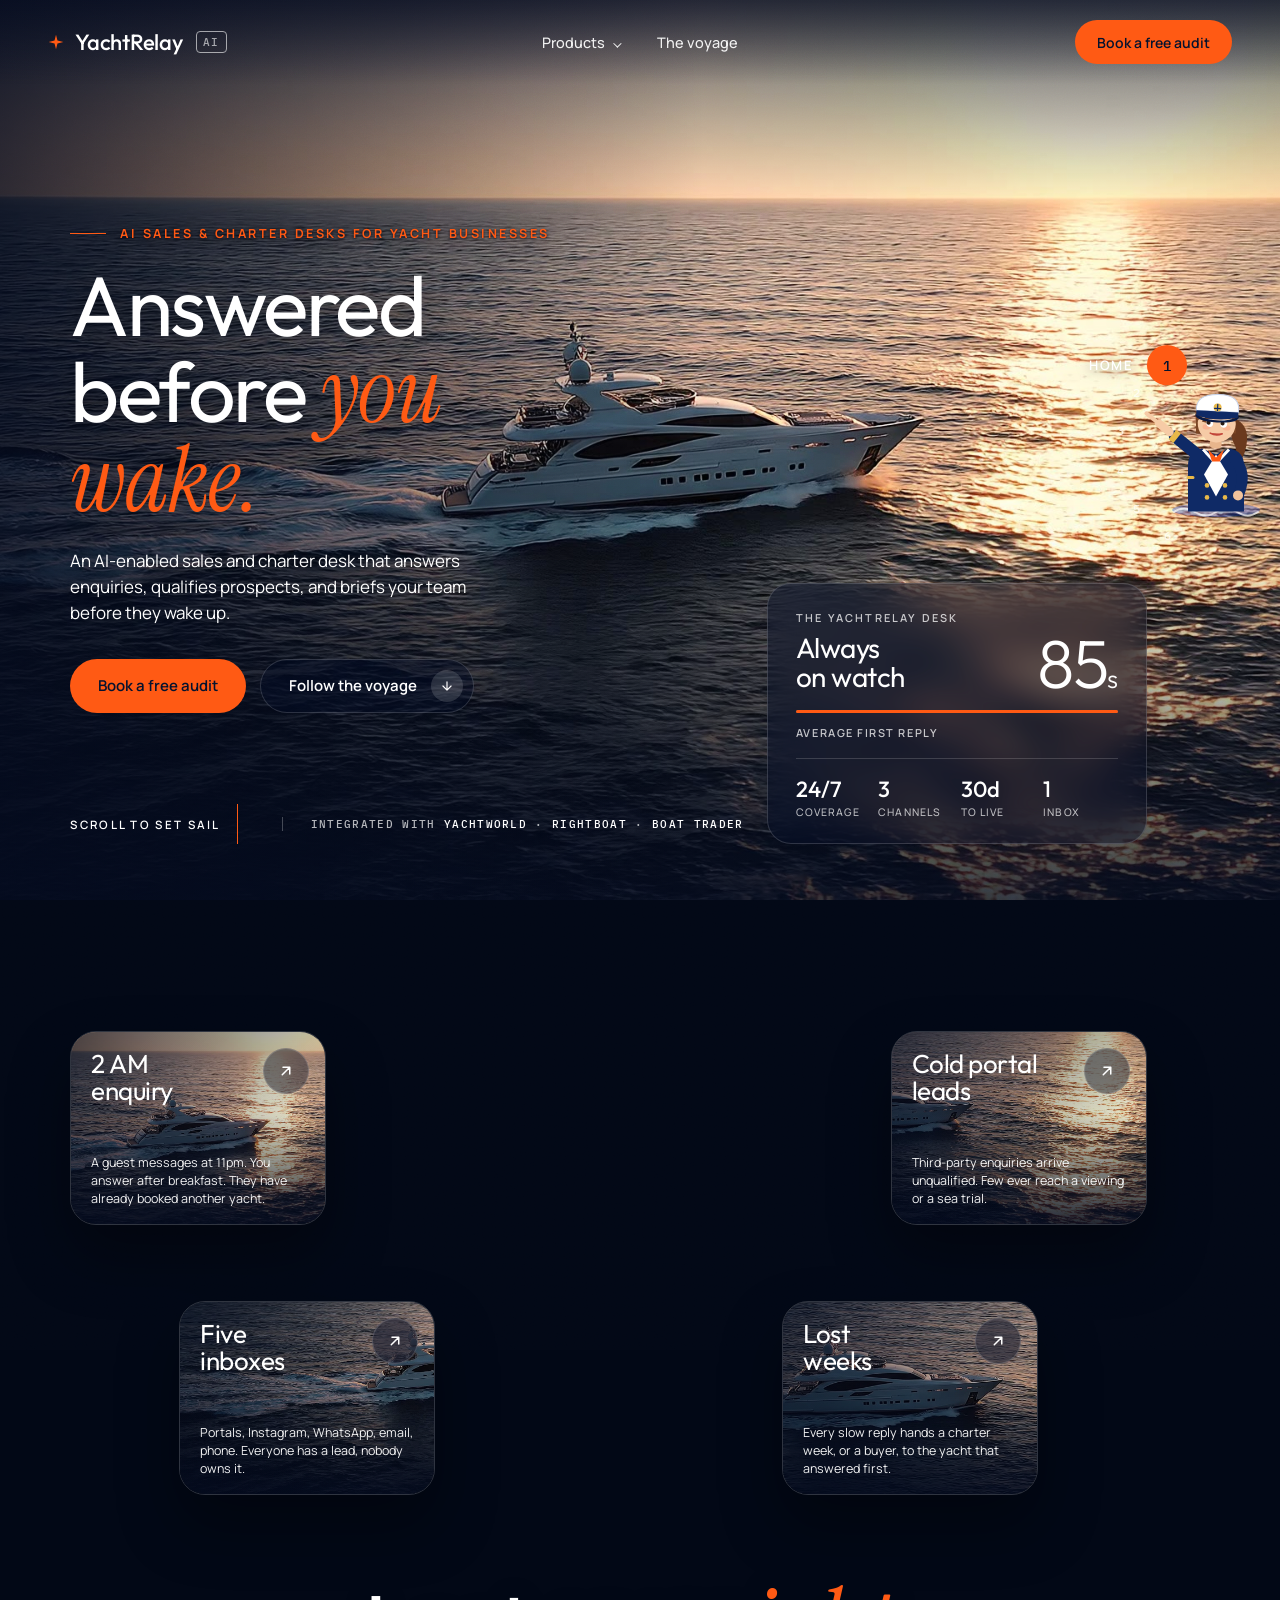
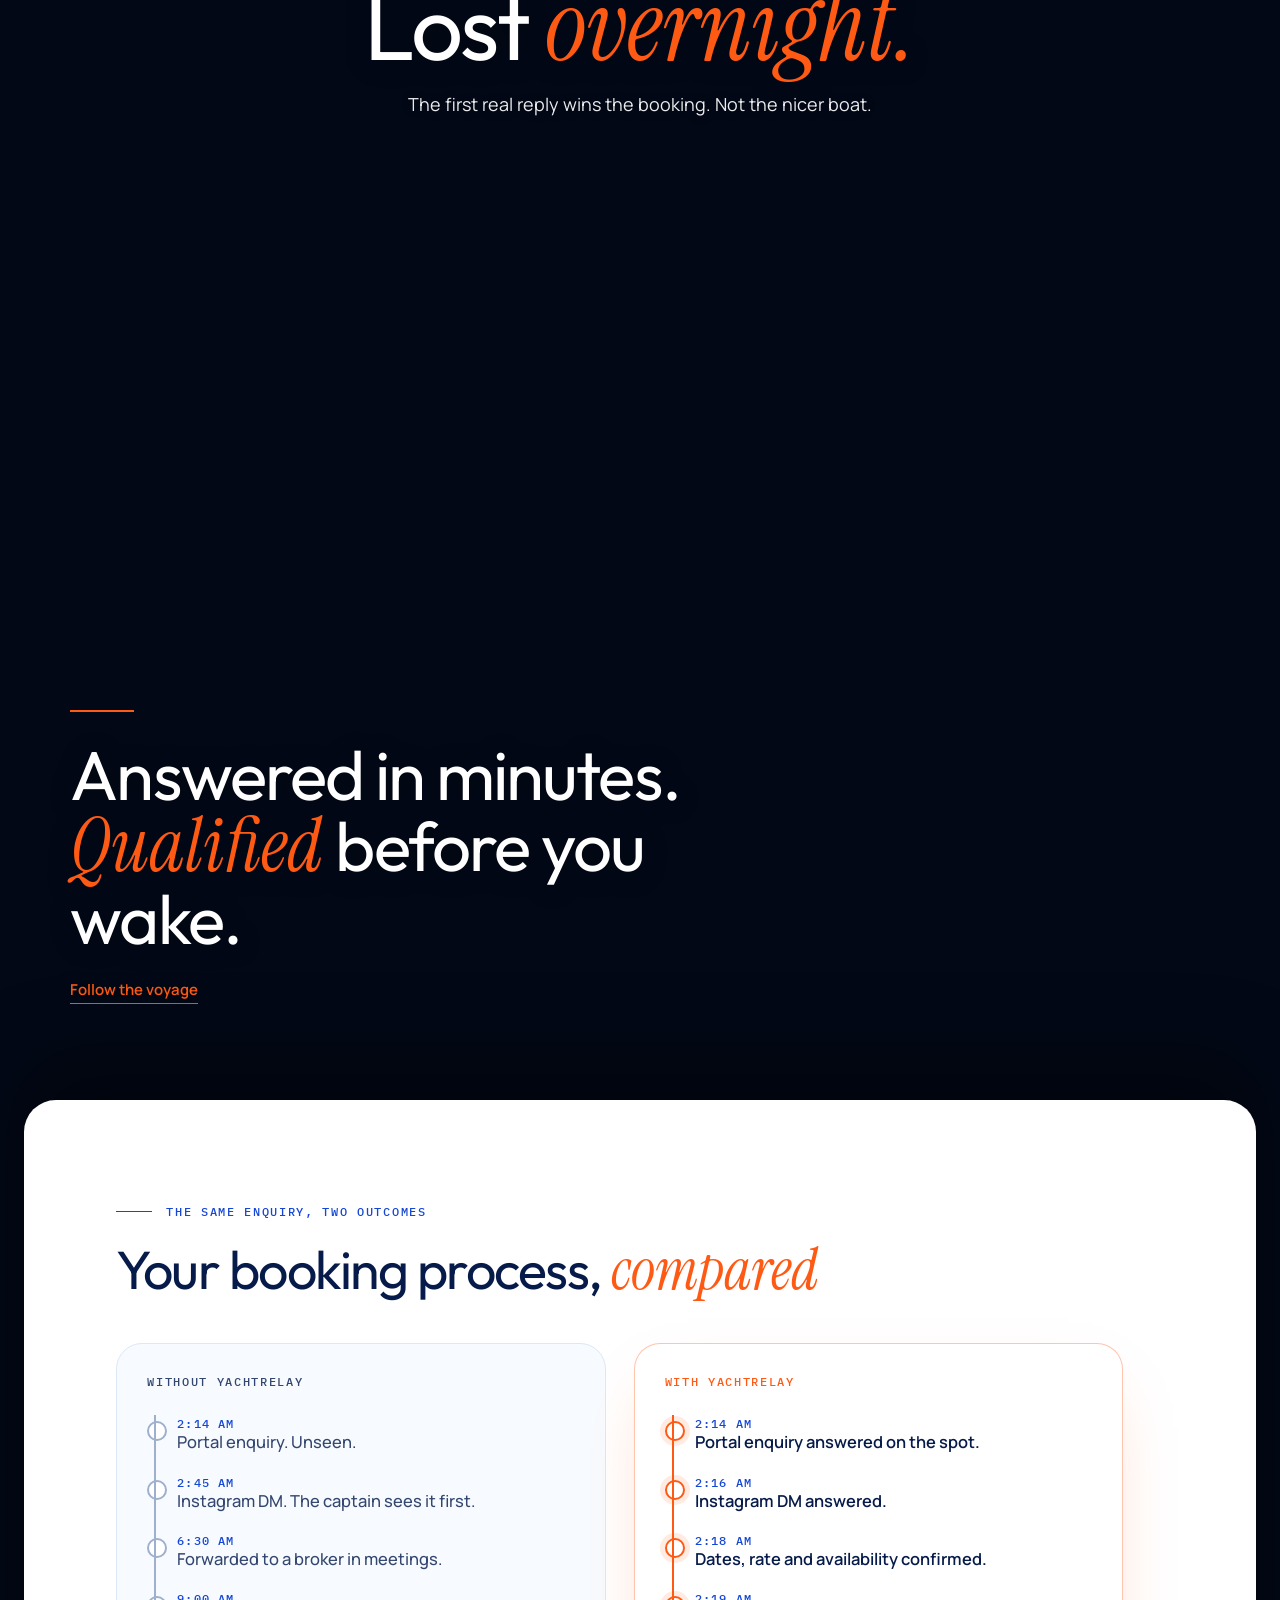
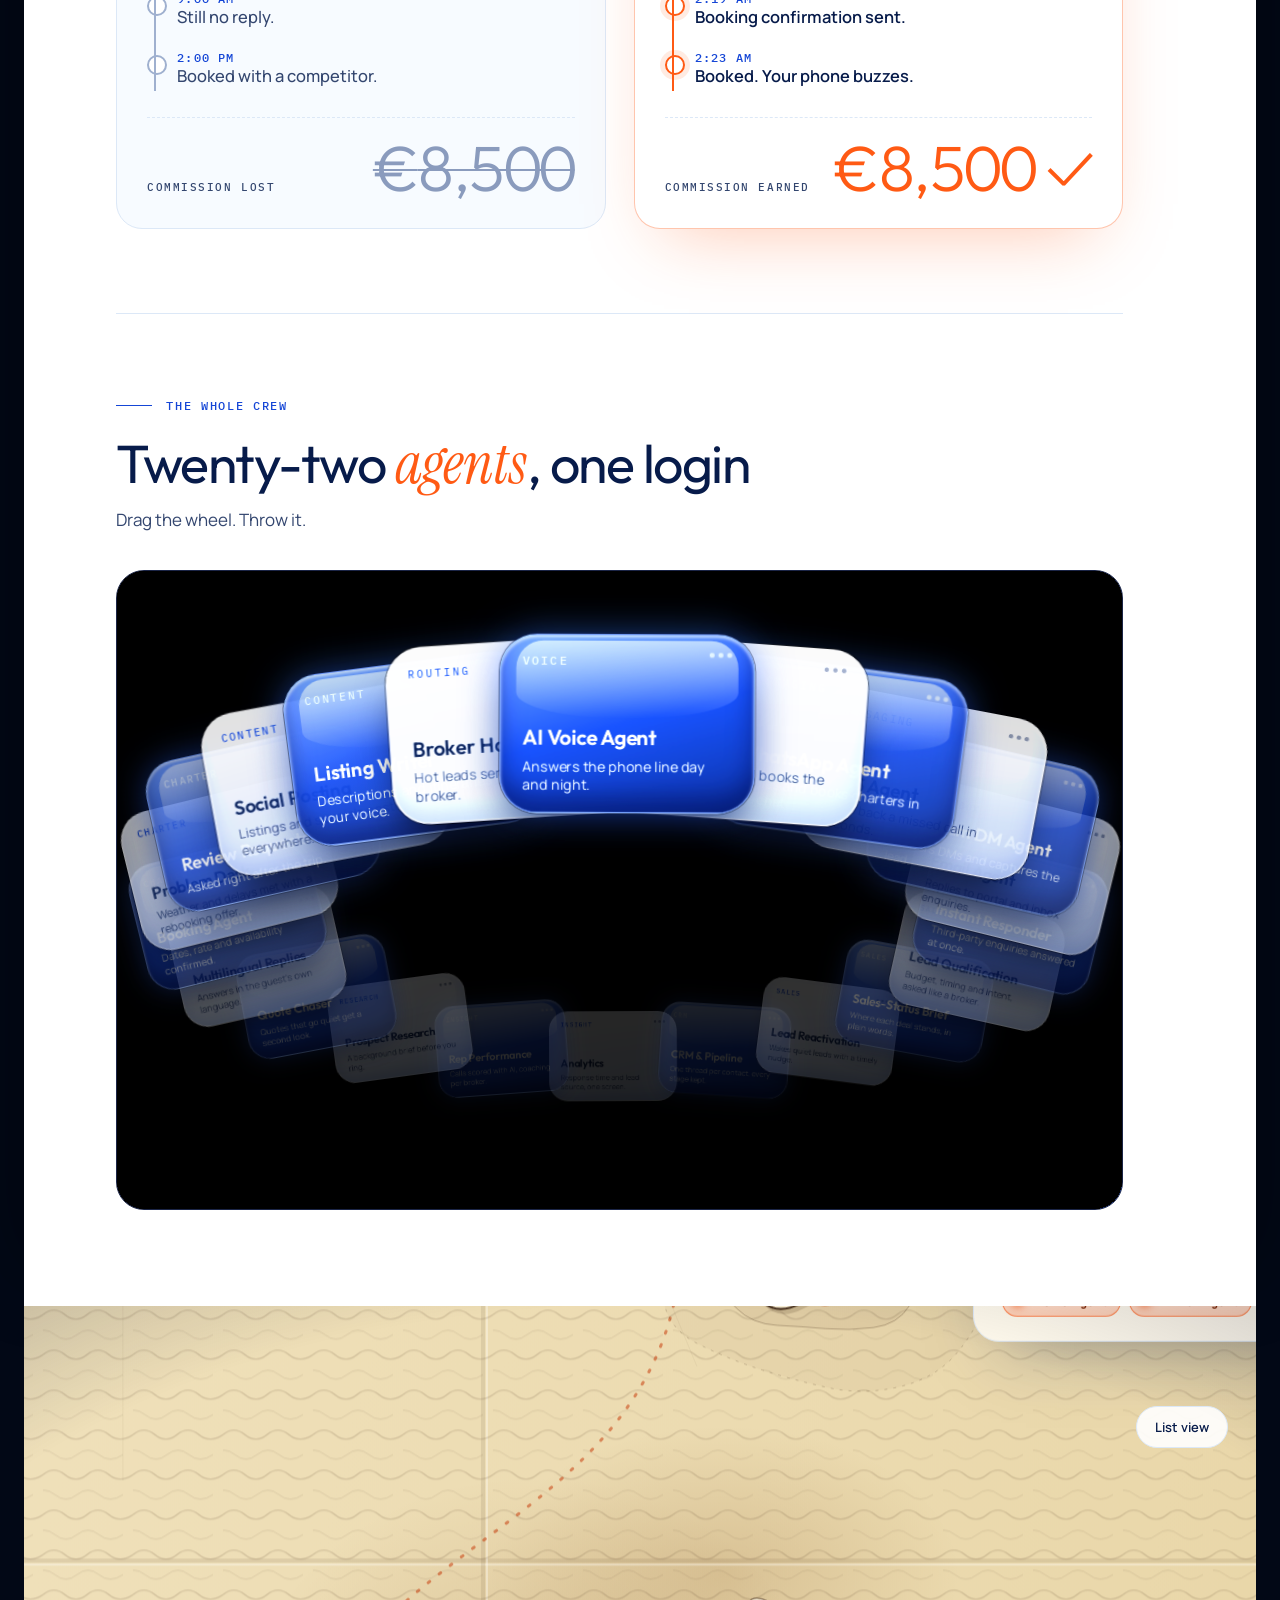
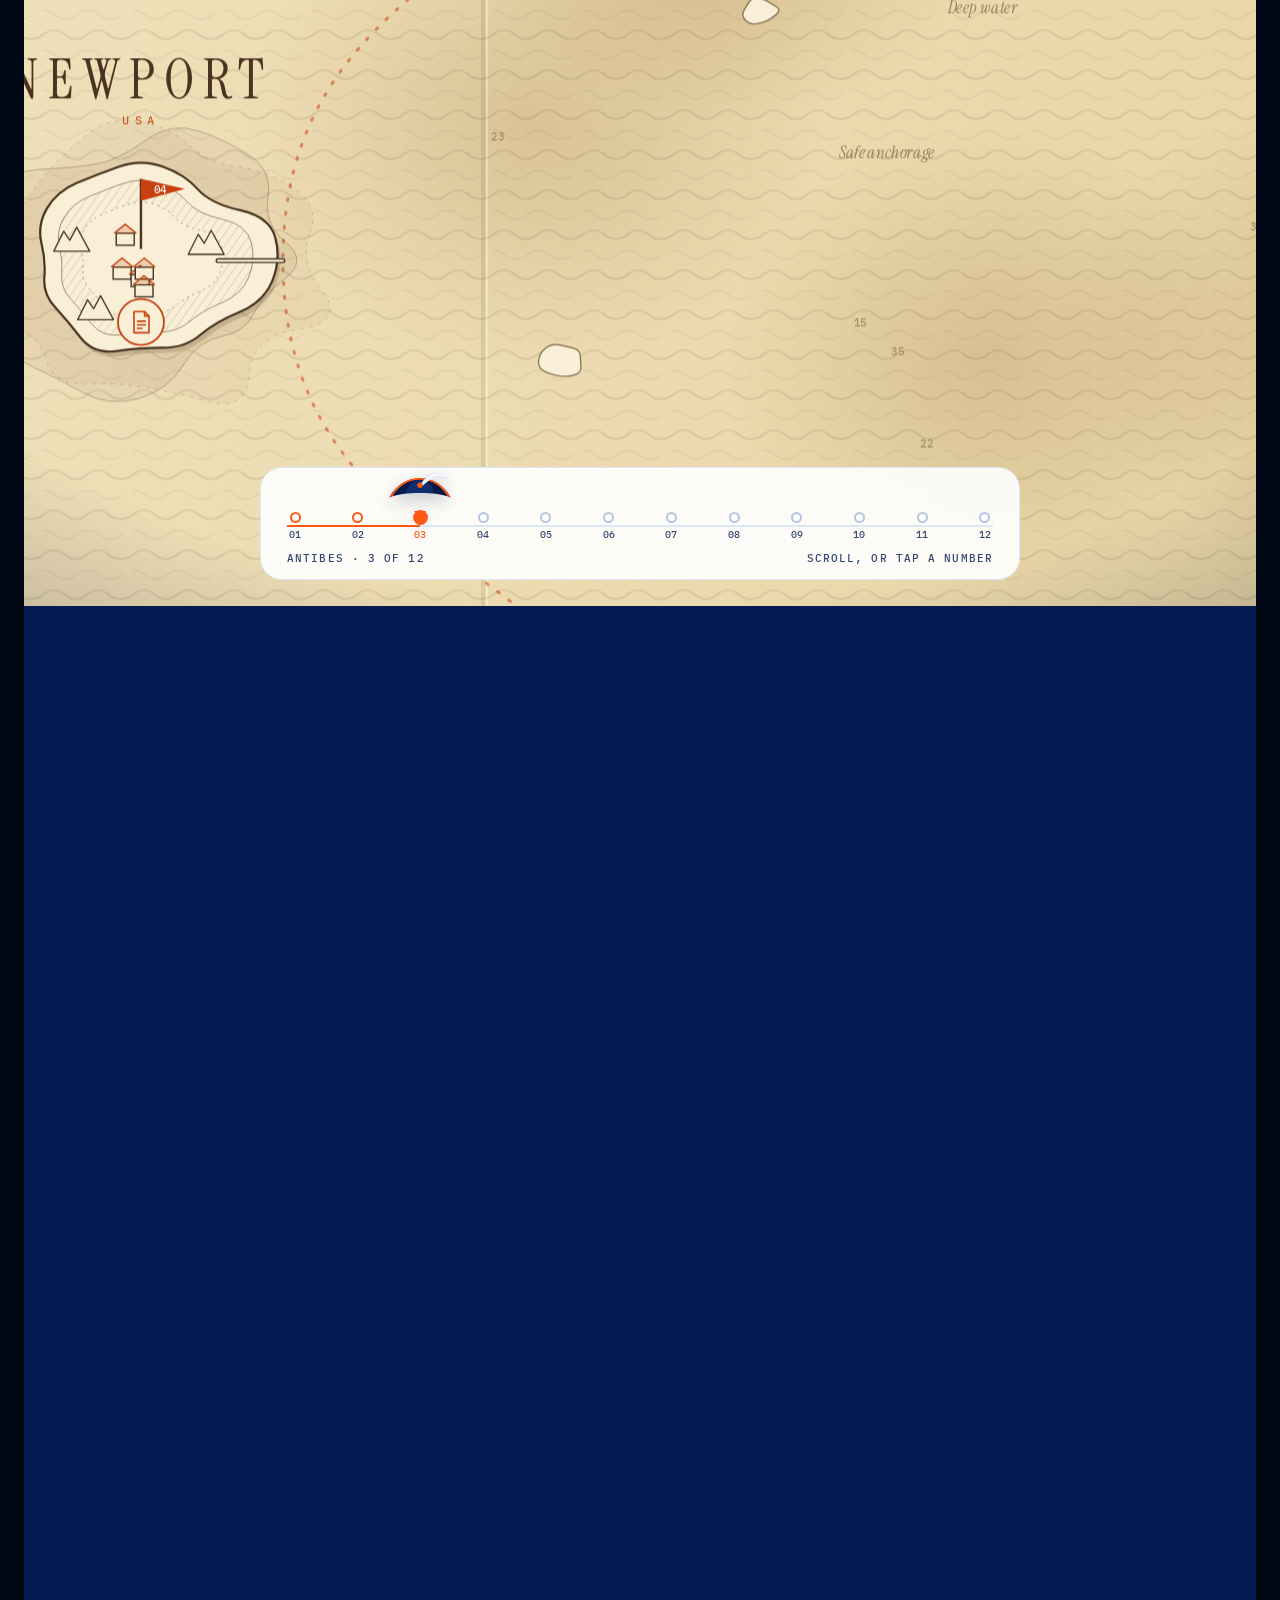
<file: index.html>
<!DOCTYPE html>
<html lang="en">
<head>
<meta charset="UTF-8">
<meta name="viewport" content="width=device-width, initial-scale=1">
<title>YachtRelay AI — AI Sales &amp; Charter Desks For Yacht Businesses</title>
<meta name="description" content="An AI-enabled sales and charter desk that answers enquiries, qualifies prospects, and briefs your team before they wake up. Built for yacht brokers, charter operators and management houses.">
<meta name="robots" content="index, follow">
<link rel="canonical" href="https://yachtrelayai.com/">
<meta property="og:type" content="website">
<meta property="og:title" content="YachtRelay AI — AI Sales &amp; Charter Desks For Yacht Businesses">
<meta property="og:description" content="An AI-enabled sales and charter desk that answers enquiries, qualifies prospects, and briefs your team before they wake up.">
<meta property="og:image" content="https://yachtrelayai.com/assets/voyage/yacht-poster.jpg">
<meta name="twitter:card" content="summary_large_image">
<link rel="icon" type="image/svg+xml" href="assets/img/favicon.svg">
<script type="application/ld+json">{"@context":"https://schema.org","@type":"Organization","name":"YachtRelay AI","url":"https://yachtrelayai.com/","email":"sovon@aimamoth.com","telephone":"+1-917-540-6222","sameAs":["https://www.linkedin.com/in/sovonshaik/"],"description":"AI sales and charter desks for yacht charter companies, brokerages and management houses."}</script>
<link rel="preconnect" href="https://fonts.googleapis.com">
<link rel="preconnect" href="https://fonts.gstatic.com" crossorigin>
<link href="https://fonts.googleapis.com/css2?family=Outfit:wght@300;400;500;600&family=Instrument+Serif:ital@0;1&family=Manrope:wght@400;500;600;700&family=IBM+Plex+Mono:wght@400;500&display=swap" rel="stylesheet">
<style>
:root{
  --accent:#FF5A14; --ink:#04122E; --white:#fff;
  --blue:#1546D6; --sheet-ink:#071B4A; --soft:#33466F; --hair:#DCE8F7; --paper:#F7FBFF;
  --display:'Outfit','Helvetica Neue',Arial,sans-serif;
  --serif:'Instrument Serif','Iowan Old Style',Georgia,serif;
  --sans:'Manrope','Helvetica Neue',Arial,sans-serif;
  --mono:'IBM Plex Mono',ui-monospace,Menlo,monospace;
  --mL:clamp(20px,5.5vw,80px); --mR:clamp(20px,10.4vw,150px);
  --glass:rgba(4,14,38,.42);
  --ease:cubic-bezier(.2,.7,.2,1);
}
*{box-sizing:border-box;margin:0;padding:0}
html{scroll-behavior:smooth;scroll-snap-type:y proximity;-webkit-text-size-adjust:100%}
body{background:#020816;color:var(--white);font-family:var(--sans);font-size:16px;line-height:1.55;overflow-x:hidden}
a{color:inherit;text-decoration:none}
img,video{display:block;max-width:100%}
button,input,select,textarea{font:inherit;color:inherit}
:focus-visible{outline:2px solid var(--accent);outline-offset:3px}
em{font-family:var(--serif);font-style:italic;font-weight:400;color:var(--accent);font-size:1.08em;letter-spacing:0}
.glass{background:var(--glass);-webkit-backdrop-filter:blur(18px) saturate(120%);backdrop-filter:blur(18px) saturate(120%);border:1px solid rgba(255,255,255,.16)}

/* ---------- the boat: fixed video + scrim + grain ---------- */
.bg{position:fixed;inset:0;z-index:0;background:#020816}
.bg video{position:absolute;inset:0;width:100%;height:100%;object-fit:cover;object-position:50% 50%}
.scrim{position:absolute;inset:0;pointer-events:none;background:
  linear-gradient(90deg,rgba(3,10,30,.78) 0,rgba(3,10,30,.35) 32%,transparent 55%),
  linear-gradient(0deg,rgba(3,10,30,.8) 0,transparent 38%),
  linear-gradient(180deg,rgba(3,10,30,.7) 0,transparent 22%)}
.grain{position:fixed;inset:-50%;z-index:1;pointer-events:none;opacity:.07;mix-blend-mode:overlay;background-image:url("data:image/svg+xml;utf8,<svg xmlns='http://www.w3.org/2000/svg' width='160' height='160'><filter id='n'><feTurbulence type='fractalNoise' baseFrequency='.9' numOctaves='2' stitchTiles='stitch'/></filter><rect width='100%' height='100%' filter='url(%23n)'/></svg>")}
.prog{position:fixed;left:0;top:0;height:2px;width:100%;z-index:40;background:var(--accent);transform:scaleX(0);transform-origin:left;pointer-events:none}
#water{position:fixed;inset:0;width:100%;height:100%;z-index:25;pointer-events:none}

/* ---------- header: a wordmark, three words, one button ---------- */
header{position:fixed;top:0;left:0;right:0;height:84px;padding:0 48px;z-index:30;display:flex;align-items:center;justify-content:space-between}
header::before{content:"";position:absolute;inset:0;z-index:-1;pointer-events:none;background:linear-gradient(rgba(3,10,30,.55),rgba(3,10,30,0));transition:opacity .35s}
header::after{content:"";position:absolute;left:0;right:0;bottom:0;height:1px;background:var(--hair);opacity:0;transition:opacity .35s}
.mark{display:flex;align-items:center;gap:11px;font:500 22px/1 var(--display);letter-spacing:-.01em}
.mark svg{width:16px;height:16px;color:var(--accent)}
.mark small{font:500 11px var(--mono);letter-spacing:.14em;opacity:.6;margin-left:2px;padding:3px 6px;border:1px solid currentColor;border-radius:4px}
.nav{position:absolute;left:50%;transform:translateX(-50%);display:flex;gap:38px;align-items:center}
.nav>a,.nav>.dd>button{position:relative;font:500 14.5px var(--sans);background:none;border:0;cursor:pointer;padding:8px 0;color:inherit;opacity:.92;transition:color .25s}
.nav>a::after,.nav>.dd>button::before{content:"";position:absolute;left:0;right:0;bottom:2px;height:1px;background:var(--accent);transform:scaleX(0);transform-origin:left;transition:transform .35s var(--ease)}
.nav>a:hover::after,.dd:hover>button::before,.dd:focus-within>button::before{transform:scaleX(1)}
.dd{position:relative}
.dd>button::after{content:"";display:inline-block;width:5px;height:5px;border-right:1.5px solid currentColor;border-bottom:1.5px solid currentColor;transform:rotate(45deg) translateY(-2px);margin-left:8px}
.menu{position:absolute;top:calc(100% + 12px);left:50%;transform:translate(-50%,8px);width:310px;border-radius:18px;padding:8px;background:#fff;color:var(--sheet-ink);box-shadow:0 30px 70px -20px rgba(7,27,74,.35);border:1px solid var(--hair);opacity:0;visibility:hidden;transition:.25s var(--ease)}
.dd:hover .menu,.dd:focus-within .menu{opacity:1;visibility:visible;transform:translate(-50%,0)}
.menu a{display:block;padding:13px 15px;border-radius:12px;transition:background .2s}
.menu a:hover{background:var(--paper)}
.menu b{display:block;font:600 14px var(--sans)}
.menu span{display:block;font-size:13px;color:var(--soft);margin-top:2px;line-height:1.4}
.cta{display:inline-flex;align-items:center;height:44px;padding:0 22px;border-radius:999px;background:var(--accent);color:var(--ink);font:600 14px var(--sans);transition:transform .25s var(--ease),box-shadow .25s}
.cta:hover{transform:translateY(-2px);box-shadow:0 14px 30px -12px rgba(255,90,20,.8)}
body.light header{color:var(--sheet-ink)}
body.light header::before{background:linear-gradient(#fff 55%,rgba(255,255,255,0))}
body.light header::after{opacity:1}

/* ---------- the helm: a tricorn that points at the section you are in ---------- */
.dial{position:fixed;right:20px;top:calc(50% - 130px);width:262px;height:260px;z-index:30;list-style:none;transition:opacity .4s}
body.in-voyage .dial{opacity:0;pointer-events:none}
.dial #vortex{position:absolute;left:0;top:0;width:262px;height:260px;pointer-events:none}
.dial .hub{position:absolute;left:218px;top:130px;width:84px;height:84px;margin:-42px 0 0 -42px;border-radius:50%;display:grid;place-items:center;transition:background .3s,border-color .3s}
.dial .hub svg{width:56px;height:32px;overflow:visible}
.dial .ring{position:absolute;left:218px;top:130px;width:200px;height:200px;margin:-100px 0 0 -100px;border-radius:50%;border:1px dashed rgba(255,255,255,.2);pointer-events:none}
.dial .needle{position:absolute;left:218px;top:130px;width:0;height:0;transition:transform .9s cubic-bezier(.3,1.35,.4,1)}
.dial .needle i{position:absolute;left:-92px;top:-1px;width:46px;height:2px;background:linear-gradient(270deg,var(--accent),rgba(255,90,20,0))}
.dial .needle i::before{content:"";position:absolute;left:-7px;top:-5px;border:6px solid transparent;border-right:10px solid var(--accent);border-left:0}
.dial li{position:absolute;left:218px;top:130px;width:0;height:0;transform:rotate(var(--p)) translateX(-98px) rotate(calc(var(--p) * -1))}
.dial li a{position:absolute;left:0;top:0;transform:translate(-50%,-50%);display:flex;align-items:center;justify-content:center;width:34px;height:34px;border-radius:50%;font:500 12px var(--mono);color:rgba(255,255,255,.66);transition:color .3s,background .3s,transform .5s var(--ease)}
.dial li a:hover{color:#fff}
.dial li a.on{color:var(--ink);background:var(--accent);transform:translate(-50%,-50%) scale(1.18)}
.dial li a span{position:absolute;right:calc(100% + 12px);top:50%;transform:translate(8px,-50%);font:600 11px var(--sans);letter-spacing:.14em;text-transform:uppercase;color:#fff;white-space:nowrap;opacity:0;transition:.4s var(--ease);text-shadow:0 1px 10px rgba(0,0,0,.5)}
.dial li a.on span{opacity:1;transform:translate(0,-50%)}
body.light .dial #vortex{position:absolute;left:0;top:0;width:262px;height:260px;pointer-events:none}
.dial .hub{background:rgba(255,255,255,.96);border-color:var(--hair);-webkit-backdrop-filter:none;backdrop-filter:none;box-shadow:0 10px 30px rgba(7,27,74,.12)}
body.light .dial .ring{border-color:rgba(7,27,74,.14)}
body.light .dial li a{color:rgba(7,27,74,.5)}
body.light .dial li a.on{color:#fff}
body.light .dial li a span{color:var(--sheet-ink);text-shadow:none}

/* ---------- screens over the video ---------- */
.screen{position:relative;z-index:10;height:100vh;min-height:760px;scroll-snap-align:start}
.abs{position:absolute}
.eyebrow{display:flex;align-items:center;gap:14px;color:var(--accent);text-shadow:0 0 18px rgba(3,10,30,.95),0 1px 3px rgba(3,10,30,.9);font:700 12.5px var(--sans);letter-spacing:.2em;text-transform:uppercase;margin-bottom:22px}
.eyebrow::before{content:"";width:36px;height:1px;background:currentColor;flex-shrink:0}
h1,h2{font-family:var(--display);font-weight:400;text-shadow:0 2px 24px rgba(0,0,0,.35)}
h1{font-size:clamp(50px,min(6.6vw,10vh),92px);line-height:.98;letter-spacing:-.03em}
h2{font-size:clamp(42px,5vw,74px);line-height:1;letter-spacing:-.028em}
.lede{font-size:17px;opacity:.92;max-width:430px;margin-top:22px;text-shadow:0 1px 14px rgba(0,0,0,.4)}
.btns{display:flex;flex-wrap:wrap;gap:14px;margin-top:32px}
.pill{display:inline-flex;align-items:center;gap:14px;height:54px;padding:0 28px;border-radius:999px;font:600 15px var(--sans);transition:transform .25s var(--ease),filter .25s}
.pill:hover{transform:translateY(-2px)}
.pill.solid{background:var(--accent);color:var(--ink)}
.pill.solid:hover{filter:brightness(1.08)}
.pill.ghost{padding:0 10px 0 28px}
.pill .c{width:32px;height:32px;border-radius:50%;background:rgba(255,255,255,.14);display:grid;place-items:center}
.pill .c svg{width:14px;height:14px}
.integr{margin:0 0 0 28px;padding-left:28px;border-left:1px solid rgba(255,255,255,.25);font:500 11px var(--mono);letter-spacing:.12em;text-transform:uppercase;color:rgba(255,255,255,.7)}
.integr b{color:#fff;font-weight:500}

/* 01 hero */
.hero-copy{left:var(--mL);top:clamp(150px,25vh,230px);width:min(560px,80vw)}
.card-stat{right:var(--mR);bottom:56px;width:380px;border-radius:24px;padding:26px 28px 24px}
.card-stat .lab{font:600 11px var(--sans);letter-spacing:.2em;text-transform:uppercase;opacity:.75}
.card-stat .row{display:flex;justify-content:space-between;align-items:flex-start;margin:8px 0 16px}
.card-stat .nm{font:400 28px/1.05 var(--display);letter-spacing:-.02em}
.card-stat .big{font:300 68px/.9 var(--display);letter-spacing:-.04em}
.card-stat .big small{font-size:26px;letter-spacing:0}
.track{height:3px;border-radius:3px;background:rgba(255,255,255,.18);overflow:hidden}
.track i{display:block;height:100%;width:100%;background:var(--accent);transform-origin:left;animation:fill 2.4s .9s var(--ease) both}
@keyframes fill{from{transform:scaleX(0)}}
.card-stat .sub{font:600 11px var(--sans);letter-spacing:.14em;text-transform:uppercase;opacity:.75;margin:12px 0 18px}
.stats{display:grid;grid-template-columns:repeat(4,1fr);gap:8px;border-top:1px solid rgba(255,255,255,.16);padding-top:16px}
.stats b{display:block;font:500 22px var(--display)}
.stats span{display:block;font:500 10.5px var(--sans);letter-spacing:.1em;text-transform:uppercase;opacity:.7;margin-top:2px}
.cue{left:var(--mL);bottom:56px;display:flex;align-items:center;gap:16px;font:600 11.5px var(--sans);letter-spacing:.2em;text-transform:uppercase}
.cue i{display:block;width:1px;height:40px;background:rgba(255,255,255,.25);position:relative;overflow:hidden}
.cue i::after{content:"";position:absolute;left:0;top:0;width:1px;height:100%;background:var(--accent);animation:drip 2.2s var(--ease) infinite}
@keyframes drip{0%{transform:translateY(-100%)}60%{transform:translateY(0)}100%{transform:translateY(100%)}}

/* 02 cost */
.fcard{width:clamp(220px,20vw,290px);aspect-ratio:29/22;border-radius:26px;overflow:hidden;border:1px solid rgba(255,255,255,.18);box-shadow:0 30px 60px rgba(0,0,0,.35);display:block}
.fcard img{position:absolute;inset:0;width:100%;height:100%;object-fit:cover;transition:transform .6s var(--ease)}
.fcard:hover img{transform:scale(1.06)}
.fcard::before{content:"";position:absolute;inset:0;z-index:1;background:linear-gradient(135deg,rgba(3,10,30,.72),rgba(3,10,30,.1) 70%),linear-gradient(0deg,rgba(3,10,30,.85),transparent 58%)}
.fcard .t{position:absolute;z-index:2;left:20px;top:18px;font:400 26px/1.05 var(--display);letter-spacing:-.02em}
.fcard .cap{position:absolute;z-index:2;left:20px;right:20px;bottom:16px;font-size:12.5px;line-height:1.42;opacity:.94}
.fcard .ar{position:absolute;z-index:2;right:16px;top:16px;width:46px;height:46px;border-radius:50%;display:grid;place-items:center}
.fcard .ar svg{width:18px;height:18px}
.c1{left:var(--mL);top:14.5%}.c2{left:calc(var(--mL) + 8.5vw);top:44.5%}
.c3{right:var(--mR);top:14.5%}.c4{right:calc(var(--mR) + 8.5vw);top:44.5%}
.mid{left:0;right:0;margin:0 auto;bottom:9%;width:min(900px,86vw);text-align:center}
.mid h2{font-size:clamp(60px,7.2vw,104px);line-height:.95}
.mid p{margin:18px auto 0;max-width:520px;font-size:18px;opacity:.92;text-shadow:0 1px 14px rgba(0,0,0,.4)}

/* 03 the reply */
.s3l{left:var(--mL);bottom:96px;width:min(780px,58vw)}
.s3l h2{font-size:clamp(46px,5.4vw,80px)}
.line{display:block;width:64px;height:2px;background:var(--accent);margin-bottom:28px;transform-origin:left}
.alink{display:inline-block;margin-top:26px;color:var(--accent);font:600 15px var(--sans);text-shadow:0 1px 14px rgba(3,10,30,.9);border-bottom:1px solid currentColor;padding-bottom:3px}
.alink:hover{filter:brightness(1.15)}

/* ---------- light sheets ---------- */
.sheet{position:relative;z-index:10;margin:0 24px;background:#fff;color:var(--sheet-ink);box-shadow:0 -40px 80px rgba(0,0,0,.4)}
.sheet.a{border-radius:32px 32px 0 0;padding:104px clamp(24px,10.4vw,150px) 96px clamp(24px,7.2vw,104px);scroll-snap-align:start}
.sheet.b{padding:96px clamp(24px,10.4vw,150px) 40px clamp(24px,7.2vw,104px);box-shadow:none}
.sheet h2{text-shadow:none;font-size:clamp(36px,4.2vw,60px)}
.sheet .eyebrow{text-shadow:none;color:var(--blue);font:500 12px var(--mono);letter-spacing:.14em}
.sheet .eyebrow::before{background:var(--blue)}
.blk{padding:84px 0;border-top:1px solid var(--hair)}
.blk.first{border-top:0;padding-top:0}.blk.last{padding-bottom:0}
.sheet .sub{margin-top:14px;font-size:17px;color:var(--soft);max-width:520px}
[data-r]{opacity:0;transform:translateY(46px);transition:opacity .9s var(--ease),transform 1s var(--ease);transition-delay:var(--d,0s)}
[data-r].in{opacity:1;transform:none}

/* compare */
.cmp{display:grid;grid-template-columns:1fr 1fr;gap:28px;margin-top:44px}
.lane{position:relative;border-radius:26px;padding:30px 30px 28px;border:1px solid var(--hair);background:var(--paper);overflow:hidden}
.lane.win{background:#fff;border-color:rgba(255,90,20,.35);box-shadow:0 30px 70px -30px rgba(255,90,20,.35)}
.lane h3{font:500 12px var(--mono);letter-spacing:.14em;text-transform:uppercase;color:var(--soft);margin-bottom:18px}
.lane.win h3{color:var(--accent)}
.stops{position:relative;padding-left:30px}
.stops::before{content:"";position:absolute;left:7px;top:8px;bottom:8px;width:2px;background:var(--hair)}
.stops::after{content:"";position:absolute;left:7px;top:8px;bottom:8px;width:2px;background:var(--accent);transform-origin:top;transform:scaleY(0);transition:transform 2.2s var(--ease) .3s}
.lane:not(.win) .stops::after{background:#9fb0cf;transition-duration:3.4s}
.lane.in .stops::after{transform:scaleY(1)}
.stop{position:relative;padding:9px 0 13px;opacity:0;transform:translateX(-14px);transition:opacity .6s var(--ease),transform .7s var(--ease);transition-delay:calc(.25s + var(--k) * .28s)}
.lane.in .stop{opacity:1;transform:none}
.stop::before{content:"";position:absolute;left:-30px;top:14px;width:16px;height:16px;border-radius:50%;background:#fff;border:2px solid #9fb0cf}
.lane.win .stop::before{border-color:var(--accent);box-shadow:0 0 0 5px rgba(255,90,20,.12)}
.stop time{display:block;font:500 12px var(--mono);letter-spacing:.1em;color:var(--blue)}
.stop p{font-size:16.5px;font-weight:600;line-height:1.3}
.lane:not(.win) .stop p{color:var(--soft);font-weight:500}
.tot{margin-top:18px;padding-top:18px;border-top:1px dashed var(--hair);display:flex;align-items:baseline;justify-content:space-between;gap:12px}
.tot small{font:500 11px var(--mono);letter-spacing:.14em;text-transform:uppercase;color:var(--soft)}
.tot b{font:300 clamp(46px,5vw,72px)/1 var(--display);letter-spacing:-.04em;font-variant-numeric:tabular-nums}
.lane:not(.win) .tot b{color:#8a9bbd;text-decoration:line-through;text-decoration-thickness:2px}
.lane.win .tot b{color:var(--accent)}

/* agent wheel */
.roll{position:relative;isolation:isolate;margin-top:36px;height:clamp(460px,58vw,640px);border-radius:28px;overflow:hidden;background:linear-gradient(135deg,#05070C,#0A1230 60%,#123A9E);border:1px solid #1b2547;cursor:grab;touch-action:pan-y;user-select:none;-webkit-user-select:none}
.roll .mesh{position:absolute;inset:0;width:100%;height:100%;z-index:-1;display:block}
.roll.drag{cursor:grabbing}
.rc{position:absolute;left:50%;top:50%;width:clamp(150px,19vw,232px);aspect-ratio:1.42;padding:16px 20px;border-radius:34px;overflow:hidden;background:linear-gradient(165deg,#FFFFFF 0,#E7EEFB 55%,#C9D8F2 100%);border:1px solid rgba(255,255,255,.75);box-shadow:inset 0 2px 3px rgba(255,255,255,.95),inset 0 -12px 20px rgba(110,140,205,.38),0 26px 44px -16px rgba(0,0,0,.9),0 0 0 1px rgba(0,0,0,.55);color:var(--sheet-ink);display:flex;flex-direction:column;justify-content:space-between;will-change:transform,opacity,filter}
.rc::before{content:"";position:absolute;left:6%;right:6%;top:3%;height:44%;border-radius:30px 30px 60% 60%/30px 30px 40% 40%;background:linear-gradient(180deg,rgba(255,255,255,.75),rgba(255,255,255,0));pointer-events:none}
.rc::after{content:"";position:absolute;right:18px;top:15px;width:24px;height:6px;background:radial-gradient(circle,currentColor 2px,transparent 2.6px) 0 0/8px 6px;opacity:.45}
.rc small{position:relative;font:500 10.5px var(--mono);letter-spacing:.12em;text-transform:uppercase;color:var(--blue)}
.rc div{position:relative}
.rc b{display:block;font:600 clamp(15px,1.5vw,19px)/1.15 var(--display);letter-spacing:-.01em}
.rc span{display:block;margin-top:6px;font-size:clamp(11.5px,1vw,13px);line-height:1.35;color:var(--soft)}
.rc:nth-child(even){background:linear-gradient(165deg,#6C9BFF 0,#1546D6 50%,#0A2A8A 100%);border-color:rgba(160,195,255,.55);color:#fff;box-shadow:inset 0 2px 3px rgba(255,255,255,.55),inset 0 -14px 22px rgba(0,10,70,.55),0 0 34px rgba(40,100,255,.5),0 26px 44px -16px rgba(0,0,0,.9),0 0 0 1px rgba(0,0,0,.55)}
.rc:nth-child(even)::before{background:linear-gradient(180deg,rgba(255,255,255,.5),rgba(255,255,255,0))}
.rc:nth-child(even) small{color:#CFE0FF}.rc:nth-child(even) span{color:#DCE8FF}

/* ---------- THE VOYAGE (sea chart) ---------- */
.voyage{position:relative;z-index:10;margin:0 24px;background:#041B52}
#voyage .runway{position:relative}
#voyage .stage{position:sticky;top:0;height:100vh;overflow:hidden;background:radial-gradient(120% 90% at 50% 30%,#1357D8 0,#0A3290 42%,#041B52 100%)}
#voyage .vgrid{position:absolute;inset:0;pointer-events:none;opacity:.5;background-image:url("data:image/svg+xml,%3Csvg xmlns='http://www.w3.org/2000/svg' width='180' height='60'%3E%3Cpath d='M0 20q15-12 30 0t30 0 30 0 30 0 30 0 30 0' fill='none' stroke='white' stroke-opacity='.16' stroke-width='1.3'/%3E%3Cpath d='M-15 50q15-12 30 0t30 0 30 0 30 0 30 0 30 0 30 0' fill='none' stroke='white' stroke-opacity='.09' stroke-width='1'/%3E%3C/svg%3E");background-size:180px 60px;animation:vsea 38s linear infinite}
#voyage .clouds{position:absolute;inset:-10%;pointer-events:none;opacity:.10}
#voyage .clouds i{position:absolute;display:block;width:420px;height:120px;border-radius:50%;background:radial-gradient(closest-side,rgba(255,255,255,.95),rgba(255,255,255,0));filter:blur(6px)}
#voyage .vignette{position:absolute;inset:0;pointer-events:none;background:radial-gradient(130% 100% at 50% 50%,transparent 50%,rgba(0,6,30,.55) 100%)}
#voyage .world{position:absolute;left:0;top:0;transform-origin:0 0;will-change:transform}
#voyage .world svg{display:block;overflow:visible}
#voyage .pc{position:absolute;width:440px;padding:26px 28px 24px;border-radius:26px;background:rgba(255,251,240,.95);-webkit-backdrop-filter:blur(14px);backdrop-filter:blur(14px);border:1px solid var(--hair);color:var(--sheet-ink);box-shadow:0 30px 70px -28px rgba(7,27,74,.35);opacity:var(--v,0);transform:translateY(calc((1 - var(--v,0)) * 30px)) scale(calc(.96 + .04 * var(--v,0)));pointer-events:none}
#voyage .pc.on{pointer-events:auto}
#voyage .pc .k{display:flex;align-items:center;gap:10px;font:500 11px var(--mono);letter-spacing:.12em;text-transform:uppercase;color:var(--blue);margin-bottom:10px;padding-right:56px}
#voyage .pc .k::before{content:"";width:22px;height:1px;background:var(--blue);flex-shrink:0}
#voyage .pc h3{font:italic 400 clamp(32px,2.6vw,40px)/1.04 var(--serif);color:var(--accent);max-width:15ch}
#voyage .pc p{font-size:15.5px;color:var(--soft);margin-top:12px}
#voyage .pc ul{list-style:none;margin-top:14px;display:grid;gap:8px}
#voyage .pc li{display:flex;gap:10px;font-size:14.5px;font-weight:600}
#voyage .pc li::before{content:"";flex-shrink:0;width:7px;height:7px;margin-top:8px;border-radius:50%;background:var(--accent)}
#voyage .pc .glow{display:flex;flex-wrap:wrap;gap:8px;margin-top:16px}
#voyage .pc .glow span{position:relative;font:700 11.5px var(--sans);letter-spacing:.02em;padding:7px 13px 7px 26px;border-radius:999px;color:#7A2200;background:linear-gradient(180deg,#FFE9DC,#FFD2B8);border:1px solid rgba(255,90,20,.7);animation:vglow 2.6s ease-in-out infinite}
#voyage .pc .glow span::before{content:"";position:absolute;left:11px;top:50%;width:7px;height:7px;margin-top:-3.5px;border-radius:50%;background:var(--accent);box-shadow:0 0 8px 2px rgba(255,90,20,.9)}
#voyage .pc .glow span:nth-child(2){animation-delay:.5s}#voyage .pc .glow span:nth-child(3){animation-delay:1s}#voyage .pc .glow span:nth-child(4){animation-delay:1.5s}
#voyage .manifest .glow{display:flex;flex-wrap:wrap;gap:8px;margin-top:12px}#voyage .manifest .glow span{font:700 11.5px var(--sans);padding:6px 12px;border-radius:999px;color:#7A2200;background:#FFE9DC;border:1px solid rgba(255,90,20,.6)}
#voyage .dock .glow span{position:relative;font:700 11px var(--sans);padding:6px 12px 6px 24px;border-radius:999px;color:#7A2200;background:linear-gradient(180deg,#FFE9DC,#FFD2B8);border:1px solid rgba(255,90,20,.7);animation:vglow 2.6s ease-in-out infinite}
#voyage .dock .glow span::before{content:"";position:absolute;left:10px;top:50%;width:6px;height:6px;margin-top:-3px;border-radius:50%;background:var(--accent);box-shadow:0 0 8px 2px rgba(255,90,20,.9)}
#voyage .dock .glow{display:flex;flex-wrap:wrap;gap:7px;margin-top:12px}
#voyage .dock .glow:empty{display:none}
#voyage .dock .go[hidden]{display:none}
#voyage .dock .go{display:inline-block;margin-top:12px;font:700 14px var(--sans);color:var(--accent);border-bottom:2px solid var(--accent);padding-bottom:2px}
#voyage .pc .tags{display:flex;flex-wrap:wrap;gap:7px;margin-top:14px}
#voyage .pc .tags span{font:600 11px var(--sans);padding:6px 11px;border-radius:999px;border:1px solid var(--hair);background:#fff;color:var(--soft)}
#voyage .pc .go{display:inline-block;margin-top:16px;font:700 14px var(--sans);color:var(--accent);border-bottom:2px solid var(--accent);padding-bottom:3px}
#voyage .pc.intro h3{font-size:clamp(46px,4vw,62px);max-width:none}
#voyage .pc.final .cta2{display:inline-flex;margin-top:20px;height:52px;align-items:center;padding:0 26px;border-radius:999px;background:var(--accent);color:var(--ink);font:600 15px var(--sans);transition:transform .25s var(--ease),box-shadow .25s}
#voyage .pc.final .cta2:hover{transform:translateY(-2px);box-shadow:0 16px 34px -12px rgba(255,90,20,.7)}
#voyage .medal{position:absolute;right:22px;top:22px;width:48px;height:48px;border-radius:50%;display:grid;place-items:center;border:1.5px solid var(--accent);color:var(--accent);background:#fff}
#voyage .medal svg{width:24px;height:24px}
#voyage .listbtn{position:absolute;right:28px;top:100px;z-index:5;font:600 13px var(--sans);padding:11px 18px;border-radius:999px;border:1px solid var(--hair);background:rgba(255,255,255,.9);color:var(--sheet-ink);cursor:pointer;transition:border-color .2s,color .2s}
#voyage .listbtn:hover{border-color:var(--accent);color:var(--accent)}
#voyage .log{position:absolute;left:50%;bottom:26px;transform:translateX(-50%);width:min(760px,88%);z-index:5;padding:44px 26px 14px;border-radius:22px;background:rgba(255,255,255,.9);border:1px solid var(--hair);-webkit-backdrop-filter:blur(12px);backdrop-filter:blur(12px);color:var(--sheet-ink)}
#voyage .ticks{position:relative;display:flex;justify-content:space-between;align-items:flex-end}
#voyage .ticks::before{content:"";position:absolute;left:0;right:0;bottom:14px;height:2px;background:var(--hair)}
#voyage .fillbar{position:absolute;left:0;bottom:14px;height:2px;background:var(--accent);width:0;transition:width .5s var(--ease)}
#voyage .tk{position:relative;z-index:1;display:flex;flex-direction:column;align-items:center;gap:5px;padding:0 2px;background:none;border:0;cursor:pointer}
#voyage .tk i{display:block;width:11px;height:11px;border-radius:50%;background:#fff;border:2px solid #b6c4e2;transition:.35s var(--ease)}
#voyage .tk b{font:500 10px var(--mono);color:var(--soft);transition:color .3s}
#voyage .tk.past i{border-color:var(--accent)}
#voyage .tk.on i{background:var(--accent);border-color:var(--accent);transform:scale(1.35)}
#voyage .tk.on b{color:var(--accent)}
#voyage .hat{position:absolute;top:-40px;width:64px;height:38px;margin-left:-32px;transition:left .6s cubic-bezier(.3,1.3,.4,1);pointer-events:none;filter:drop-shadow(0 6px 8px rgba(7,27,74,.25))}
#voyage .hat::after{content:"";position:absolute;left:50%;bottom:-9px;margin-left:-6px;border:6px solid transparent;border-top:8px solid var(--accent);border-bottom:0}
#voyage .hat svg{display:block;width:100%;height:100%;overflow:visible}
#voyage .now{display:flex;justify-content:space-between;margin-top:10px;font:500 11px var(--mono);letter-spacing:.1em;text-transform:uppercase;color:var(--soft)}
#voyage .dock{display:none}
#voyage .manifest{display:none;padding:110px clamp(20px,6vw,80px) 70px;background:#fff;color:var(--sheet-ink)}
#voyage .manifest h2{text-shadow:none;margin-bottom:34px}
#voyage .manifest ol{list-style:none;display:grid;gap:16px;max-width:860px}
#voyage .manifest li{border:1px solid var(--hair);border-radius:20px;padding:22px 26px;background:var(--paper)}
#voyage .manifest li h3{font:italic 400 32px/1.05 var(--serif);color:var(--accent)}
#voyage .manifest li small{display:block;font:500 11px var(--mono);letter-spacing:.12em;text-transform:uppercase;color:var(--blue);margin-bottom:6px}
#voyage.flat .runway{display:none}
#voyage.flat .manifest{display:block}

/* ---------- the well: enquiries drawn to one desk ---------- */
.well{position:relative;min-height:clamp(540px,66vh,680px);border-radius:28px;overflow:hidden;background:radial-gradient(90% 90% at 50% 50%,#071632 0,#03091C 70%);color:#fff;cursor:crosshair;touch-action:pan-y}
.well canvas{position:absolute;inset:0;width:100%;height:100%;display:block}
.well .wc{position:relative;max-width:620px;padding:clamp(30px,5vw,68px);pointer-events:none}
.well .badge{border-color:rgba(255,255,255,.22);color:#CFE0FF;margin-bottom:24px}
.well h2{color:#fff;font-size:clamp(38px,4.6vw,66px);text-shadow:0 2px 24px rgba(3,9,28,.9)}
.well p{margin-top:20px;font-size:17px;color:rgba(255,255,255,.72);max-width:500px;text-shadow:0 1px 18px rgba(3,9,28,.95)}
.well .acts{margin-top:30px;display:flex;gap:22px;flex-wrap:wrap;align-items:center}
.well .acts a{pointer-events:auto}
.well .bk{display:inline-flex;align-items:center;height:56px;padding:0 30px;border-radius:999px;background:var(--accent);color:var(--ink);font:600 15px var(--sans);transition:transform .25s var(--ease),box-shadow .25s}
.well .bk:hover{transform:translateY(-2px);box-shadow:0 16px 34px -12px rgba(255,90,20,.7)}
.well .rd{font:600 14.5px var(--sans);color:#fff;border-bottom:2px solid var(--accent);padding-bottom:4px}
.well .rd:hover{color:var(--accent)}

/* ---------- FAQ, reserve, footer ---------- */
details{border-bottom:1px solid var(--hair)}
summary{list-style:none;cursor:pointer;display:flex;justify-content:space-between;gap:24px;align-items:center;padding:22px 0;font:400 23px/1.2 var(--display);letter-spacing:-.015em;transition:color .25s}
summary:hover{color:var(--accent)}
summary::-webkit-details-marker{display:none}
summary::after{content:"+";font:300 30px var(--sans);color:var(--accent);transition:transform .3s var(--ease)}
details[open] summary::after{transform:rotate(45deg)}
details p{padding:0 60px 24px 0;font-size:16px;color:var(--soft);max-width:720px}
.reserve{display:grid;grid-template-columns:1.05fr 1fr;gap:72px;align-items:start}
.badge{display:inline-flex;align-items:center;gap:10px;border:1px solid var(--hair);border-radius:999px;padding:9px 16px;font:600 12px var(--sans);color:var(--soft);margin-bottom:26px}
.badge i{width:8px;height:8px;border-radius:50%;background:var(--accent);animation:pulse 2s infinite}
@keyframes pulse{0%{box-shadow:0 0 0 0 rgba(255,90,20,.5)}100%{box-shadow:0 0 0 12px rgba(255,90,20,0)}}
.reserve blockquote{font:300 clamp(42px,4.6vw,66px)/1 var(--display);letter-spacing:-.035em}
.reserve .pitch{margin-top:22px;font-size:17px;color:var(--soft);max-width:480px}
.reserve .alt{margin-top:26px;display:flex;gap:22px;flex-wrap:wrap}
.alt a{font:600 14.5px var(--sans);border-bottom:2px solid var(--accent);padding-bottom:4px;transition:color .2s}
.alt a:hover{color:var(--accent)}
form{background:var(--paper);border:1px solid var(--hair);border-radius:26px;padding:32px 32px 26px}
form h3{font:500 12px var(--mono);letter-spacing:.14em;text-transform:uppercase;color:var(--blue);margin-bottom:20px}
.fg{display:grid;grid-template-columns:1fr 1fr;gap:16px}
.fg .full{grid-column:1/-1}
label{display:block;font:600 12px var(--sans);color:var(--soft);margin-bottom:8px}
input,select,textarea{width:100%;height:52px;background:#fff;border:1px solid var(--hair);border-radius:12px;padding:0 16px;font-size:16px;color:var(--sheet-ink);transition:border-color .2s,box-shadow .2s}
textarea{height:96px;padding:14px 16px;resize:vertical}
input:focus,select:focus,textarea:focus{outline:none;border-color:var(--accent);box-shadow:0 0 0 4px rgba(255,90,20,.12)}
.send{margin-top:20px;display:flex;gap:18px;align-items:center;flex-wrap:wrap}
.send button{height:54px;padding:0 30px;border:0;border-radius:999px;background:var(--accent);color:var(--ink);font:600 15px var(--sans);cursor:pointer;transition:transform .25s var(--ease),box-shadow .25s}
.send button:hover{transform:translateY(-2px);box-shadow:0 16px 34px -12px rgba(255,90,20,.7)}
.priv{font-size:13px;color:var(--soft)}
#status{margin-top:14px;color:var(--accent);font-weight:600;min-height:1.4em}
.foot{position:relative;margin-top:96px;border-radius:30px;overflow:hidden;color:#fff;padding:clamp(34px,5vw,72px) clamp(24px,5vw,72px) 26px;background:radial-gradient(70% 90% at 0 0,rgba(21,70,214,.38) 0,transparent 60%),radial-gradient(50% 70% at 100% 100%,rgba(255,90,20,.14) 0,transparent 60%),#03091C}
.foot::before{content:"";position:absolute;left:0;right:0;top:0;height:1px;background:linear-gradient(90deg,transparent,var(--accent) 30%,rgba(255,255,255,.5) 55%,transparent)}
.ftop{position:relative;display:grid;grid-template-columns:.8fr 1.6fr;gap:clamp(36px,6vw,96px);align-items:start}
.fb{display:flex;align-items:center;gap:12px;font:500 26px/1 var(--display);letter-spacing:-.01em}
.fb svg{width:18px;height:18px;color:var(--accent)}
.fb small{font:500 11px var(--mono);letter-spacing:.14em;opacity:.65;padding:3px 6px;border:1px solid currentColor;border-radius:4px}
.fbrand p{margin-top:20px;font-size:16px;line-height:1.55;color:rgba(255,255,255,.68);max-width:380px}
.fcta{display:inline-flex;align-items:center;gap:14px;margin-top:28px;height:52px;padding:0 8px 0 24px;border-radius:999px;background:var(--accent);color:var(--ink);font:600 15px var(--sans);transition:transform .3s var(--ease),box-shadow .3s}
.fcta span{display:grid;place-items:center;width:36px;height:36px;border-radius:50%;background:var(--ink);color:#fff;transition:transform .3s var(--ease)}
.fcta svg{width:16px;height:16px}
.fcta:hover{transform:translateY(-2px);box-shadow:0 18px 40px -14px rgba(255,90,20,.75)}
.fcta:hover span{transform:rotate(45deg)}
.offices{display:flex;gap:10px;flex-wrap:wrap;margin-top:30px}
.offices span{font:500 11px var(--mono);letter-spacing:.14em;text-transform:uppercase;color:rgba(255,255,255,.62);padding:7px 12px;border:1px solid rgba(255,255,255,.16);border-radius:999px;backdrop-filter:blur(6px)}
.fcols{display:grid;grid-template-columns:repeat(3,1fr);gap:36px}
.fcols h4{font:500 11px var(--mono);letter-spacing:.16em;text-transform:uppercase;color:var(--accent);margin-bottom:20px}
.fcols li{list-style:none;margin-bottom:13px}
.fcols li a{position:relative;display:inline-block;font:500 15.5px/1.35 var(--sans);color:rgba(255,255,255,.86);transition:color .25s}
.fcols li a::after{content:"";position:absolute;left:0;right:0;bottom:-3px;height:1px;background:var(--accent);transform:scaleX(0);transform-origin:left;transition:transform .35s var(--ease)}
.fcols li a:hover{color:#fff}.fcols li a:hover::after{transform:scaleX(1)}
.word{position:relative;margin-top:clamp(40px,6vw,84px);font:300 clamp(64px,15.4vw,236px)/.82 var(--display);letter-spacing:-.055em;text-align:center;white-space:nowrap;overflow:hidden;color:transparent;-webkit-text-stroke:1px rgba(255,255,255,.2);-webkit-mask-image:linear-gradient(180deg,#000 30%,transparent 96%);mask-image:linear-gradient(180deg,#000 30%,transparent 96%);user-select:none}
.legal{position:relative;display:flex;justify-content:space-between;align-items:center;gap:16px 24px;flex-wrap:wrap;margin-top:6px;padding-top:20px;border-top:1px solid rgba(255,255,255,.12);font-size:13px;color:rgba(255,255,255,.55)}
.legal a{color:rgba(255,255,255,.85);transition:color .2s}.legal a:hover{color:var(--accent)}
.legal strong{font-weight:600}
.totop{display:inline-flex;align-items:center;gap:8px}.totop svg{width:14px;height:14px;transition:transform .3s var(--ease)}.totop:hover svg{transform:translateY(-3px)}

/* ---------- motion: scroll-driven where supported ---------- */
@keyframes ldrise{from{opacity:0;transform:translateY(40px)}to{opacity:1;transform:none}}
.ld1,.ld2,.ld3,.ld4{animation:ldrise 1.15s var(--ease) both}
.ld1{animation-delay:.15s}.ld2{animation-delay:.35s}.ld3{animation-delay:.55s}.ld4{animation-delay:.8s;animation-duration:1.2s}
@keyframes rise{from{opacity:0;transform:translateY(70px)}to{opacity:1;transform:none}}
@keyframes inl{from{opacity:0;transform:translateX(-120px) scale(.92)}to{opacity:1;transform:none}}
@keyframes inr{from{opacity:0;transform:translateX(120px) scale(.92)}to{opacity:1;transform:none}}
@keyframes grow{from{transform:scaleX(0)}to{transform:scaleX(1)}}
@keyframes heroOut{to{opacity:0;transform:translateY(-90px)}}
@supports (animation-timeline: view()){
  .rv,.rv2,.rv3{animation:rise linear both;animation-timeline:view()}
  .rv{animation-range:entry 0% entry 80%}.rv2{animation-range:entry 10% entry 90%}.rv3{animation-range:entry 20% entry 100%}
  .inl,.inl2,.inr,.inr2{animation-timeline:view();animation-timing-function:linear;animation-fill-mode:both}
  .inl{animation-name:inl;animation-range:entry 0% entry 85%}.inl2{animation-name:inl;animation-range:entry 10% entry 100%}
  .inr{animation-name:inr;animation-range:entry 0% entry 85%}.inr2{animation-name:inr;animation-range:entry 10% entry 100%}
  .line{animation:grow linear both;animation-timeline:view();animation-range:entry 0% entry 100%}
  .hero-out{animation:heroOut linear both;animation-timeline:scroll(root);animation-range:0 520px}
}
.no-sda .rv,.no-sda .rv2,.no-sda .rv3{opacity:0;transform:translateY(70px);transition:opacity 1s var(--ease),transform 1.1s var(--ease)}
.no-sda .rv2{transition-delay:.15s}.no-sda .rv3{transition-delay:.3s}
.no-sda .inl,.no-sda .inl2{opacity:0;transform:translateX(-120px) scale(.92);transition:opacity 1s var(--ease),transform 1.1s var(--ease)}
.no-sda .inr,.no-sda .inr2{opacity:0;transform:translateX(120px) scale(.92);transition:opacity 1s var(--ease),transform 1.1s var(--ease)}
.no-sda .inl2,.no-sda .inr2{transition-delay:.15s}
.no-sda .line{transform:scaleX(0);transition:transform 1s var(--ease)}
.no-sda .in{opacity:1!important;transform:none!important}

/* ---------- phones ---------- */
.burger{display:none}
.mnav{display:none}
@media (max-width:900px){
  html{scroll-snap-type:none}
  .burger{display:grid;place-items:center;width:44px;height:44px;margin-left:8px;border-radius:50%;border:1px solid rgba(255,255,255,.28);background:rgba(255,255,255,.1);color:inherit;cursor:pointer;flex-shrink:0}
  .burger svg{width:22px;height:22px}
  header{gap:0}.mark{margin-right:auto}
  header .cta{white-space:nowrap;padding:0 14px;font-size:12.5px}
  .mark{font-size:18px;gap:8px}.mark small{display:none}
  .mnav{display:block;position:fixed;left:10px;right:10px;top:76px;z-index:29;padding:8px;border-radius:22px;background:#fff;color:var(--sheet-ink);border:1px solid var(--hair);box-shadow:0 30px 70px -20px rgba(7,27,74,.45);opacity:0;visibility:hidden;transform:translateY(-8px);transition:.25s var(--ease)}
  body.menu-open .mnav{opacity:1;visibility:visible;transform:none}
  .mnav a{display:block;padding:14px 16px;border-radius:14px}
  .mnav a:active{background:var(--paper)}
  .mnav b{display:block;font:600 16px var(--sans)}
  .mnav span{display:block;font-size:13.5px;color:var(--soft);margin-top:2px}
  .roll{height:400px;border-radius:22px}
  .rc{width:150px;padding:14px 16px;border-radius:26px}
  #voyage .dock{max-height:52vh;overflow:auto}
  #voyage .dock p{font-size:13.5px}
  #voyage .listbtn{padding:12px 18px}
  header{padding:0 18px;height:68px}
  .nav,.dial{display:none}
  header .cta{margin-left:0}
  .mark{font-size:19px}
  .cta{height:40px;padding:0 16px;font-size:13px}
  .screen{height:auto;min-height:100vh;display:flex;flex-direction:column;justify-content:flex-end;padding:110px 20px 56px}
  .abs{position:static!important;width:100%!important;max-width:none}
  .hero-copy{margin-bottom:34px}
  .card-stat{margin-bottom:28px}
  .cue{margin-top:6px;flex-wrap:wrap}
  .integr{margin:10px 0 0;padding:0;border:0}
  .s2{display:grid;grid-template-columns:1fr 1fr;gap:14px;align-content:end}
  .s2 .mid{grid-column:1/-1;grid-row:1;text-align:left;margin:0 0 24px}
  .s2 .mid p{margin-left:0}
  .fcard{width:100%;aspect-ratio:auto;min-height:230px}
  .fcard .t{font-size:22px;left:16px;top:14px;right:56px}
  .fcard .cap{left:16px;right:16px;bottom:14px}
  .fcard .ar{width:34px;height:34px;right:12px;top:12px}
  .fcard img{filter:brightness(.72)}
  .sheet,.voyage{margin:0 10px}
  .sheet.a{padding:64px 20px 56px;border-radius:24px 24px 0 0}
  .sheet.b{padding:56px 20px 32px}
  .cmp,.reserve{grid-template-columns:1fr;gap:28px}
  .well{min-height:560px;border-radius:22px}
  .well .wc{padding:28px 22px}
  .well p{font-size:15.5px}
  .months span:nth-child(even){opacity:0}
  .fill{font-size:12px;padding:0 12px}
  .fill span{display:none}
  .fg,.fgrid{grid-template-columns:1fr}
  .ftop{grid-template-columns:1fr}.fcols{grid-template-columns:1fr;gap:28px}.foot{border-radius:22px;margin-top:64px}
  .legal{justify-content:flex-start}
  .blk{padding:56px 0}
  details p{padding-right:0}
  #voyage .pc,#voyage .log{display:none}
  #voyage .listbtn{top:84px;right:14px}
  #voyage .dock{display:block;position:absolute;left:12px;right:12px;bottom:12px;z-index:5;padding:20px 20px 18px;border-radius:24px;background:rgba(255,255,255,.95);border:1px solid var(--hair);box-shadow:0 20px 50px -20px rgba(7,27,74,.4);color:var(--sheet-ink)}
  #voyage .dock .k{font:500 10.5px var(--mono);letter-spacing:.12em;text-transform:uppercase;color:var(--blue)}
  #voyage .dock h3{font:italic 400 28px/1.05 var(--serif);color:var(--accent);margin:6px 0 8px}
  #voyage .dock p{font-size:14px;color:var(--soft)}
  #voyage .dock .bar{position:absolute;left:20px;right:20px;top:0;height:3px;background:var(--hair);border-radius:3px}
  #voyage .dock .bar i{display:block;height:100%;background:var(--accent);border-radius:3px;width:0}
  #voyage .dock .dh{position:absolute;top:-22px;width:38px;height:24px;margin-left:-19px}
}
@media (prefers-reduced-motion:reduce){
  html{scroll-behavior:auto}
  *,*::before,*::after{animation:none!important;transition:none!important}
  .ld1,.ld2,.ld3,.ld4,.rv,.rv2,.rv3,.inl,.inl2,.inr,.inr2,.line,.hero-out,[data-r],.stop,.fill{opacity:1!important;transform:none!important}
  .lane .stops::after{transform:none!important}
  #voyage .runway{display:none}#voyage .manifest{display:block}
}
</style>
</head>
<body>

<div class="bg" aria-hidden="true">
  <video id="bgVideo" autoplay muted loop playsinline preload="auto"></video>
  <div class="scrim"></div>
</div>
<div class="grain" aria-hidden="true"></div>
<div class="prog" id="prog" aria-hidden="true"></div>
<canvas id="water" aria-hidden="true"></canvas>

<svg width="0" height="0" style="position:absolute" aria-hidden="true"><defs>
  <symbol id="tricorn" viewBox="0 0 100 56">
    <path d="M2 38C14 16 34 8 50 8s36 8 48 30C86 33 70 31 50 31S14 33 2 38z" fill="#071B4A"/>
    <path d="M28 31C31 17 41 11 50 11s19 6 22 20z" fill="#0F2D6B"/>
    <path d="M5 36C17 17 34 9 50 9s33 8 45 27" fill="none" stroke="#FF5A14" stroke-width="3" stroke-linecap="round"/>
    <circle cx="50" cy="19" r="4.2" fill="#FF5A14"/>
    <path d="M53 15C66 -4 86 -3 92 9 80 3 67 6 55 19z" fill="#fff" stroke="#C6D2EA" stroke-width=".9"/>
    <path d="M58 13C68 3 80 2 86 7" fill="none" stroke="#C6D2EA" stroke-width=".8"/>
  </symbol>
</defs></svg>

<header>
  <a class="mark" href="#s1" aria-label="YachtRelay AI, home"><svg viewBox="0 0 24 24" fill="currentColor" aria-hidden="true"><path d="M12 1l2.2 8.8L23 12l-8.8 2.2L12 23l-2.2-8.8L1 12l8.8-2.2z"/></svg>YachtRelay<small>AI</small></a>
  <nav class="nav" aria-label="Primary">
    <div class="dd">
      <button type="button" aria-haspopup="true">Products</button>
      <div class="menu" role="menu">
        <a role="menuitem" href="https://dashboard.yachtrelayai.com/w/bluewake-yachts/ai-receptionist" target="_blank" rel="noopener"><b>AI Communication Agent</b><span>Chat, voice and WhatsApp on one concierge.</span></a>
        <a role="menuitem" href="https://dashboard.yachtrelayai.com/"><b>Broker &amp; Charter Dashboard</b><span>Replies, pipeline, rep performance, AI insight.</span></a>
        <a role="menuitem" href="#voyage" data-port="10"><b>Bespoke Website and AI Workers</b><span>Live inventory and charter pages, with AI staff to work them.</span></a>
      </div>
    </div>
    <a href="#voyage">The voyage</a>
  </nav>
  <a class="cta" href="https://aimamoth-zohomail.zohobookings.in/#/meetSovon">Book a free audit</a>
  <button class="burger" id="burger" type="button" aria-label="Open menu" aria-expanded="false" aria-controls="mnav"><svg viewBox="0 0 24 24" fill="none" stroke="currentColor" stroke-width="2" stroke-linecap="round" aria-hidden="true"><path d="M4 8h16M4 16h16"/></svg></button>
</header>
<nav class="mnav" id="mnav" aria-label="Menu">
  <a href="https://dashboard.yachtrelayai.com/w/bluewake-yachts/ai-receptionist"><b>AI Communication Agent</b><span>Chat, voice, SMS and WhatsApp on one concierge.</span></a>
  <a href="https://dashboard.yachtrelayai.com/"><b>Broker &amp; Charter Dashboard</b><span>Replies, pipeline, rep performance, AI insight.</span></a>
  <a href="#voyage" data-port="10"><b>Bespoke Website and AI Workers</b><span>Live inventory and charter pages, with AI staff to work them.</span></a>
  <a href="#voyage"><b>The voyage</b><span>Twelve cities, everything we build.</span></a>
</nav>

<!-- the helm: tricorn in the middle, needle swings to the number of the section you are in -->
<nav class="dial" id="dial" aria-label="Sections">
  <svg id="vortex" viewBox="0 0 262 260" aria-hidden="true">
    <ellipse cx="218" cy="190" rx="44" ry="7" fill="#1546D6" opacity=".35"/>
    <path d="M176 192q10-7 21 0t21 0 21 0 21 0" fill="none" stroke="#fff" stroke-width="2" stroke-linecap="round" opacity=".7"/>
    <g id="cBody">
      <!-- ponytail and hair back -->
      <path d="M233 96q22 6 14 34-3 10-10 14 4-14-2-24-4-10-2-24z" fill="#6B3A1E"/>
      <path d="M198 100q-4-24 20-26t20 26v12h-40z" fill="#7A4524"/>
      <!-- jacket -->
      <path d="M190 190v-46q0-14 14-17l14 6 14-6q14 3 14 17v46z" fill="#0F2A66"/>
      <path d="M218 133l-12 20 12 22 12-22z" fill="#fff"/>
      <path d="M205 128l13 14 13-14" fill="none" stroke="#fff" stroke-width="3"/>
      <path d="M210 128l8 8 8-8-4 12h-8z" fill="#FF5A14"/>
      <circle cx="209" cy="164" r="2.3" fill="#E9B949"/><circle cx="209" cy="176" r="2.3" fill="#E9B949"/>
      <circle cx="227" cy="164" r="2.3" fill="#E9B949"/><circle cx="227" cy="176" r="2.3" fill="#E9B949"/>
      <path d="M190 156h5M241 156h5" stroke="#E9B949" stroke-width="3" stroke-linecap="round"/>
      <!-- resting arm -->
      <path d="M237 138q12 14 4 34" fill="none" stroke="#0F2A66" stroke-width="11" stroke-linecap="round"/>
      <circle cx="240" cy="174" r="5" fill="#F2C29B"/>
      <g id="cHead">
        <rect x="212" y="118" width="12" height="9" rx="4" fill="#E8B58C"/>
        <circle cx="218" cy="102" r="19" fill="#F6CBA6"/>
        <path d="M199 100q2-14 19-14t19 14q-8-9-19-9t-19 9z" fill="#7A4524"/>
        <path d="M203 101q4-8 12-9-3 5-3 11z" fill="#7A4524"/>
        <ellipse cx="208" cy="106" rx="4" ry="2.6" fill="#FF9A7A" opacity=".45"/><ellipse cx="228" cy="106" rx="4" ry="2.6" fill="#FF9A7A" opacity=".45"/>
        <ellipse cx="211" cy="102" rx="3.4" ry="4" fill="#fff"/><ellipse cx="225" cy="102" rx="3.4" ry="4" fill="#fff"/>
        <g id="cPupils"><circle cx="211" cy="102.5" r="2.1" fill="#2B1A12"/><circle cx="225" cy="102.5" r="2.1" fill="#2B1A12"/></g>
        <path d="M207 96q4-3 8-1M221 95q4-2 8 1" stroke="#5A3118" stroke-width="1.6" fill="none" stroke-linecap="round"/>
        <path id="cMouth" d="M212 111q6 5 12 0" fill="#C2453A" stroke="#C2453A" stroke-width="1.6" stroke-linecap="round" stroke-linejoin="round"/>
        <!-- captain cap -->
        <path d="M197 90q-2-16 21-17t21 17z" fill="#fff" stroke="#C6D2EA" stroke-width="1"/>
        <path d="M197 90h42v5q-21 6-42 0z" fill="#0F2A66"/>
        <path d="M196 94q22 10 44 0q-1 7-22 7t-22-7z" fill="#0A1B45"/>
        <circle cx="218" cy="86" r="4" fill="#E9B949"/><path d="M218 83v6M215 87h6" stroke="#0F2A66" stroke-width="1.2" stroke-linecap="round"/>
      </g>
    </g>
    <!-- the pointing arm -->
    <g id="cArm">
      <line id="cSleeve" x1="201" y1="136" x2="232" y2="136" stroke="#0F2A66" stroke-width="12" stroke-linecap="round"/>
      <line id="cCuff" x1="229" y1="136" x2="235" y2="136" stroke="#E9B949" stroke-width="12"/>
      <line id="cHand" x1="239" y1="136" x2="270" y2="136" stroke="#F6CBA6" stroke-width="8" stroke-linecap="round"/>
      <line id="cFing" x1="267" y1="136" x2="271" y2="136" stroke="#F6CBA6" stroke-width="4" stroke-linecap="round"/>
    </g>
  </svg>
  <ol id="dots" style="list-style:none">
    <li style="--p:60deg"><a href="#s1" data-t="1">1<span>Home</span></a></li>
    <li style="--p:36deg"><a href="#s2" data-t="2">2<span>The cost</span></a></li>
    <li style="--p:12deg"><a href="#s3" data-t="3">3<span>The reply</span></a></li>
    <li style="--p:-12deg"><a href="#proof" data-t="4">4<span>Proof</span></a></li>
    <li style="--p:-36deg"><a href="#voyage" data-t="5">5<span>The voyage</span></a></li>
    <li style="--p:-60deg"><a href="#book" data-t="6">6<span>Book</span></a></li>
  </ol>
</nav>

<main>

<!-- 01 HERO -->
<section class="screen" id="s1" data-i="1">
  <div class="abs hero-copy hero-out">
    <div class="eyebrow ld1">AI sales &amp; charter desks for yacht businesses</div>
    <h1 class="ld2">Answered before <em>you wake.</em></h1>
    <p class="lede ld3">An AI-enabled sales and charter desk that answers enquiries, qualifies prospects, and briefs your team before they wake up.</p>
    <div class="btns ld4">
      <a class="pill solid" href="https://aimamoth-zohomail.zohobookings.in/#/meetSovon">Book a free audit</a>
      <a class="pill ghost glass" href="#voyage">Follow the voyage <span class="c"><svg viewBox="0 0 24 24" fill="none" stroke="currentColor" stroke-width="2" stroke-linecap="round" stroke-linejoin="round" aria-hidden="true"><path d="M12 5v14M5 12l7 7 7-7"/></svg></span></a>
    </div>
  </div>

  <aside class="abs card-stat glass ld4" aria-label="The desk at a glance">
    <div class="lab">The YachtRelay desk</div>
    <div class="row"><div class="nm">Always<br>on watch</div><div class="big">85<small>s</small></div></div>
    <div class="track"><i></i></div>
    <div class="sub">Average first reply</div>
    <div class="stats">
      <div><b>24/7</b><span>Coverage</span></div>
      <div><b>3</b><span>Channels</span></div>
      <div><b>30d</b><span>To live</span></div>
      <div><b>1</b><span>Inbox</span></div>
    </div>
  </aside>

  <div class="abs cue ld4"><span>Scroll to set sail</span><i></i><p class="integr">Integrated with <b>YachtWorld</b> · <b>Rightboat</b> · <b>Boat Trader</b></p></div>
</section>

<!-- 02 THE COST -->
<section class="screen s2" id="s2" data-i="2">
  <a class="abs fcard c1 inl" href="#s3"><img src="assets/voyage/c1.jpg" alt="A white superyacht cruising in side profile across open ocean at golden hour"><span class="t">2&nbsp;AM<br>enquiry</span><span class="ar glass"><svg viewBox="0 0 24 24" fill="none" stroke="currentColor" stroke-width="2" stroke-linecap="round" stroke-linejoin="round" aria-hidden="true"><path d="M7 17 17 7M8 7h9v9"/></svg></span><span class="cap">A guest messages at 11pm. You answer after breakfast. They have already booked another yacht.</span></a>
  <a class="abs fcard c2 inl2" href="#s3"><img src="assets/voyage/c2.jpg" alt="The yacht&rsquo;s white wake trailing across dark blue water"><span class="t">Five<br>inboxes</span><span class="ar glass"><svg viewBox="0 0 24 24" fill="none" stroke="currentColor" stroke-width="2" stroke-linecap="round" stroke-linejoin="round" aria-hidden="true"><path d="M7 17 17 7M8 7h9v9"/></svg></span><span class="cap">Portals, Instagram, WhatsApp, email, phone. Everyone has a lead, nobody owns it.</span></a>
  <a class="abs fcard c3 inr" href="#s3"><img src="assets/voyage/c3.jpg" alt="A golden sun path glittering on the open ocean"><span class="t">Cold portal<br>leads</span><span class="ar glass"><svg viewBox="0 0 24 24" fill="none" stroke="currentColor" stroke-width="2" stroke-linecap="round" stroke-linejoin="round" aria-hidden="true"><path d="M7 17 17 7M8 7h9v9"/></svg></span><span class="cap">Third-party enquiries arrive unqualified. Few ever reach a viewing or a sea trial.</span></a>
  <a class="abs fcard c4 inr2" href="#s3"><img src="assets/voyage/c4.jpg" alt="Close view of the yacht&rsquo;s superstructure catching the last light"><span class="t">Lost<br>weeks</span><span class="ar glass"><svg viewBox="0 0 24 24" fill="none" stroke="currentColor" stroke-width="2" stroke-linecap="round" stroke-linejoin="round" aria-hidden="true"><path d="M7 17 17 7M8 7h9v9"/></svg></span><span class="cap">Every slow reply hands a charter week, or a buyer, to the yacht that answered first.</span></a>
  <div class="abs mid rv">
    <h2>Lost <em>overnight.</em></h2>
    <p>The first real reply wins the booking. Not the nicer boat.</p>
  </div>
</section>

<!-- 03 THE REPLY -->
<section class="screen" id="s3" data-i="3">
  <div class="abs s3l">
    <span class="line"></span>
    <h2 class="rv">Answered in minutes. <em>Qualified</em> before you wake.</h2>
    <a class="alink rv2" href="#voyage">Follow the voyage</a>
  </div>
</section>

<!-- 04 PROOF -->
<section class="sheet a" id="proof" data-i="4">
  <div class="blk first">
    <div class="eyebrow" data-r>The same enquiry, two outcomes</div>
    <h2 data-r style="--d:.08s">Your booking process, <em>compared</em></h2>
    <div class="cmp">
      <div class="lane" data-r>
        <h3>Without YachtRelay</h3>
        <div class="stops">
          <div class="stop" style="--k:0"><time>2:14 AM</time><p>Portal enquiry. Unseen.</p></div>
          <div class="stop" style="--k:1"><time>2:45 AM</time><p>Instagram DM. The captain sees it first.</p></div>
          <div class="stop" style="--k:2"><time>6:30 AM</time><p>Forwarded to a broker in meetings.</p></div>
          <div class="stop" style="--k:3"><time>9:00 AM</time><p>Still no reply.</p></div>
          <div class="stop" style="--k:4"><time>2:00 PM</time><p>Booked with a competitor.</p></div>
        </div>
        <div class="tot"><small>Commission lost</small><b>&euro;<span class="count" data-to="8500">8,500</span></b></div>
      </div>
      <div class="lane win" data-r style="--d:.12s">
        <h3>With YachtRelay</h3>
        <div class="stops">
          <div class="stop" style="--k:0"><time>2:14 AM</time><p>Portal enquiry answered on the spot.</p></div>
          <div class="stop" style="--k:1"><time>2:16 AM</time><p>Instagram DM answered.</p></div>
          <div class="stop" style="--k:2"><time>2:18 AM</time><p>Dates, rate and availability confirmed.</p></div>
          <div class="stop" style="--k:3"><time>2:19 AM</time><p>Booking confirmation sent.</p></div>
          <div class="stop" style="--k:4"><time>2:23 AM</time><p>Booked. Your phone buzzes.</p></div>
        </div>
        <div class="tot"><small>Commission earned</small><b>&euro;<span class="count" data-to="8500">8,500</span> &#10003;</b></div>
      </div>
    </div>
  </div>

  <div class="blk last">
    <div class="eyebrow" data-r>The whole crew</div>
    <h2 data-r style="--d:.08s">Twenty-two <em>agents</em>, one login</h2>
    <p class="sub" data-r style="--d:.16s">Drag the wheel. Throw it.</p>
    <div class="roll" id="roll" data-r style="--d:.2s" role="group" aria-label="AI agents and tools, a draggable wheel of cards"></div>
  </div>
</section>

<!-- 05 THE VOYAGE -->
<section class="voyage" id="voyage" data-i="5">
  <div class="runway" id="vRunway">
    <div class="stage" id="vStage">
      <div class="vgrid"></div>
      <div class="clouds" id="vClouds" aria-hidden="true"><i style="left:6%;top:12%"></i><i style="left:58%;top:6%;width:520px"></i><i style="left:30%;top:46%"></i><i style="left:74%;top:60%;width:380px"></i><i style="left:12%;top:78%;width:500px"></i></div>
      <div class="world" id="vWorld"><svg id="vMap" xmlns="http://www.w3.org/2000/svg" role="img" aria-label="A parchment sea chart floating on the ocean. A yacht with a tricorn-hatted captain sails from Monaco to Miami, Dubai, Sydney and more, each city a part of what YachtRelay builds."></svg></div>
      <div class="vignette"></div>
      <button class="listbtn" id="vListBtn" type="button">List view</button>
      <div class="log" id="vLog" aria-label="Voyage log">
        <div class="ticks" id="vTicks"><div class="fillbar" id="vFill"></div><div class="hat" id="vHat"><svg viewBox="0 0 100 56" aria-hidden="true"><use href="#tricorn"/></svg></div></div>
        <div class="now"><span id="vNowK">Monaco · 1 of 12</span><span>Scroll, or tap a number</span></div>
      </div>
      <div class="dock" id="vDock" aria-live="polite"><div class="bar"><i id="vDockBar"></i></div><svg class="dh" id="vDockHat" viewBox="0 0 100 56" aria-hidden="true"><use href="#tricorn"/></svg><div class="k" id="vDockK"></div><h3 id="vDockT"></h3><p id="vDockP"></p><div class="glow" id="vDockC"></div><a class="go" id="vDockL" hidden></a></div>
    </div>
  </div>
  <div class="manifest" id="vManifest" aria-label="All ports"><h2>The voyage, <em>in list form</em></h2><ol id="vList"></ol></div>
</section>

<!-- 06 FAQ, BOOK, FOOTER -->
<section class="sheet b" id="book" data-i="6">
  <div class="blk first" id="reserve">
    <div class="well" id="well" data-r>
      <canvas id="wellCv" aria-hidden="true"></canvas>
      <div class="wc">
        <div class="badge"><i></i>Free 30-minute audit</div>
        <h2>Every enquiry, <em>drawn to one desk</em>.</h2>
        <p>Each dot is an enquiry waiting in a portal, a DM, a call or an inbox. Move your cursor and watch them gather in one place. In a free audit we map where yours slip today.</p>
        <div class="acts"><a class="bk" href="https://aimamoth-zohomail.zohobookings.in/#/meetSovon">Book a free audit</a><a class="rd" href="readiness-check.html">Take the readiness check</a></div>
      </div>
    </div>
  </div>
  <div class="blk last" id="faq">
    <div class="eyebrow" data-r>Straight answers</div>
    <h2 data-r style="--d:.08s">No <em>sales</em> spin</h2>
    <div style="margin-top:34px;border-top:1px solid var(--hair)" data-r>
      <details><summary>Will this replace our CRM or listing feed?</summary><p>Only if you want it to. It plugs into your existing feed and syncs leads to your email tools.</p></details>
      <details><summary>Will the AI quote a rate or negotiate a price?</summary><p>No. It answers from your published rates and listings and hands anything commercial to your broker.</p></details>
      <details><summary>Is guest and client data safe?</summary><p>Card details are never stored at the AI layer, and data is handled under GDPR aligned practices.</p></details>
      <details><summary>Is there a contract or minimum commitment?</summary><p>Monthly plans run an initial three month term, then month to month. No build fee.</p></details>
      <details><summary>What does &ldquo;live in 30 days&rdquo; mean?</summary><p>From kickoff, your site is designed, built on your feed, migrated with redirects and launched within 30 days.</p></details>
      <details><summary>Does the visitor tracking on this website come with the system?</summary><p>No. The visitor identification on this website is Aimamoth&rsquo;s own tool, for our own outreach. It is not part of what we build for you.</p></details>
    </div>
  </div>

  <footer class="foot">
    <div class="ftop">
      <div class="fbrand">
        <div class="fb"><svg viewBox="0 0 24 24" fill="currentColor" aria-hidden="true"><path d="M12 1l2.2 8.8L23 12l-8.8 2.2L12 23l-2.2-8.8L1 12l8.8-2.2z"/></svg>YachtRelay<small>AI</small></div>
        <p>AI sales and charter desks for charter operators, brokerages and management houses.</p>
        <a class="fcta" href="https://aimamoth-zohomail.zohobookings.in/#/meetSovon">Book a free audit<span><svg viewBox="0 0 24 24" fill="none" stroke="currentColor" stroke-width="2" stroke-linecap="round" stroke-linejoin="round" aria-hidden="true"><path d="M7 17 17 7M8 7h9v9"/></svg></span></a>
        <div class="offices" aria-label="Offices"><span>Canada</span><span>Switzerland</span><span>India</span></div>
      </div>
      <nav class="fcols" aria-label="Footer">
        <div><h4>Navigate</h4><ul><li><a href="#voyage">The voyage</a></li><li><a href="readiness-check.html">Readiness check</a></li><li><a href="#faq">FAQ</a></li></ul></div>
        <div><h4>Products</h4><ul><li><a href="https://dashboard.yachtrelayai.com/w/bluewake-yachts/ai-receptionist">AI Communication Agent</a></li><li><a href="https://dashboard.yachtrelayai.com/">Broker &amp; Charter Dashboard</a></li><li><a href="#voyage" data-port="10">Bespoke Website and AI Workers</a></li></ul></div>
        <div><h4>Contact</h4><ul><li><a href="mailto:sovon@aimamoth.com">sovon@aimamoth.com</a></li><li><a href="tel:+19175406222">+1 917 540 6222</a></li><li><a href="https://www.linkedin.com/in/sovonshaik/">LinkedIn</a></li></ul></div>
      </nav>
    </div>
    <div class="word" aria-hidden="true">YachtRelay</div>
    <div class="legal"><span>&copy; 2026 YachtRelay AI. All rights reserved.</span><span>Developed by <a href="https://aimamoth.com"><strong>Aimamoth</strong></a></span><a class="totop" href="#s1">Back to top<svg viewBox="0 0 24 24" fill="none" stroke="currentColor" stroke-width="2" stroke-linecap="round" stroke-linejoin="round" aria-hidden="true"><path d="M12 19V5M5 12l7-7 7 7"/></svg></a></div>
  </footer>
</section>

</main>

<script>
/* ===== media: change these three lines to use your own clip ===== */
const MEDIA = {
  video : 'assets/voyage/yacht.mp4',          // 1) loop-friendly clip
  scrub : 'assets/voyage/yacht-scrub.mp4',    // 2) same clip re-encoded all-intra (for ?mode=scrub)
  poster: 'assets/voyage/yacht-poster.jpg'    // 3) first-paint frame
};
/* ================================================================ */

const VIDEO_MODE = new URLSearchParams(location.search).get('mode') || 'loop';
const reduced = matchMedia('(prefers-reduced-motion: reduce)').matches;
const v = document.getElementById('bgVideo');
const proofEl = document.getElementById('proof'), voyageEl = document.getElementById('voyage'), bookEl = document.getElementById('book');
const lightEls = [proofEl, bookEl];
const isLight = y => lightEls.some(e => { const r = e.getBoundingClientRect(); return r.top < y && r.bottom > y; });
v.poster = MEDIA.poster;
v.src = VIDEO_MODE === 'scrub' ? MEDIA.scrub : MEDIA.video;

if (VIDEO_MODE === 'scrub') {
  v.removeAttribute('autoplay'); v.loop = false; v.pause();
  let queued = false;
  const seek = () => {
    queued = false; if (!v.duration) return;
    const span = Math.max(1, proofEl.offsetTop - innerHeight);       // plays once, up to where the first sheet arrives
    v.currentTime = Math.min(1, Math.max(0, scrollY / span)) * (v.duration - 0.05);
  };
  addEventListener('scroll', () => { if (!queued) { queued = true; requestAnimationFrame(seek); } }, {passive:true});
  v.addEventListener('loadedmetadata', seek);
} else {
  v.play().catch(() => addEventListener('pointerdown', () => v.play(), {once:true}));
}

/* native scroll animations where supported, observer fallback elsewhere */
if (!CSS.supports('animation-timeline: view()')) {
  document.documentElement.classList.add('no-sda');
  const io = new IntersectionObserver(es => es.forEach(e => { if (e.isIntersecting) { e.target.classList.add('in'); io.unobserve(e.target); } }), {threshold:.2});
  document.querySelectorAll('.rv,.rv2,.rv3,.inl,.inl2,.inr,.inr2,.line').forEach(el => io.observe(el));
  const hc = document.querySelector('.hero-out');
  if (hc && !reduced) addEventListener('scroll', () => { const t = Math.min(1, scrollY / 520); hc.style.opacity = 1 - t; hc.style.transform = `translateY(${-90 * t}px)`; }, {passive:true});
}

/* the sheets: everything reveals as it arrives; numbers count up */
const fmt = n => n.toLocaleString('en-US');
const reveal = new IntersectionObserver(es => es.forEach(e => {
  if (!e.isIntersecting) return;
  const el = e.target; el.classList.add('in'); reveal.unobserve(el);
  el.querySelectorAll('.count').forEach(c => {
    const to = +c.dataset.to; if (reduced) { c.textContent = fmt(to); return; }
    const t0 = performance.now(), d = 1600;
    const tick = now => { const p = Math.min(1, (now - t0) / d), k = 1 - Math.pow(1 - p, 3); c.textContent = fmt(Math.round(to * k)); if (p < 1) requestAnimationFrame(tick); };
    c.textContent = '0'; setTimeout(() => requestAnimationFrame(tick), 500);
  });
}), {threshold:.18, rootMargin:'0px 0px -6% 0px'});
document.querySelectorAll('[data-r]').forEach(el => reveal.observe(el));

/* progress hairline; header + helm colours follow whatever is underneath */
const prog = document.getElementById('prog');
const onScroll = () => {
  const max = document.documentElement.scrollHeight - innerHeight;
  prog.style.transform = `scaleX(${max > 0 ? Math.min(1, scrollY / max) : 0})`;
  document.body.classList.toggle('light', isLight(56));
  const vr = voyageEl.getBoundingClientRect();
  document.body.classList.toggle('in-voyage', vr.top < innerHeight * .5 && vr.bottom > innerHeight * .5);
};
addEventListener('scroll', onScroll, {passive:true}); onScroll();

/* the helm: needle swings to the number of the section in the middle of the screen */
const dots = [...document.querySelectorAll('#dots a')];
const angles = [60, 36, 12, -12, -36, -60];
const swing = i => { window.vortexAim && window.vortexAim(angles[i - 1]); dots.forEach(a => a.classList.toggle('on', +a.dataset.t === i)); };
swing(1);
const helm = new IntersectionObserver(es => es.forEach(e => { if (e.isIntersecting) swing(+e.target.dataset.i); }), {rootMargin:'-50% 0px -50% 0px', threshold:0});
document.querySelectorAll('[data-i]').forEach(sec => helm.observe(sec));

/* agent wheel: cards seated around a tipped ring, depth sorted every frame, thrown with momentum */
(() => {
const el = document.getElementById('roll'); if (!el) return;
const DATA = [
 ['Voice','AI Voice Agent','Answers the phone line day and night.'],
 ['Chat','Website SDR','Greets visitors and books the viewing.'],
 ['Messaging','WhatsApp Agent','Replies and books charters in the chat.'],
 ['Messaging','SMS Agent','Texts back a missed call in seconds.'],
 ['Social','Instagram DM Agent','Answers DMs and captures the lead.'],
 ['Inbox','Email Agent','Replies to portal and inbox enquiries.'],
 ['Portals','Instant Responder','Third-party enquiries answered at once.'],
 ['Sales','Lead Qualification','Budget, timing and intent, asked like a broker.'],
 ['Sales','Sales-Status Brief','Where each deal stands, in plain words.'],
 ['Sales','Lead Reactivation','Wakes quiet leads with a timely nudge.'],
 ['CRM','CRM & Pipeline','One thread per contact, every stage kept.'],
 ['Insight','Analytics','Response time and lead source, one screen.'],
 ['Insight','Rep Performance','Calls scored with AI, coaching per broker.'],
 ['Research','Prospect Research','A background brief before you ring.'],
 ['Follow-up','Quote Chaser','Quotes that go quiet get a second look.'],
 ['Language','Multilingual Replies','Answers in the guest’s own language.'],
 ['Charter','Booking Agent','Dates, rate and availability confirmed.'],
 ['Charter','Problem Desk','Weather and delays met with a rebooking offer.'],
 ['Charter','Review Requests','Asked right after the trip.'],
 ['Content','Social Posting','Listings and specials posted everywhere.'],
 ['Content','Listing Writer','Descriptions and itineraries in your voice.'],
 ['Routing','Broker Handover','Hot leads sent to the right broker.']
];
const N = DATA.length, TAU = Math.PI * 2;
const cards = DATA.map(d => { const c = document.createElement('div'); c.className = 'rc';
  c.innerHTML = '<small></small><div><b></b><span></span></div>';
  c.firstChild.textContent = d[0]; c.querySelector('b').textContent = d[1]; c.querySelector('span').textContent = d[2];
  el.appendChild(c); return c; });
const reduced = matchMedia('(prefers-reduced-motion: reduce)').matches;
const IDLE = reduced ? 0 : 0.0045;
let rot = 0, vel = IDLE, down = false, lastX = 0, visible = true, W = 0, H = 0;
const size = () => { W = el.clientWidth; H = el.clientHeight; };
size(); addEventListener('resize', size);
new IntersectionObserver(es => visible = es[0].isIntersecting).observe(el);
el.addEventListener('pointerdown', e => { down = true; lastX = e.clientX; vel = 0; el.setPointerCapture(e.pointerId); el.classList.add('drag'); });
el.addEventListener('pointermove', e => { if (!down) return; const dx = e.clientX - lastX; lastX = e.clientX; rot += dx * 0.0045; vel = dx * 0.0045; });
const up = () => { down = false; el.classList.remove('drag'); };
el.addEventListener('pointerup', up); el.addEventListener('pointercancel', up);
function frame() {
  requestAnimationFrame(frame);
  if (!visible) return;
  if (!down) { rot += vel; vel += (IDLE - vel) * 0.02; }
  const R = 0.62 * Math.min(W, H), list = [];
  for (let i = 0; i < N; i++) {
    const a = rot + (i / N) * TAU, s = Math.sin(a), z = Math.cos(a) * R;
    const x = s * R, y = -Math.cos(a) * R * 0.42, depth = (z / R + 1) / 2;
    const c = cards[i];
    c.style.transform = 'translate(-50%,-50%) translate3d(' + x.toFixed(1) + 'px,' + y.toFixed(1) + 'px,0) rotate(' + (s * 14).toFixed(2) + 'deg) scale(' + (0.55 + depth * 0.55).toFixed(3) + ')';
    c.style.opacity = (0.30 + depth * 0.70).toFixed(3);
    c.style.filter = 'brightness(' + (0.5 + depth * 0.7).toFixed(3) + ')';
    list.push({ c, z });
  }
  list.sort((p, q) => p.z - q.z).forEach((o, k) => o.c.style.zIndex = k);
}
frame();
})();

/* mesh gradient behind the wheel: domain-warped fbm sampled on a circle so it loops, Bayer dithered */
(() => {
const host = document.getElementById('roll'); if (!host) return;
const cv = document.createElement('canvas'); cv.className = 'mesh'; cv.setAttribute('aria-hidden','true'); host.prepend(cv);
const gl = cv.getContext('webgl', {antialias:false, alpha:false}); if (!gl) return;
const VS = 'attribute vec2 a;void main(){gl_Position=vec4(a,0.,1.);}';
const FS = `precision highp float;uniform vec2 u_res,u_m;uniform float u_t;
float h(vec2 p){return fract(sin(dot(p,vec2(127.1,311.7)))*43758.5453);}
float vn(vec2 p){vec2 i=floor(p),f=fract(p);f=f*f*(3.-2.*f);return mix(mix(h(i),h(i+vec2(1,0)),f.x),mix(h(i+vec2(0,1)),h(i+vec2(1,1)),f.x),f.y);}
float fbm(vec2 p){float v=0.,a=.5;for(int i=0;i<5;i++){v+=a*vn(p);p*=2.02;a*=.5;}return v;}
float bayer(vec2 c){int x=int(mod(c.x,4.)),y=int(mod(c.y,4.));
 float m[16];m[0]=0.;m[1]=8.;m[2]=2.;m[3]=10.;m[4]=12.;m[5]=4.;m[6]=14.;m[7]=6.;m[8]=3.;m[9]=11.;m[10]=1.;m[11]=9.;m[12]=15.;m[13]=7.;m[14]=13.;m[15]=5.;
 float r=0.;for(int i=0;i<16;i++){if(i==y*4+x)r=m[i];}return r/16.-.5+.03;}
void main(){
 vec2 uv=gl_FragCoord.xy/u_res;vec2 p=(uv-.5)*vec2(u_res.x/u_res.y,1.)*2.2+u_m*.25;
 vec2 orb=vec2(cos(u_t),sin(u_t))*.55;
 vec2 q=vec2(fbm(p+orb),fbm(p+orb.yx+3.1));
 vec2 r=vec2(fbm(p+2.*q+orb*1.3+1.7),fbm(p+2.*q-orb+9.2));
 float f=fbm(p+1.8*r);float g=clamp(f*1.35-.1,0.,1.);float s=length(q);
 vec3 c0=vec3(.012,.018,.035),c1=vec3(.03,.06,.17),c2=vec3(.07,.2,.55),c3=vec3(.3,.5,1.);
 vec3 col=mix(c0,c1,smoothstep(0.,.45,g));
 col=mix(col,c2,smoothstep(.35,.78,g));
 col=mix(col,c3,smoothstep(.62,1.,g)*(.55+.45*s));
 col*=.85;col+=bayer(gl_FragCoord.xy)*.016;
 gl_FragColor=vec4(col,1.);}`;
const sh = (t,src) => { const o = gl.createShader(t); gl.shaderSource(o,src); gl.compileShader(o); return o; };
const pr = gl.createProgram(); gl.attachShader(pr,sh(gl.VERTEX_SHADER,VS)); gl.attachShader(pr,sh(gl.FRAGMENT_SHADER,FS)); gl.linkProgram(pr);
if (!gl.getProgramParameter(pr, gl.LINK_STATUS)) { cv.remove(); return; }
gl.useProgram(pr);
const buf = gl.createBuffer(); gl.bindBuffer(gl.ARRAY_BUFFER, buf); gl.bufferData(gl.ARRAY_BUFFER, new Float32Array([-1,-1,3,-1,-1,3]), gl.STATIC_DRAW);
const loc = gl.getAttribLocation(pr,'a'); gl.enableVertexAttribArray(loc); gl.vertexAttribPointer(loc,2,gl.FLOAT,false,0,0);
const uR = gl.getUniformLocation(pr,'u_res'), uT = gl.getUniformLocation(pr,'u_t'), uM = gl.getUniformLocation(pr,'u_m');
const still = matchMedia('(prefers-reduced-motion: reduce)').matches;
let vis = true, mx = 0, my = 0, ex = 0, ey = 0;
new IntersectionObserver(es => vis = es[0].isIntersecting).observe(host);
host.addEventListener('pointermove', e => { const b = host.getBoundingClientRect(); mx = (e.clientX - b.left) / b.width - .5; my = .5 - (e.clientY - b.top) / b.height; });
const fit = () => { const d = Math.min(devicePixelRatio || 1, 1.5); cv.width = Math.round(host.clientWidth * d); cv.height = Math.round(host.clientHeight * d); gl.viewport(0,0,cv.width,cv.height); };
fit(); addEventListener('resize', fit);
const PERIOD = 22000;
function draw(now) {
  if (!still) requestAnimationFrame(draw);
  if (!vis && !still) return;
  ex += (mx - ex) * .05; ey += (my - ey) * .05;
  gl.uniform2f(uR, cv.width, cv.height); gl.uniform2f(uM, ex, ey);
  gl.uniform1f(uT, still ? 1.2 : (now % PERIOD) / PERIOD * Math.PI * 2);
  gl.drawArrays(gl.TRIANGLES, 0, 3);
}
requestAnimationFrame(draw);
})();

/* the captain: a cartoon lady yacht captain who points at the section you are in */
(() => {
const svg = document.getElementById('vortex'); if (!svg) return;
const arm = document.getElementById('cArm'), sleeve = document.getElementById('cSleeve'), cuff = document.getElementById('cCuff'),
  hand = document.getElementById('cHand'), fing = document.getElementById('cFing'), head = document.getElementById('cHead'),
  pupils = document.getElementById('cPupils'), body = document.getElementById('cBody'), mouth = document.getElementById('cMouth');
const calm = matchMedia('(prefers-reduced-motion: reduce)').matches;
const CX = 218, CY = 130, PX = 201, PY = 136;
let ang = Math.PI, len = 70, vel = 0, tAng = Math.PI, tLen = 70, hop = 0, hv = 0, t = 0, talk = 0;
window.vortexAim = deg => {
  const a = deg * Math.PI / 180, nx = CX - 98 * Math.cos(a), ny = CY - 98 * Math.sin(a), dx = nx - PX, dy = ny - PY;
  tAng = Math.atan2(dy, dx); tLen = Math.max(52, Math.hypot(dx, dy) - 24);
  if (!calm) { hv = 3.2; talk = 28; }
};
function frame() {
  requestAnimationFrame(frame);
  if (document.body.classList.contains('in-voyage')) return;
  t += .016;
  let d = tAng - ang; while (d > Math.PI) d -= 2 * Math.PI; while (d < -Math.PI) d += 2 * Math.PI;
  vel += d * .09; vel *= .78; ang += vel; len += (tLen - len) * .14;
  hv += -hop * .22; hv *= .8; hop += hv;
  const bob = calm ? 0 : Math.sin(t * 2.2) * 1.4 - Math.max(0, hop);
  body.setAttribute('transform', 'translate(0 ' + bob.toFixed(2) + ')');
  arm.setAttribute('transform', 'rotate(' + (ang * 180 / Math.PI).toFixed(2) + ' ' + PX + ' ' + PY + ')');
  const s = len * .46, c = len * .56, h = len * .76;
  sleeve.setAttribute('x2', PX + s); cuff.setAttribute('x1', PX + s - 3); cuff.setAttribute('x2', PX + s + 3);
  hand.setAttribute('x1', PX + c); hand.setAttribute('x2', PX + h);
  fing.setAttribute('x1', PX + h - 3); fing.setAttribute('x2', PX + len);
  const lean = Math.max(-1, Math.min(1, Math.cos(ang))) * -4;
  head.setAttribute('transform', 'rotate(' + lean.toFixed(2) + ' 218 116)');
  pupils.setAttribute('transform', 'translate(' + (Math.cos(ang) * 1.6).toFixed(2) + ' ' + (Math.sin(ang) * 1.2).toFixed(2) + ')');
  if (talk > 0) { talk--; mouth.setAttribute('d', talk % 8 < 4 ? 'M211 111q7 7 14 0z' : 'M212 112q6 3 12 0'); } else mouth.setAttribute('d', 'M212 111q6 5 12 0');
}
frame();
})();

/* ===================================================================
   THE VOYAGE: a sea chart that scrolls. Edit PORTS to change the story.
   =================================================================== */
(() => {
const PORTS = [
  { name:'Monaco', reg:'Europe', k:'Departure', intro:true, title:'Chart your course.', icon:'moon',
    text:'2:14 AM. A charter enquiry lands and nobody is awake. Twelve cities ahead, from Monaco to Sydney: everything YachtRelay builds, in the order you meet it. Scroll to set sail.' },
  { name:'Miami', reg:'USA', k:'AI Concierge', title:'One concierge, every way in.', icon:'chat', go:{t:'Try the AI agent', h:'https://dashboard.yachtrelayai.com/w/bluewake-yachts/ai-receptionist'},
    text:'Chat on your site, a voice on your phone line, replies by text, on WhatsApp and on Instagram. Trained on your fleet and listings only.',
    chips:['AI Voice Agent','AI SMS Agent','AI WhatsApp Agent','Website SDR'] },
  { name:'Antibes', reg:'France', k:'Third-party enquiries', title:'Answered before the next broker opens theirs.', icon:'bolt',
    text:'Enquiries from YachtWorld, Rightboat, Boat Trader and boats.com get an instant, accurate reply by email or text, day or night.',
    chips:['AI SMS Agent','AI Email Agent'] },
  { name:'Newport', reg:'USA', k:'Qualify & brief', title:'Qualified, then briefed.', icon:'doc',
    text:'The desk asks what a broker would ask, by phone or by text, then hands you a detailed sales-status brief.',
    list:['Budget, timeline, financing, trade-in','Where the deal stands, what was said','The next move, written for you'],
    chips:['AI Voice Agent','AI SMS Agent'] },
  { name:'Dubai', reg:'UAE', k:'CRM & pipelines', title:'One thread per contact.', icon:'wheel',
    text:'Buyer, seller, charter and berth pipelines across every channel, with the next follow-up owned by someone.',
    list:['Deal pipeline by stage','Active buyers by risk band','A save play drafted for anyone cooling off'],
    chips:['Lead Reactivation','AI SMS Agent'] },
  { name:'Palma', reg:'Spain', k:'For charter operators', title:'Fewer lost weeks.', icon:'palm',
    list:['Live availability and the rate, in one reply','Quotes that go quiet are followed up','Weather cancellations rebooked, not refunded','Bookings managed on WhatsApp','Reviews and referrals requested'],
    chips:['AI WhatsApp Agent','AI Voice Agent','AI SMS Agent'] },
  { name:'Sydney', reg:'Australia', k:'For brokerages', title:'Keep the deal.', icon:'flag',
    list:['Every sales call scored with AI','A researched brief on each prospect before you ring','Objections that keep coming up, and coaching per broker','Listing performance and comp research'],
    chips:['Rep Performance AI','Prospect Research'] },
  { name:'Fort Lauderdale', reg:'USA', k:'Website visitor ID', title:'Know who looked at your boats.', icon:'eye',
    text:'Finds the people and businesses behind visits to your listings and charter pages, with a research brief on each, so a broker can follow up while interest is warm.',
    tags:['US visitors only'], chips:['Visitor ID','Prospect Research'] },
  { name:'Gold Coast', reg:'Australia', k:'Analytics & dashboard', title:'See the whole coast.', icon:'bars',
    text:'One screen for the owner, one per rep. Response time by source, qualified leads by channel, and why deals get rejected.',
    tags:['Commission protected','Enquiries caught','Call & chat analytics'], go:{t:'See the dashboard', h:'https://dashboard.yachtrelayai.com/'} },
  { name:'Porto Cervo', reg:'Italy', k:'Posting & writing', title:'Everywhere, automatically.', icon:'stall',
    text:'New listings and charter specials posted to Facebook, Instagram, X, LinkedIn and Marketplace. Descriptions, bios and itineraries drafted in your voice.' },
  { name:'Athens', reg:'Greece', k:'Bespoke website & AI workers', title:'The shop window, rebuilt.', icon:'window',
    text:'Live inventory and charter pages with availability, built to rank on Google and be cited by AI search, with AI workers behind them. Live in 30 days.' },
  { name:'Cannes', reg:'France', k:'Plugs into what you run', title:'Your portals, your CRM, your inbox.', icon:'anchor', final:true,
    text:'It plugs into the portals above, plus HubSpot, HighLevel, Gmail, Outlook and Calendar. Start with a free 30-minute audit of your enquiry flow.',
    cta:{t:'Book a free audit', h:'https://aimamoth-zohomail.zohobookings.in/#/meetSovon'} }
];
const HAZARDS = ['Forgotten quotes','Unscored calls','A blind pipeline'];

const NS='http://www.w3.org/2000/svg', $=id=>document.getElementById(id);
const el=(t,a={},p)=>{const e=document.createElementNS(NS,t);for(const k in a)e.setAttribute(k,a[k]);if(p)p.appendChild(e);return e;};
const clamp=(x,a=0,b=1)=>Math.min(b,Math.max(a,x)), lerp=(a,b,t)=>a+(b-a)*t, ease=t=>t*t*(3-2*t);
function rng(seed){let s=seed>>>0;return()=>{s+=0x6D2B79F5;let t=s;t=Math.imul(t^t>>>15,t|1);t^=t+Math.imul(t^t>>>7,t|61);return((t^t>>>14)>>>0)/4294967296;};}
const ICON={
 moon:'<path d="M21 6a10 10 0 1 0 5 15 8 8 0 0 1-5-15z"/><path d="M8 7v3M6.5 8.5h3"/>',
 chat:'<path d="M5 7h22v14H14l-6 5v-5H5z"/><path d="M11 12h10M11 16h6"/>',
 bolt:'<path d="M18 3 7 18h8l-2 11 12-16h-8z"/>',
 doc:'<path d="M8 4h12l5 5v19H8z"/><path d="M20 4v5h5M12 15h9M12 19h9M12 23h5"/>',
 wheel:'<circle cx="16" cy="16" r="5"/><circle cx="16" cy="16" r="11"/><path d="M16 5v6M16 21v6M5 16h6M21 16h6M8.2 8.2l4.2 4.2M19.6 19.6l4.2 4.2M23.8 8.2l-4.2 4.2M12.4 19.6l-4.2 4.2"/>',
 palm:'<path d="M16 28V13"/><path d="M16 13c-5-5-10-3-12 1 4-2 8-1 12-1zM16 13c5-5 10-3 12 1-4-2-8-1-12-1zM16 13c-1-6 2-9 6-9-3 2-4 5-6 9zM16 13c1-6-2-9-6-9 3 2 4 5 6 9z"/><path d="M8 28h16"/>',
 flag:'<path d="M8 28V5"/><path d="M8 6h16l-4 6 4 6H8"/>',
 bars:'<path d="M5 27V15M12 27V6M19 27v-9M26 27V11"/><path d="M3 29h26"/>',
 stall:'<path d="M5 12 8 5h16l3 7"/><path d="M5 12c0 3 4 3 4 0 0 3 4 3 4 0 0 3 4 3 4 0 0 3 4 3 4 0 0 3 4 3 4 0"/><path d="M7 15v13h18V15M13 28v-8h6v8"/>',
 window:'<rect x="4" y="6" width="24" height="19" rx="2"/><path d="M4 11h24M12 28h8M16 25v3"/>',
 eye:'<path d="M3 16C7 9 11 7 16 7s9 2 13 9c-4 7-8 9-13 9S7 23 3 16z"/><circle cx="16" cy="16" r="4"/>',
 anchor:'<circle cx="16" cy="7" r="3"/><path d="M16 10v18M8 16h16M5 20c1 5 5 8 11 8s10-3 11-8"/>'
};

const W=1960, STEP=640, TOP=360, N=PORTS.length, H=TOP+(N-1)*STEP+520;
const SIDE=i=>(i%2===0?1:-1), PX=i=>SIDE(i)>0?1180:780, PY=i=>TOP+i*STEP;
const map=$('vMap'); map.setAttribute('viewBox',`0 0 ${W} ${H}`); map.setAttribute('width',W); map.setAttribute('height',H);
const world=$('vWorld'); world.style.width=W+'px'; world.style.height=H+'px';

const INK='#4A3320', INKA=a=>`rgba(74,51,32,${a})`, ACC='#C8400F', LAND='#F8EFD6';
const defs=el('defs',{},map);
const pat=el('pattern',{id:'vwaves',width:90,height:40,patternUnits:'userSpaceOnUse'},defs);
el('path',{d:'M0 14q11-9 22 0t22 0 22 0 24 0',fill:'none',stroke:INKA(.2),'stroke-width':1.2},pat);
el('path',{d:'M-10 34q11-9 22 0t22 0 22 0 24 0',fill:'none',stroke:INKA(.12),'stroke-width':1},pat);
const hat=el('pattern',{id:'vhatch',width:7,height:7,patternUnits:'userSpaceOnUse',patternTransform:'rotate(35)'},defs);
el('line',{x1:0,y1:0,x2:0,y2:7,stroke:INKA(.28),'stroke-width':1},hat);
const glow=el('radialGradient',{id:'vbeam'},defs); el('stop',{offset:'0','stop-color':'#FF5A14','stop-opacity':.55},glow); el('stop',{offset:'1','stop-color':'#FF5A14','stop-opacity':0},glow);
const paper=el('linearGradient',{id:'vpaper',x1:0,y1:0,x2:1,y2:1},defs); el('stop',{offset:'0','stop-color':'#F4E7C6'},paper); el('stop',{offset:'.55','stop-color':'#EAD8AB'},paper); el('stop',{offset:'1','stop-color':'#E0C991'},paper);
const stain=el('radialGradient',{id:'vstain'},defs); el('stop',{offset:'0','stop-color':'#8A5A24','stop-opacity':.2},stain); el('stop',{offset:'1','stop-color':'#8A5A24','stop-opacity':0},stain);

/* the parchment sheet: a torn edge, floating on the sea */
const SHEET=(()=>{const R=rng(7),pad=46,s=58,P=[];
  const jit=()=>(R()-.5)*18+(R()<.12?(R()-.5)*34:0);
  for(let x=pad;x<W-pad;x+=s)P.push([x,pad+jit()]);
  for(let y=pad;y<H-pad;y+=s)P.push([W-pad+jit(),y]);
  for(let x=W-pad;x>pad;x-=s)P.push([x,H-pad+jit()]);
  for(let y=H-pad;y>pad;y-=s)P.push([pad+jit(),y]);
  return 'M'+P.map(p=>p[0].toFixed(1)+' '+p[1].toFixed(1)).join('L')+'Z';})();
const clip=el('clipPath',{id:'vsheet'},defs); el('path',{d:SHEET},clip);
el('path',{d:SHEET,fill:'rgba(0,8,30,.14)',transform:'translate(30 54)'},map);
el('path',{d:SHEET,fill:'rgba(0,8,30,.26)',transform:'translate(14 26)'},map);
el('path',{d:SHEET,fill:'url(#vpaper)'},map);
const sheet=el('g',{'clip-path':'url(#vsheet)'},map);
{ const R=rng(11); for(let i=0;i<46;i++){const rx=140+R()*300;el('ellipse',{cx:R()*W,cy:R()*H,rx,ry:rx*(.6+R()*.5),fill:'url(#vstain)'},sheet);}
  [.25,.5,.75].forEach(f=>{el('path',{d:`M0 ${H*f} H${W}`,stroke:INKA(.10),'stroke-width':4},sheet);el('path',{d:`M0 ${H*f+4} H${W}`,stroke:'rgba(255,255,255,.35)','stroke-width':2},sheet);});
  el('path',{d:`M${W/2} 0 V${H}`,stroke:INKA(.10),'stroke-width':4},sheet);el('path',{d:`M${W/2+4} 0 V${H}`,stroke:'rgba(255,255,255,.35)','stroke-width':2},sheet);
  el('rect',{width:W,height:H,fill:'url(#vwaves)'},sheet);
  el('path',{d:SHEET,fill:'none',stroke:INKA(.30),'stroke-width':90},sheet);
  el('path',{d:SHEET,fill:'none',stroke:INKA(.22),'stroke-width':30},sheet); }
el('path',{d:SHEET,fill:'none',stroke:INKA(.75),'stroke-width':2.2,'stroke-linejoin':'round'},map);
[18,36].forEach(o=>el('path',{d:`M${46+o+30} ${46+o+30}H${W-46-o-30}V${H-46-o-30}H${46+o+30}Z`,fill:'none',stroke:INKA(o===18?.45:.22),'stroke-width':o===18?2:1},map));

const pts=PORTS.map((_,i)=>[PX(i),PY(i)]);
function route(){
  const P=[[pts[0][0],pts[0][1]-260],...pts,[pts[N-1][0],pts[N-1][1]+260]]; let d=`M${pts[0][0]} ${pts[0][1]}`;
  for(let i=1;i<P.length-2;i++){const p0=P[i-1],p1=P[i],p2=P[i+1],p3=P[i+2],t=.5;
    d+=` C${p1[0]+(p2[0]-p0[0])*t/3*1.6} ${p1[1]+(p2[1]-p0[1])*t/3*1.6} ${p2[0]-(p3[0]-p1[0])*t/3*1.6} ${p2[1]-(p3[1]-p1[1])*t/3*1.6} ${p2[0]} ${p2[1]}`;}
  return d;}
const D=route();
const base=el('path',{d:D,fill:'none',stroke:'rgba(200,64,15,.55)','stroke-width':3,'stroke-dasharray':'2 12','stroke-linecap':'round'},map);
const prog=el('path',{d:D,fill:'none',stroke:ACC,'stroke-width':4,'stroke-linecap':'round'},map);
const L=base.getTotalLength(); prog.style.strokeDasharray=L; prog.style.strokeDashoffset=L;
const sample=[...Array(900)].map((_,i)=>{const p=base.getPointAtLength(L*i/899);return[p.x,p.y];});
const nearPath=(x,y,r)=>sample.some(([a,b])=>(a-x)*(a-x)+(b-y)*(b-y)<r*r);
const stopLen=PORTS.map((_,i)=>{let best=0,bd=1e12;sample.forEach(([a,b],k)=>{const d=(a-pts[i][0])**2+(b-pts[i][1])**2;if(d<bd){bd=d;best=k;}});return L*best/899;});

function blob(cx,cy,r,seed,k=16){const R=rng(seed),a=[];for(let i=0;i<k;i++){const t=i/k*Math.PI*2,rr=r*(.72+R()*.5);a.push([cx+Math.cos(t)*rr,cy+Math.sin(t)*rr*.82]);}
  let d=`M${(a[0][0]+a[k-1][0])/2} ${(a[0][1]+a[k-1][1])/2}`;for(let i=0;i<k;i++){const p=a[i],q=a[(i+1)%k];d+=` Q${p[0]} ${p[1]} ${(p[0]+q[0])/2} ${(p[1]+q[1])/2}`;}return d+'Z';}
const land=el('g',{},map), deco=el('g',{},map);

{ const g=el('g',{opacity:.5},deco), cx=pts[0][0]-560, cy=pts[0][1]+40;
  for(let i=0;i<16;i++){const a=i*Math.PI/8;el('line',{x1:cx,y1:cy,x2:cx+Math.cos(a)*1500,y2:cy+Math.sin(a)*1500,stroke:INKA(.10),'stroke-width':1},g);}
  const r=el('g',{transform:`translate(${cx} ${cy})`,opacity:.92},deco);
  [150,120,60].forEach(rad=>el('circle',{r:rad,fill:'none',stroke:INKA(.5),'stroke-width':rad===120?.8:1.3},r));
  for(let i=0;i<8;i++){const a=i*Math.PI/4-Math.PI/2,l=i%2?78:150,w=i%2?14:22;
    const tip=[Math.cos(a)*l,Math.sin(a)*l],l1=[Math.cos(a+Math.PI/2)*w*.5,Math.sin(a+Math.PI/2)*w*.5],l2=[-l1[0],-l1[1]];
    el('path',{d:`M${tip} L${l1} L0 0 Z`,fill:i%2?INKA(.22):INK},r);el('path',{d:`M${tip} L${l2} L0 0 Z`,fill:i%2?INKA(.10):INKA(.6)},r);}
  const t=el('text',{y:-170,'text-anchor':'middle','font-family':'Instrument Serif,serif','font-size':36,fill:ACC,'font-style':'italic'},r);t.textContent='N';
}

PORTS.forEach((p,i)=>{
  const s=SIDE(i), px=pts[i][0], py=pts[i][1], cx=px+s*142, cy=py, r=i===N-1?148:118, g=el('g',{},land);
  el('path',{d:blob(cx,cy,r*1.55,100+i,18),fill:INKA(.04),stroke:INKA(.22),'stroke-width':1,'stroke-dasharray':'3 6'},g);
  el('path',{d:blob(cx,cy,r*1.28,200+i,18),fill:INKA(.05),stroke:INKA(.3),'stroke-width':1},g);
  el('path',{d:blob(cx+3,cy+5,r,300+i),fill:INKA(.18)},g);
  el('path',{d:blob(cx,cy,r,300+i),fill:LAND,stroke:INK,'stroke-width':2.2},g);
  el('path',{d:blob(cx,cy,r*.82,300+i),fill:'url(#vhatch)',stroke:INKA(.5),'stroke-width':1},g);
  el('path',{d:blob(cx,cy,r*.6,300+i),fill:LAND,stroke:INKA(.45),'stroke-width':1,'stroke-dasharray':'2 4'},g);
  const R=rng(900+i);
  for(let k=0;k<3;k++){const a=R()*6.28,d=r*(.45+R()*.3),mx=cx+Math.cos(a)*d,my=cy+Math.sin(a)*d*.8;
    el('path',{d:`M${mx-14} ${my+8} L${mx-4} ${my-12} L${mx+2} ${my-3} L${mx+9} ${my-16} L${mx+22} ${my+8}Z`,fill:LAND,stroke:INK,'stroke-width':1.3,'stroke-linejoin':'round'},g);}
  for(let k=0;k<5;k++){const a=R()*6.28,d=R()*r*.42,hx=cx+Math.cos(a)*d-9,hy=cy+Math.sin(a)*d*.8-6;
    el('rect',{x:hx,y:hy,width:18,height:12,fill:LAND,stroke:INK,'stroke-width':1.4},g);el('path',{d:`M${hx-2} ${hy} L${hx+9} ${hy-9} L${hx+20} ${hy}`,fill:'rgba(200,64,15,.2)',stroke:ACC,'stroke-width':1.4},g);}
  el('path',{d:`M${px} ${py} L${px+s*(r*.55)} ${py}`,stroke:INK,'stroke-width':5,'stroke-linecap':'round'},g);
  el('path',{d:`M${px} ${py} L${px+s*(r*.55)} ${py}`,stroke:LAND,'stroke-width':2.2,'stroke-linecap':'round'},g);
  const fx=cx, fy=cy-r*.1; el('line',{x1:fx,y1:fy,x2:fx,y2:fy-70,stroke:INK,'stroke-width':2.4},g);
  const fl=el('g',{},g);el('path',{d:`M${fx} ${fy-70} L${fx+44} ${fy-60} L${fx} ${fy-48} Z`,fill:ACC},fl);
  const nn=el('text',{x:fx+13,y:fy-56,'font-family':'IBM Plex Mono,monospace','font-size':11,fill:'#fff','font-weight':500},fl);nn.textContent=String(i+1).padStart(2,'0');
  fl.style.transformOrigin=`${fx}px ${fy-70}px`; fl.style.animation=`vflap ${2.4+i*.1}s ease-in-out infinite`;
  const mg=el('g',{transform:`translate(${cx} ${cy+r*.52})`},g);
  el('circle',{r:23,fill:LAND,stroke:ACC,'stroke-width':1.8},mg);
  const ig=el('g',{transform:'translate(-14 -14) scale(.88)',fill:'none',stroke:ACC,'stroke-width':1.8,'stroke-linecap':'round','stroke-linejoin':'round'},mg);ig.innerHTML=ICON[p.icon];
  const t=el('text',{x:cx,y:cy-r-44,'text-anchor':'middle','font-family':'Instrument Serif,serif','font-size':p.name.length>10?46:56,'letter-spacing':p.name.length>10?5:9,fill:INK},g);t.textContent=p.name.toUpperCase();
  const t2=el('text',{x:cx,y:cy-r-18,'text-anchor':'middle','font-family':'IBM Plex Mono,monospace','font-size':12,'letter-spacing':'.32em',fill:ACC},g);t2.textContent=p.reg.toUpperCase();
  if(p.icon==='bars'){
    const lh=el('g',{transform:`translate(${cx+s*40} ${cy-r*.2})`},g);
    el('path',{d:'M-12 0 L-7 -86 H7 L12 0Z',fill:LAND,stroke:INK,'stroke-width':2},lh);el('path',{d:'M-10 -26 H10M-9 -52 H9',stroke:ACC,'stroke-width':6},lh);
    el('rect',{x:-9,y:-104,width:18,height:18,fill:LAND,stroke:INK,'stroke-width':2},lh);el('path',{d:'M-12 -104 L0 -118 L12 -104Z',fill:INK},lh);
    const bm=el('path',{d:'M0 -95 L-330 -150 L-330 -40Z',fill:'url(#vbeam)',opacity:0},lh);bm.style.animation='vbeam 4.2s ease-in-out infinite';
  }
});
HAZARDS.forEach((h,i)=>{
  const x=[1440,1700,1540][i], y=[720,800,930][i], g=el('g',{transform:`translate(${x} ${y})`},deco);
  el('path',{d:'M-34 8 L-22 -14 L-12 4 L0 -20 L12 2 L24 -12 L34 8Z',fill:LAND,stroke:ACC,'stroke-width':2,'stroke-linejoin':'round'},g);
  [[-44,18],[40,16],[0,26]].forEach(([a,b])=>{el('path',{d:`M${a-5} ${b-5} l10 10 M${a+5} ${b-5} l-10 10`,stroke:ACC,'stroke-width':1.6,'stroke-linecap':'round'},g);});
  const t=el('text',{y:54,'text-anchor':'middle','font-family':'Instrument Serif,serif','font-style':'italic','font-size':28,fill:ACC},g);t.textContent=h;
  const t2=el('text',{y:-34,'text-anchor':'middle','font-family':'IBM Plex Mono,monospace','font-size':10,'letter-spacing':'.2em',fill:INK},g);t2.textContent='HAZARD';
});
{ const R=rng(42);let n=0;
  while(n<150){const x=90+R()*(W-180),y=90+R()*(H-180);
    if(nearPath(x,y,150))continue;
    if(PORTS.some((_,i)=>Math.abs(x-(PX(i)+SIDE(i)*142))<340&&Math.abs(y-PY(i))<260))continue;
    n++;const k=R();
    if(k<.16){const g=el('g',{},deco);el('path',{d:blob(x,y,10+R()*20,500+n,9),fill:LAND,stroke:INKA(.6),'stroke-width':1.4},g);}
    else if(k<.66){const t=el('text',{x,y,'font-family':'IBM Plex Mono,monospace','font-size':11,fill:INKA(.5)},deco);t.textContent=String(3+Math.floor(R()*38));}
    else if(k<.8){el('path',{d:`M${x} ${y} q6-8 12 0 q6-8 12 0`,fill:'none',stroke:INKA(.5),'stroke-width':1.4,'stroke-linecap':'round'},deco);}
    else{const t=el('text',{x,y,'font-family':'Instrument Serif,serif','font-style':'italic','font-size':17,fill:INKA(.55)},deco);t.textContent=['Open water','Fair winds','Deep water','Safe anchorage','Shoal','Calm'][Math.floor(R()*6)];}
  }
}

/* the yacht, and the captain in his tricorn */
const boat=el('g',{},map), wake=el('g',{},boat), bob=el('g',{},boat), hullG=el('g',{},bob);
[0,1].forEach(k=>{const e=el('ellipse',{cx:-70,cy:6,rx:30,ry:8,fill:'none',stroke:'rgba(21,70,214,.45)','stroke-width':1.4},wake);e.style.animation=`vring 2.6s ${k*1.3}s ease-out infinite`;});
hullG.innerHTML=`
  <path d="M-84 -26H98C94 -13 84 -2 66 2H-70C-82 -2 -87 -14 -84 -26Z" fill="#fff" stroke="#071B4A" stroke-width="2.4" stroke-linejoin="round"/>
  <path d="M-80 -5H74" stroke="#FF5A14" stroke-width="3.2" stroke-linecap="round"/>
  <path d="M-44 -26 -33 -54H38L52 -26Z" fill="#fff" stroke="#071B4A" stroke-width="2.4" stroke-linejoin="round"/>
  <path d="M-36 -34h70M-30 -44h58" stroke="#1546D6" stroke-width="5" stroke-linecap="round" opacity=".55"/>
  <path d="M-24 -54-18 -70H22L28 -54Z" fill="#fff" stroke="#071B4A" stroke-width="2.4" stroke-linejoin="round"/>
  <path d="M-2 -70V-90" stroke="#071B4A" stroke-width="2.4"/><path d="M-12 -88q12-12 24 0" fill="none" stroke="#071B4A" stroke-width="2.4"/>
  <path d="M-84 -26V-46" stroke="#071B4A" stroke-width="2.2"/><path d="M-84 -46 -66 -41-84 -35Z" fill="#FF5A14"/>
  <g transform="translate(64 -26)">
    <path d="M-8 0V-14C-8 -22 -3 -26 0 -26S8 -22 8 -14V0Z" fill="#071B4A"/>
    <path d="M-3 -24 0 -12 3 -24" fill="#fff"/>
    <circle cx="0" cy="-32" r="6.4" fill="#F3C9A6" stroke="#071B4A" stroke-width="1.6"/>
    <use href="#tricorn" x="-27" y="-61" width="54" height="30"/>
    <path d="M6 -20 30 -30" stroke="#071B4A" stroke-width="3" stroke-linecap="round"/><path d="M26 -32 36 -36" stroke="#FF5A14" stroke-width="4" stroke-linecap="round"/>
  </g>`;
bob.style.animation='vbob 3.2s ease-in-out infinite';

/* port cards (desktop), phone dock, list view */
const cards=[];
PORTS.forEach((p,i)=>{
  const s=SIDE(i), c=document.createElement('article');
  c.className='pc'+(p.intro?' intro':'')+(p.final?' final':'');
  c.style.left=(s>0?1470:70)+'px'; c.style.top=(PY(i)-190)+'px';
  c.innerHTML=`<div class="medal"><svg viewBox="0 0 32 32" fill="none" stroke="currentColor" stroke-width="1.7" stroke-linecap="round" stroke-linejoin="round">${ICON[p.icon]}</svg></div>
    <div class="k">${p.name} · ${p.k}</div><h3>${p.title}</h3>
    ${p.text?`<p>${p.text}</p>`:''}${p.list?`<ul>${p.list.map(x=>`<li>${x}</li>`).join('')}</ul>`:''}
    ${p.tags?`<div class="tags">${p.tags.map(x=>`<span>${x}</span>`).join('')}</div>`:''}${p.chips?`<div class="glow">${p.chips.map(x=>`<span>${x}</span>`).join('')}</div>`:''}
    ${p.go?`<a class="go" href="${p.go.h}">${p.go.t} &rarr;</a>`:''}${p.cta?`<a class="cta2" href="${p.cta.h}">${p.cta.t}</a>`:''}`;
  world.appendChild(c); cards.push(c);
});
$('vList').innerHTML=PORTS.map((p,i)=>`<li><small>${p.name}, ${p.reg} · ${p.k}</small><h3>${p.title}</h3>${p.text?`<p style="color:var(--soft)">${p.text}</p>`:''}${p.list?`<ul style="margin:8px 0 0 18px;color:var(--soft)">${p.list.map(x=>`<li>${x}</li>`).join('')}</ul>`:''}${p.chips?`<div class="glow">${p.chips.map(x=>`<span>${x}</span>`).join('')}</div>`:''}</li>`).join('');

const ticks=$('vTicks'), tkEls=PORTS.map((p,i)=>{const b=document.createElement('button');b.className='tk';b.type='button';b.setAttribute('aria-label',`Go to ${p.name}`);b.innerHTML=`<i></i><b>${String(i+1).padStart(2,'0')}</b>`;ticks.appendChild(b);return b;});

/* timeline: travel between ports, dwell at each one */
const T=1, DW=.8, TOTAL=(N-1)*T+N*DW;
function at(u){
  let rem=u; if(rem<DW) return {len:stopLen[0],near:0}; rem-=DW;
  for(let k=0;k<N-1;k++){
    if(rem<T){const f=ease(rem/T);return {len:lerp(stopLen[k],stopLen[k+1],f),near:f<.5?k:k+1,f,k};}
    rem-=T; if(rem<DW) return {len:stopLen[k+1],near:k+1}; rem-=DW;
  }
  return {len:stopLen[N-1],near:N-1};
}
const uForStop=k=>k*(T+DW)+DW*.5;
const runway=$('vRunway'), stage=$('vStage'); runway.style.height=(TOTAL*88)+'vh';
const rTop=()=>runway.getBoundingClientRect().top+scrollY;
const sp=()=>{const max=runway.offsetHeight-stage.clientHeight;return max>0?clamp((scrollY-rTop())/max):0;};
function goPort(k){const max=runway.offsetHeight-stage.clientHeight;scrollTo({top:rTop()+max*uForStop(k)/TOTAL,behavior:'smooth'});}
window.goPort=goPort;
tkEls.forEach((b,i)=>b.addEventListener('click',()=>goPort(i)));
document.querySelectorAll('[data-port]').forEach(a=>a.addEventListener('click',e=>{e.preventDefault();goPort(+a.dataset.port);}));

/* camera + frame loop */
const mobile=()=>innerWidth<=900;
let ps=0,cx=0,cy=0,lastFace=1,shown=-1;
const clouds=$('vClouds');
function frame(){
  const target=sp()*TOTAL; ps+=(target-ps)*.12; if(Math.abs(target-ps)<.0004)ps=target;
  const vw=stage.clientWidth, vh=stage.clientHeight, s=mobile()?Math.max(.46,vw/1100):Math.min(1,vw/1200);
  const a=at(ps), len=a.len, near=a.near;
  const p=base.getPointAtLength(len), p2=base.getPointAtLength(Math.min(L,len+6)), p1=base.getPointAtLength(Math.max(0,len-6));
  const dx=p2.x-p1.x, dy=p2.y-p1.y; if(Math.abs(dx)>.3)lastFace=dx>0?1:-1;
  const tilt=clamp(Math.atan2(dy,Math.abs(dx)+.001)*57.3*.12*lastFace,-8,8);
  boat.setAttribute('transform',`translate(${p.x} ${p.y-6}) scale(${lastFace*1.08} 1.08) rotate(${tilt*lastFace})`);
  prog.style.strokeDashoffset=L-len;
  let bias=SIDE(near); if(a.k!==undefined) bias=lerp(SIDE(a.k),SIDE(a.k+1),a.f);
  const bx=mobile()?.5:(.5-.14*bias);
  const PADC=150, tx=clamp(p.x-vw*bx/s,-PADC,Math.max(0,W-vw/s)+PADC), ty=clamp(p.y-vh*(mobile()?.34:.52)/s,-PADC,Math.max(0,H-vh/s)+PADC);
  cx+=(tx-cx)*.14; cy+=(ty-cy)*.14;
  world.style.transform=`translate3d(${-cx*s}px,${-cy*s}px,0) scale(${s})`;
  clouds.style.transform=`translate3d(${-cx*s*.25}px,${-cy*s*.25}px,0)`;
  cards.forEach((c,i)=>{const d=Math.abs(len-stopLen[i]),vv=ease(clamp((clamp(1-d/(L/(N-1)*.5))-.15)/.7));c.style.setProperty('--v',vv.toFixed(3));c.classList.toggle('on',vv>.6);});
  if(near!==shown){shown=near;
    tkEls.forEach((b,i)=>{b.classList.toggle('on',i===near);b.classList.toggle('past',i<near);});
    $('vNowK').textContent=`${PORTS[near].name} · ${near+1} of ${N}`;
    $('vDockK').textContent=`${PORTS[near].name} · ${PORTS[near].k}`;$('vDockT').textContent=PORTS[near].title;
    $('vDockP').textContent=PORTS[near].text||(PORTS[near].list||[]).join(' · ');
    $('vDockC').innerHTML=(PORTS[near].chips||[]).map(x=>`<span>${x}</span>`).join('');
    const lk=PORTS[near].go||PORTS[near].cta, dl=$('vDockL'); dl.hidden=!lk; if(lk){dl.textContent=lk.t+' \u2192'; dl.href=lk.h; dl.target='_blank'; dl.rel='noopener';}
  }
  const tk=tkEls[near], tr=ticks.getBoundingClientRect(), kr=tk.getBoundingClientRect();
  $('vHat').style.left=(kr.left+kr.width/2-tr.left)+'px'; $('vFill').style.width=(kr.left+kr.width/2-tr.left)+'px';
  const frac=len/L; $('vDockBar').style.width=(frac*100)+'%'; $('vDockHat').style.left=(20+frac*(vw-24-40))+'px';
  requestAnimationFrame(frame);
}
const css=document.createElement('style');css.textContent=`
@keyframes vflap{0%,100%{transform:skewY(0) scaleX(1)}50%{transform:skewY(-6deg) scaleX(.92)}}
@keyframes vfloat{0%,100%{transform:translateY(0) rotate(0)}50%{transform:translateY(-7px) rotate(.12deg)}}
@keyframes vsea{to{background-position:360px 120px}}
@keyframes vglow{0%,100%{box-shadow:0 0 10px rgba(255,90,20,.45),inset 0 0 8px rgba(255,90,20,.18)}50%{box-shadow:0 0 22px rgba(255,90,20,.85),inset 0 0 12px rgba(255,90,20,.35)}}
@keyframes vbob{0%,100%{transform:translateY(0) rotate(0)}50%{transform:translateY(-4px) rotate(-1deg)}}
@keyframes vring{0%{opacity:.8;transform:scale(.4)}100%{opacity:0;transform:scale(2.4)}}
@keyframes vbeam{0%,100%{opacity:0}50%{opacity:.9}}
#vMap{animation:vfloat 7s ease-in-out infinite}
#vMap g ellipse{transform-box:fill-box;transform-origin:center}`;
document.head.appendChild(css);
$('vListBtn').addEventListener('click',()=>{const f=voyageEl.classList.toggle('flat');$('vListBtn').textContent=f?'Chart view':'List view';if(f)voyageEl.scrollIntoView();});
if(!reduced) requestAnimationFrame(frame);
})();

/* ===== water: ripples + splash that follow the cursor (white on the sea, orange and blue on paper) ===== */
(() => {
  const cv = document.getElementById('water');
  if (!cv || reduced || !matchMedia('(pointer: fine)').matches) return;
  const g = cv.getContext('2d'); let W, H, dpr;
  const fit = () => { dpr = Math.min(devicePixelRatio || 1, 2); W = innerWidth; H = innerHeight; cv.width = W * dpr; cv.height = H * dpr; g.setTransform(dpr,0,0,dpr,0,0); };
  fit(); addEventListener('resize', fit);
  const rings = [], drops = []; let lx = null, ly = null, lt = 0, acc = 0, running = false;
  const ink = y => isLight(y) ? (Math.random() < .55 ? '255,90,20' : '21,70,214') : '255,255,255';
  const ring = (x, y, big) => rings.push({x, y, max: big ? 200 : 88 + Math.random() * 34, life: 0, dur: big ? 1700 : 1150 + Math.random() * 350, c: ink(y)});
  const splash = (x, y, speed, big) => { const n = big ? 22 : Math.min(9, 3 + (speed * 4) | 0);
    for (let i = 0; i < n; i++) { const a = -Math.PI / 2 + (Math.random() - .5) * (big ? 2.6 : 1.6), vv = (big ? 4.2 : 2.2) + Math.random() * (big ? 4 : 2.6);
      drops.push({x, y, vx: Math.cos(a) * vv, vy: Math.sin(a) * vv, r: 1.1 + Math.random() * (big ? 2.6 : 2), life: 0, dur: 650 + Math.random() * 450, c: ink(y)}); } };
  function frame() {
    g.clearRect(0, 0, W, H);
    for (let i = rings.length - 1; i >= 0; i--) { const o = rings[i]; o.life += 16.7; const t = o.life / o.dur; if (t >= 1) { rings.splice(i, 1); continue; }
      const r = 2 + (o.max - 2) * (1 - Math.pow(1 - t, 3)), a = (1 - t) * .75;
      g.lineWidth = 1.5; g.strokeStyle = `rgba(${o.c},${Math.min(1, a * 1.15)})`; g.beginPath(); g.ellipse(o.x, o.y, r, r * .46, 0, 0, 7); g.stroke();
      g.strokeStyle = `rgba(${o.c},${a * .45})`; g.beginPath(); g.ellipse(o.x, o.y, r * .62, r * .62 * .46, 0, 0, 7); g.stroke(); }
    for (let i = drops.length - 1; i >= 0; i--) { const d = drops[i]; d.life += 16.7; const t = d.life / d.dur; if (t >= 1) { drops.splice(i, 1); continue; }
      d.vy += .14; d.x += d.vx; d.y += d.vy; d.vx *= .985;
      g.fillStyle = `rgba(${d.c},${(1 - t) * .9})`; g.beginPath(); g.arc(d.x, d.y, d.r * (1 - t * .4), 0, 7); g.fill();
      g.strokeStyle = `rgba(${d.c},${(1 - t) * .35})`; g.lineWidth = d.r * .9; g.beginPath(); g.moveTo(d.x, d.y); g.lineTo(d.x - d.vx * 2.2, d.y - d.vy * 2.2); g.stroke(); }
    if (rings.length || drops.length) requestAnimationFrame(frame); else { running = false; g.clearRect(0, 0, W, H); }
  }
  const kick = () => { if (!running) { running = true; requestAnimationFrame(frame); } };
  addEventListener('pointermove', e => { if (e.pointerType !== 'mouse') return;
    const x = e.clientX, y = e.clientY, now = performance.now();
    if (lx !== null) { const d = Math.hypot(x - lx, y - ly), sp = d / Math.max(8, now - lt); acc += d; if (acc > 34) { acc = 0; ring(x, y, false); if (sp > .9) splash(x, y, sp, false); kick(); } }
    lx = x; ly = y; lt = now; }, {passive: true});
  addEventListener('pointerdown', e => { if (e.pointerType !== 'mouse') return; ring(e.clientX, e.clientY, true); ring(e.clientX, e.clientY, false); splash(e.clientX, e.clientY, 2, true); kick(); });
})();

</script>
<script>
/* the well: a dot grid that bends toward the pointer, like a rubber sheet under a weight */
(() => {
const host = document.getElementById('well'), cv = document.getElementById('wellCv'); if (!host || !cv) return;
const ctx = cv.getContext('2d'), STEP = 26, DPR = Math.min(devicePixelRatio || 1, 2);
const coarse = matchMedia('(pointer: coarse)').matches, still = matchMedia('(prefers-reduced-motion: reduce)').matches;
const TAGS = [['YachtWorld',.12,.2],['WhatsApp',.84,.16],['Instagram',.08,.78],['Email',.9,.74],['Phone',.5,.1],['Rightboat',.7,.9],['Boat Trader',.3,.9],['SMS',.94,.46]];
let W = 0, H = 0, cols = 0, rows = 0, BX, BY, X, Y, G, tagIx = [];
let tx = 0, ty = 0, px = 0, py = 0, real = false, vis = true, t = 0, last = 0;
function fit() {
  W = host.clientWidth; H = host.clientHeight; cv.width = W * DPR; cv.height = H * DPR; ctx.setTransform(DPR, 0, 0, DPR, 0, 0);
  cols = Math.ceil(W / STEP) + 1; rows = Math.ceil(H / STEP) + 1; const n = cols * rows;
  BX = new Float32Array(n); BY = new Float32Array(n); X = new Float32Array(n); Y = new Float32Array(n); G = new Float32Array(n);
  for (let r = 0; r < rows; r++) for (let c = 0; c < cols; c++) { BX[r * cols + c] = c * STEP; BY[r * cols + c] = r * STEP; }
  tagIx = TAGS.map(([, fx, fy]) => Math.min(rows - 1, Math.round(fy * H / STEP)) * cols + Math.min(cols - 1, Math.round(fx * W / STEP)));
  if (!px) { px = tx = W * .5; py = ty = H * .5; }
}
new ResizeObserver(fit).observe(host); fit();
new IntersectionObserver(es => vis = es[0].isIntersecting).observe(host);
if (!coarse) {
  host.addEventListener('pointerenter', e => { if (e.pointerType === 'mouse') real = true; });
  host.addEventListener('pointermove', e => { if (e.pointerType !== 'mouse') return; real = true; const b = host.getBoundingClientRect(); tx = e.clientX - b.left; ty = e.clientY - b.top; });
  host.addEventListener('pointerleave', () => { real = false; });
}
function draw(now) {
  if (!still) requestAnimationFrame(draw);
  if (!vis && !still) return;
  t += Math.min(.05, (now - last) / 1000 || .016); last = now;
  if (!real) { tx = W * (.5 + .34 * Math.sin(t * .7) * Math.cos(t * .23)); ty = H * (.5 + .30 * Math.sin(t * .52 + 1.1)); }
  px += (tx - px) * .10; py += (ty - py) * .10;
  const m = Math.min(W, H), SIG = .42 * m, PULL = .30 * m, k = 1 / (2 * SIG * SIG);
  for (let i = 0, n = cols * rows; i < n; i++) {
    const dx = px - BX[i], dy = py - BY[i], d = Math.hypot(dx, dy) || 1e-4, g = Math.exp(-d * d * k), mv = Math.min(g * PULL, d * .97);
    G[i] = g; X[i] = BX[i] + dx / d * mv; Y[i] = BY[i] + dy / d * mv;
  }
  ctx.clearRect(0, 0, W, H); ctx.lineWidth = 1;
  for (let r = 0; r < rows; r++) for (let c = 0; c < cols; c++) {
    const i = r * cols + c;
    if (c < cols - 1) { const a = (G[i] + G[i + 1]) / 2; if (a >= .004) { ctx.strokeStyle = 'rgba(255,90,20,' + (.04 + a * .62).toFixed(3) + ')'; ctx.beginPath(); ctx.moveTo(X[i], Y[i]); ctx.lineTo(X[i + 1], Y[i + 1]); ctx.stroke(); } }
    if (r < rows - 1) { const j = i + cols, a = (G[i] + G[j]) / 2; if (a >= .004) { ctx.strokeStyle = 'rgba(255,90,20,' + (.04 + a * .62).toFixed(3) + ')'; ctx.beginPath(); ctx.moveTo(X[i], Y[i]); ctx.lineTo(X[j], Y[j]); ctx.stroke(); } }
  }
  for (let i = 0, n = cols * rows; i < n; i++) { ctx.fillStyle = 'rgba(255,255,255,' + (.16 + G[i] * .62).toFixed(3) + ')'; ctx.beginPath(); ctx.arc(X[i], Y[i], .9 + G[i] * 1.9, 0, 6.2832); ctx.fill(); }
  ctx.font = '500 10.5px "IBM Plex Mono",monospace'; ctx.textBaseline = 'middle';
  TAGS.forEach(([name], q) => { const i = tagIx[q]; ctx.fillStyle = 'rgba(255,180,138,' + (.22 + G[i] * .75).toFixed(3) + ')'; ctx.beginPath(); ctx.arc(X[i], Y[i], 2.6 + G[i] * 2, 0, 6.2832); ctx.fill(); ctx.fillText(name.toUpperCase(), X[i] + 9, Y[i] - 9); });
  ctx.strokeStyle = 'rgba(255,90,20,.9)'; ctx.lineWidth = 1.4; ctx.beginPath(); ctx.arc(px, py, 7 + Math.sin(t * 3) * 1.5, 0, 6.2832); ctx.stroke();
  ctx.fillStyle = 'rgba(255,255,255,.85)'; ctx.fillText('YOUR DESK', px + 14, py + 1);
}
requestAnimationFrame(draw);
})();

(() => {
  /* every link that leaves the page, or goes to another page, opens in a new tab; in-page anchors stay put */
  const newTab = a => { const h = a.getAttribute('href'); if (!h || h[0] === '#' || /^(mailto|tel|javascript):/i.test(h)) return; a.target = '_blank'; a.rel = 'noopener'; };
  document.querySelectorAll('a[href]').forEach(newTab);
  /* mobile menu */
  const b = document.getElementById('burger'), body = document.body;
  const set = open => { body.classList.toggle('menu-open', open); b.setAttribute('aria-expanded', open); b.setAttribute('aria-label', open ? 'Close menu' : 'Open menu'); };
  b.addEventListener('click', () => set(!body.classList.contains('menu-open')));
  document.querySelectorAll('#mnav a').forEach(a => a.addEventListener('click', () => set(false)));
  addEventListener('keydown', e => { if (e.key === 'Escape') set(false); });
  document.addEventListener('click', e => { if (body.classList.contains('menu-open') && !e.target.closest('#mnav,#burger')) set(false); });
})();
</script>
<!--Start of Tawk.to Script-->
<script type="text/javascript">
var Tawk_API=Tawk_API||{}, Tawk_LoadStart=new Date();
(function(){
var s1=document.createElement("script"),s0=document.getElementsByTagName("script")[0];
s1.async=true;
s1.src='https://embed.tawk.to/6756fcbeaf5bfec1dbd96edb/1ielsmios';
s1.charset='UTF-8';
s1.setAttribute('crossorigin','*');
s0.parentNode.insertBefore(s1,s0);
})();
</script>
<!--End of Tawk.to Script-->
  <!-- End of Tawk.to Script -->
</body>
</html>
</file>
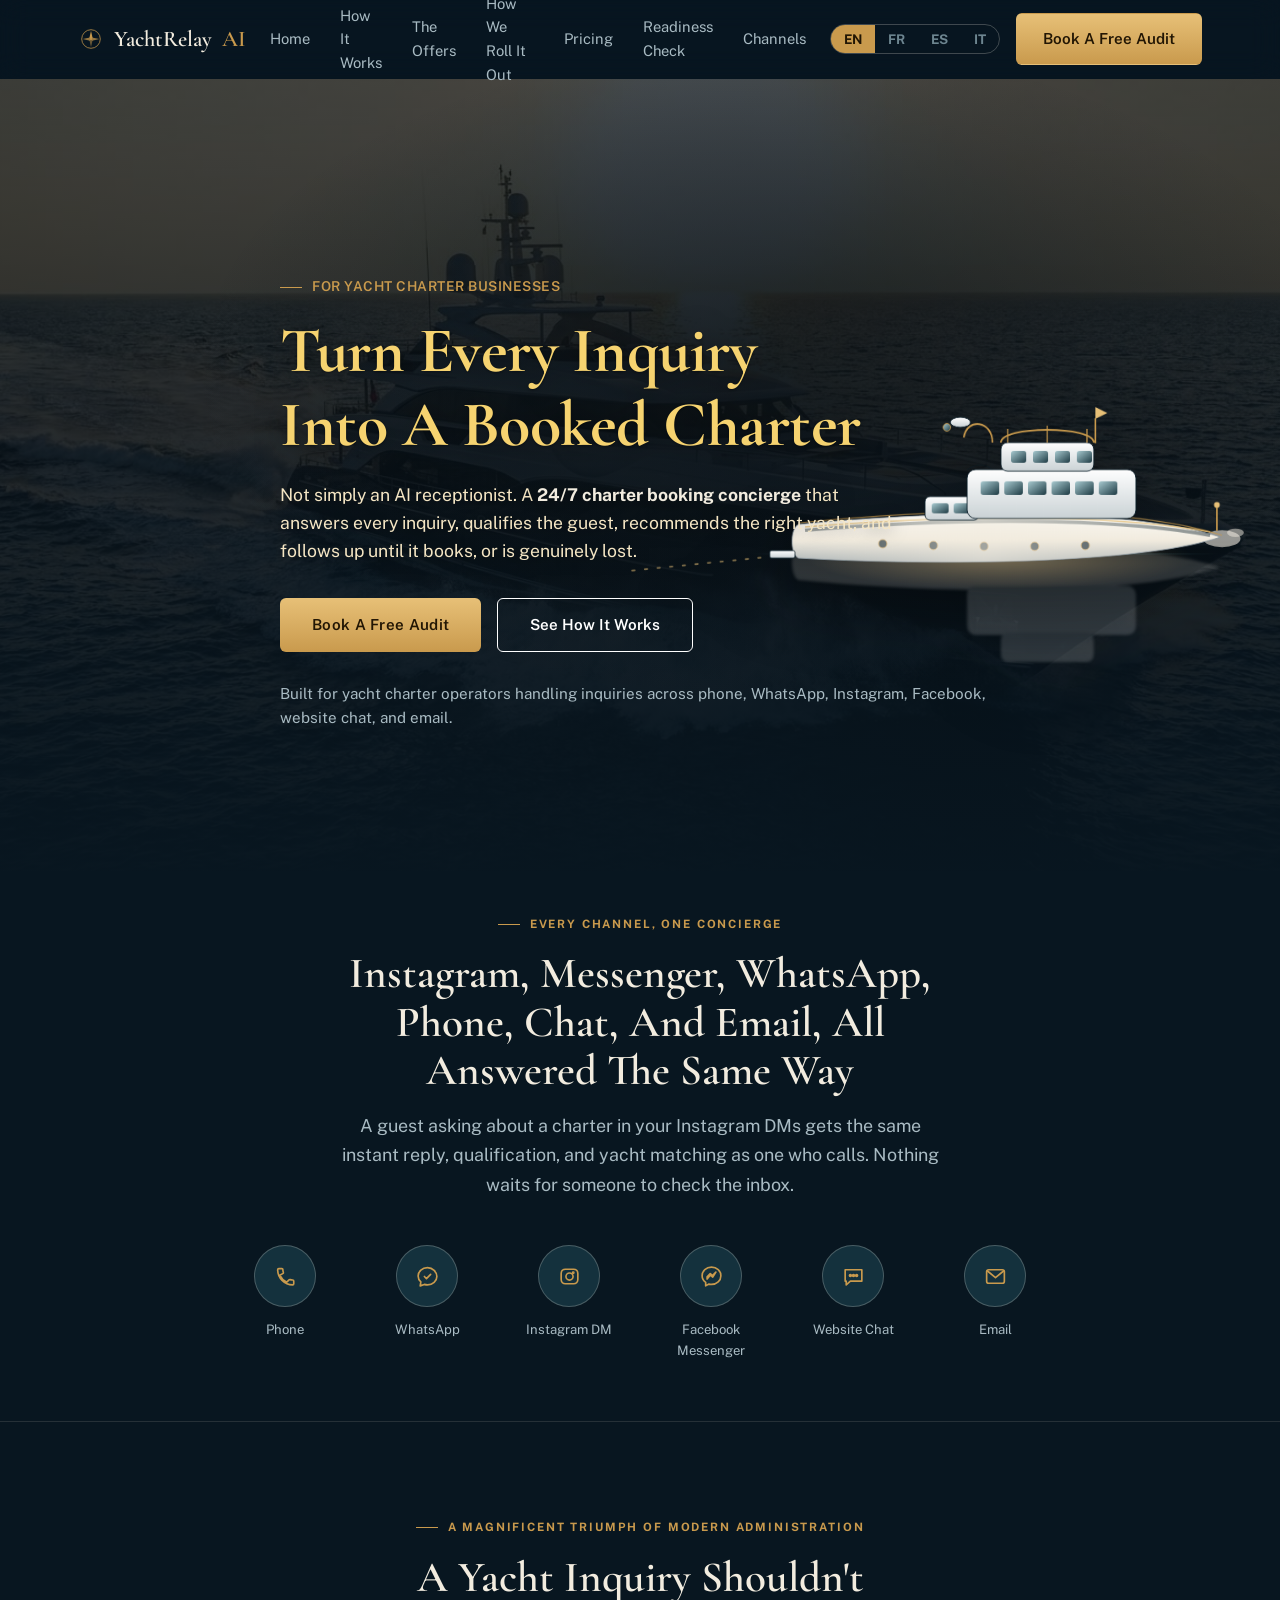
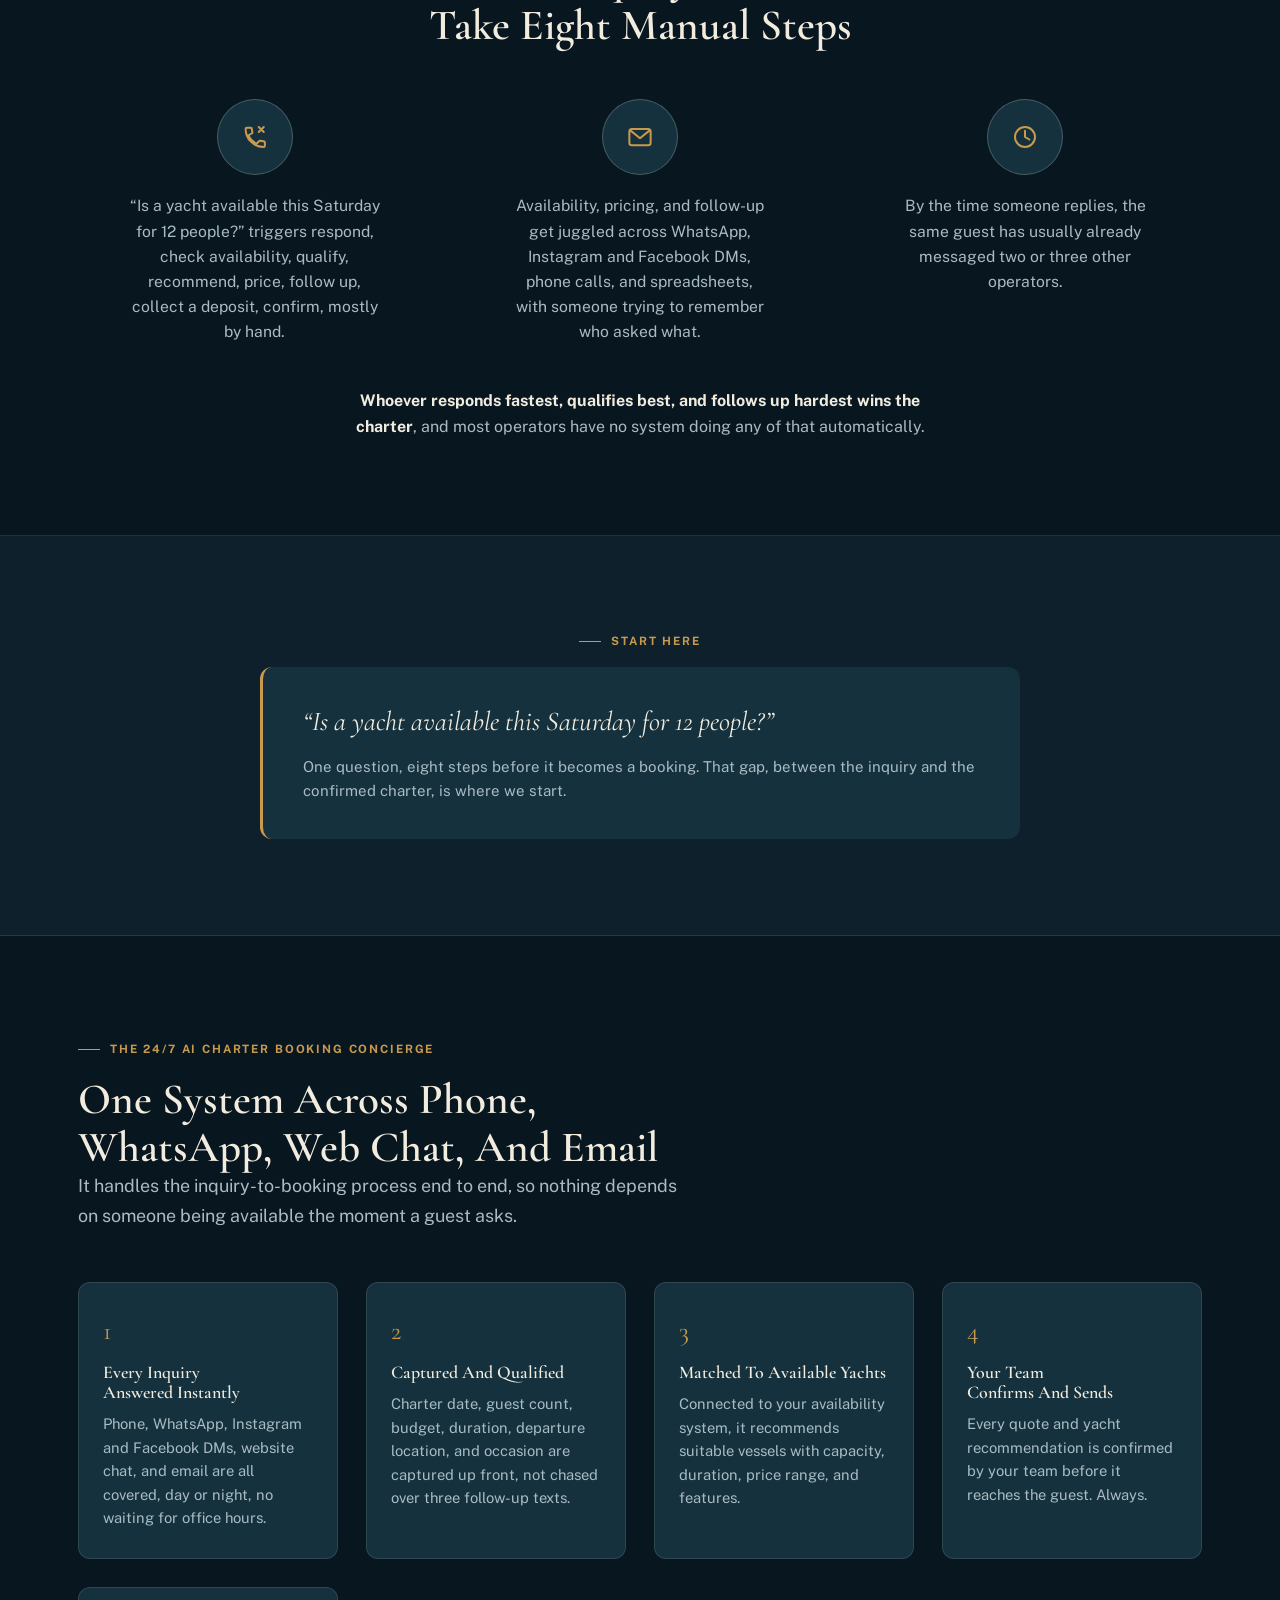
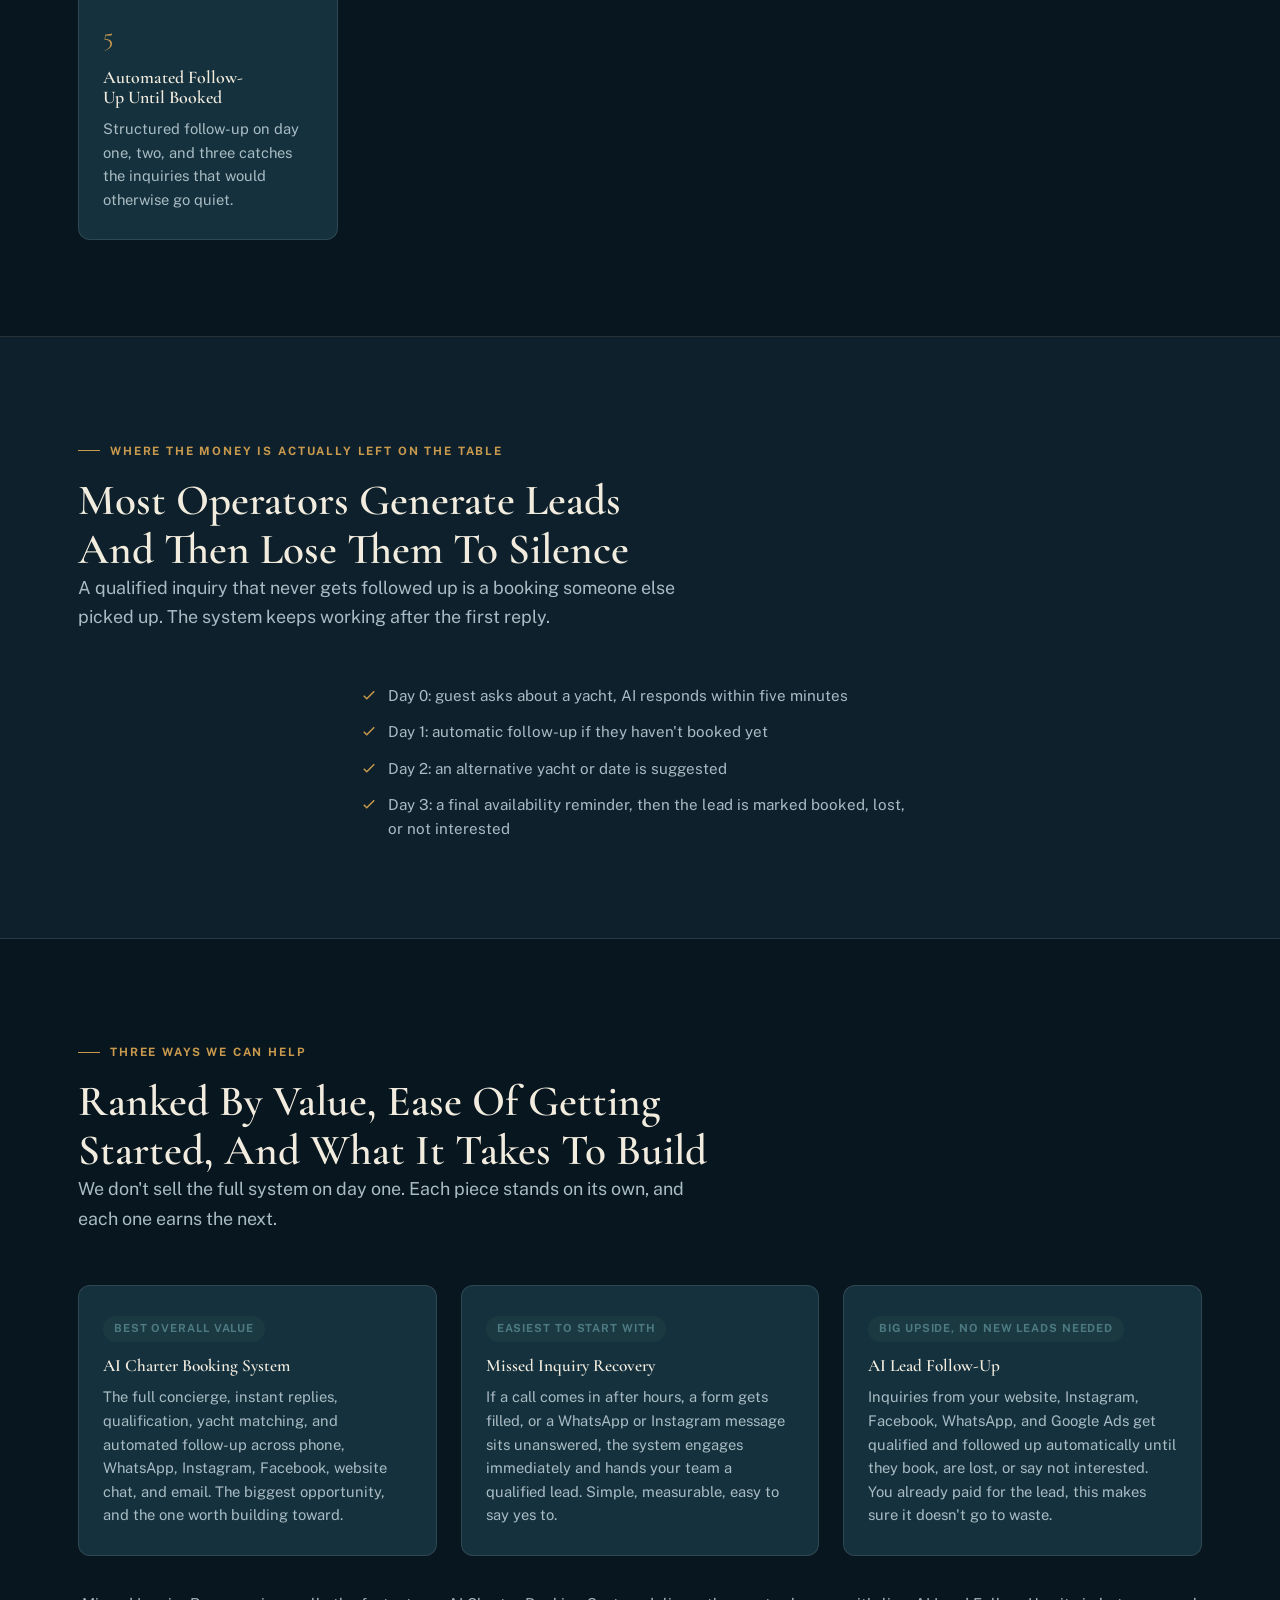
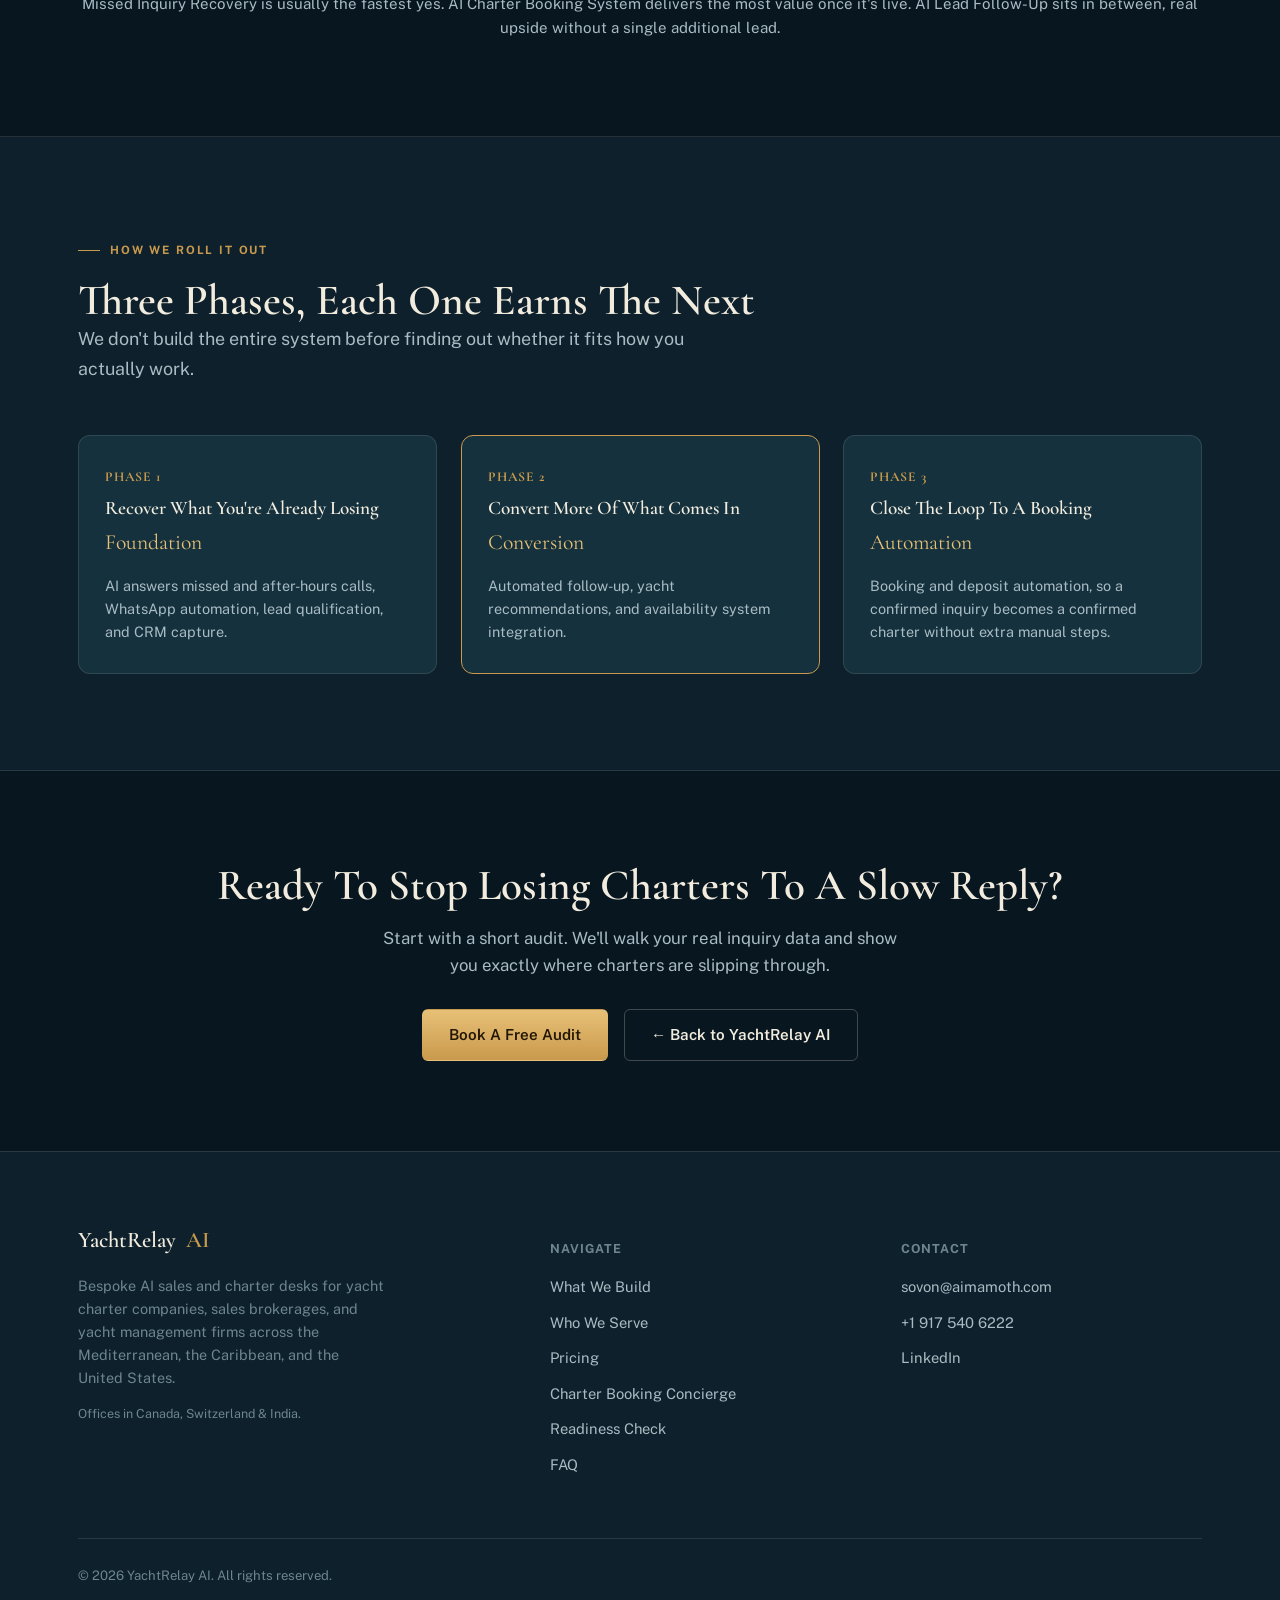
<file: charter-booking.html>
<!DOCTYPE html>
<html lang="en">
<head>
<meta charset="UTF-8">
<meta name="viewport" content="width=device-width, initial-scale=1.0">
<title>Yacht Charter Booking Concierge — YachtRelay AI</title>
<meta name="description" content="A 24/7 AI charter booking concierge for yacht charter businesses — instant replies across phone, WhatsApp, Instagram, Facebook, web chat, and email, automatic lead qualification, yacht matching, and follow-up until the inquiry becomes a booking.">
<link rel="canonical" href="https://aimamoth.github.io/portrelay-site/charter-booking.html">
<meta name="robots" content="index, follow">
<meta property="og:type" content="website">
<meta property="og:title" content="Yacht Charter Booking Concierge — YachtRelay AI">
<meta property="og:description" content="Turn more charter inquiries into booked charters — instant replies across phone, WhatsApp, Instagram, and Facebook, automatic qualification, yacht matching, and follow-up until the inquiry books or is lost.">
<meta name="twitter:card" content="summary_large_image">
<link rel="icon" type="image/svg+xml" href="assets/img/favicon.svg">
<link rel="preconnect" href="https://fonts.googleapis.com">
<link rel="preconnect" href="https://fonts.gstatic.com" crossorigin>
<link href="https://fonts.googleapis.com/css2?family=Cormorant+Garamond:wght@500;600;700&family=Public+Sans:wght@400;500;600;700&display=swap" rel="stylesheet">
<link rel="stylesheet" href="assets/css/style.css">
<script type="application/ld+json">{"@context":"https://schema.org","@type":"Service","name":"YachtRelay AI Yacht Charter Booking Concierge","provider":{"@type":"Organization","name":"YachtRelay AI"},"areaServed":"Mediterranean, Caribbean, United States","description":"A 24/7 AI charter booking concierge for yacht charter businesses — instant replies across phone, WhatsApp, Instagram, Facebook, web chat, and email, automatic lead qualification, yacht matching, and structured follow-up until the inquiry becomes a booking."}</script>
</head>
<body data-title-key="meta.charter_title" data-desc-key="meta.charter_desc">

<header class="site-header">
  <div class="container">
    <a href="index.html" class="brand">
      <svg viewBox="0 0 56 56" fill="none" xmlns="http://www.w3.org/2000/svg" aria-hidden="true">
        <circle cx="28" cy="28" r="20" stroke="currentColor" stroke-width="1.6"/>
        <circle cx="28" cy="28" r="2" fill="currentColor"/>
        <path d="M28 10L31.5 26L28 28L24.5 26L28 10Z" fill="currentColor"/>
        <path d="M28 46L24.5 30L28 28L31.5 30L28 46Z" fill="currentColor" fill-opacity="0.5"/>
        <path d="M10 28L26 24.5L28 28L26 31.5L10 28Z" fill="currentColor" fill-opacity="0.75"/>
        <path d="M46 28L30 31.5L28 28L30 24.5L46 28Z" fill="currentColor" fill-opacity="0.75"/>
      </svg>
      YachtRelay<span> AI</span>
    </a>
    <nav class="nav-links">
      <a href="index.html" data-i18n="nav.home">Home</a>
      <a href="charter-booking.html#how-it-works" data-i18n="nav.how">How It Works</a>
      <a href="charter-booking.html#offers" data-i18n="charter.nav_offers">The Offers</a>
      <a href="charter-booking.html#rollout" data-i18n="charter.nav_rollout">How We Roll It Out</a>
      <a href="index.html#pricing" data-i18n="nav.pricing">Pricing</a>
      <a href="readiness-check.html" data-i18n="nav.readiness">Readiness Check</a>
      <a href="https://channel-hub.aimamoth-ai.workers.dev/w/bluewake-yachts" target="_blank" rel="noopener" data-i18n="nav.channels">Channels</a>
      <a href="https://aimamoth-zohomail.zohobookings.in/#/meetSovon" class="nav-cta-mobile" data-i18n="charter.cta1">Book A Free Audit</a>
    </nav>
    <div class="nav-right">
      <div class="lang-toggle">
        <button data-lang="en" type="button">EN</button>
        <button data-lang="fr" type="button">FR</button>
        <button data-lang="es" type="button">ES</button>
        <button data-lang="it" type="button">IT</button>
      </div>
      <a href="https://aimamoth-zohomail.zohobookings.in/#/meetSovon" class="btn btn-primary nav-cta-btn" data-i18n="charter.cta1">Book A Free Audit</a>
      <button class="nav-toggle" aria-label="Menu">&#9776;</button>
    </div>
  </div>
</header>

<main>

<section class="hero">
  <div class="hero-bg" style="background-image:url('assets/img/hero-yacht-underway.jpg');"></div>
  <div class="container">
    <div class="hero-inner">
      <span class="eyebrow reveal in" data-i18n="charter.eyebrow">For Yacht Charter Businesses</span>
      <h1 class="reveal in" data-i18n="charter.h1">Turn Every Inquiry Into A Booked Charter</h1>
      <p class="lead reveal in" data-i18n="charter.lead">Not simply an AI receptionist. A <strong>24/7 charter booking concierge</strong> that answers every inquiry, qualifies the guest, recommends the right yacht, and follows up until it books, or is genuinely lost.</p>
      <div class="hero-buttons reveal in">
        <a href="https://aimamoth-zohomail.zohobookings.in/#/meetSovon" class="btn btn-primary" data-i18n="charter.cta1">Book A Free Audit</a>
        <a href="#how-it-works" class="btn btn-outline" data-i18n="charter.cta2">See How It Works</a>
      </div>
      <p class="trust-bar reveal in" data-i18n="charter.trust">Built for yacht charter operators handling inquiries across phone, WhatsApp, Instagram, Facebook, website chat, and email.</p>
    </div>
  </div>
  <div class="hero-yacht3d" aria-hidden="true">
    <div class="yacht3d-tilt" id="yacht3dTilt">
      <div class="yacht3d-float">
        <svg viewBox="0 0 640 380" class="yacht3d-svg" focusable="false">
          <defs>
            <linearGradient id="hullGrad" x1="0" y1="0" x2="0" y2="1">
              <stop offset="0%" stop-color="#FFFFFF"/>
              <stop offset="55%" stop-color="#F2ECDF"/>
              <stop offset="100%" stop-color="#9FAAB0"/>
            </linearGradient>
            <linearGradient id="cabinGrad" x1="0" y1="0" x2="0" y2="1">
              <stop offset="0%" stop-color="#FFFFFF"/>
              <stop offset="100%" stop-color="#CBD3D6"/>
            </linearGradient>
            <linearGradient id="glassGrad" x1="0" y1="0" x2="1" y2="1">
              <stop offset="0%" stop-color="#A9CBD1"/>
              <stop offset="100%" stop-color="#1E3B44"/>
            </linearGradient>
            <radialGradient id="waterGlow" cx="50%" cy="50%" r="50%">
              <stop offset="0%" stop-color="#E7C077" stop-opacity="0.4"/>
              <stop offset="100%" stop-color="#E7C077" stop-opacity="0"/>
            </radialGradient>
            <linearGradient id="waterLine" x1="0" y1="0" x2="1" y2="0">
              <stop offset="0%" stop-color="#4C7A80" stop-opacity="0"/>
              <stop offset="50%" stop-color="#4C7A80" stop-opacity="0.55"/>
              <stop offset="100%" stop-color="#4C7A80" stop-opacity="0"/>
            </linearGradient>
            <linearGradient id="sheenGrad" x1="0" y1="0" x2="1" y2="0">
              <stop offset="0%" stop-color="#F2ECDF" stop-opacity="0"/>
              <stop offset="50%" stop-color="#F2ECDF" stop-opacity="0.65"/>
              <stop offset="100%" stop-color="#F2ECDF" stop-opacity="0"/>
            </linearGradient>
            <clipPath id="hullClip">
              <path d="M100,215 C300,196 500,198 600,230 C520,258 300,266 100,255 C90,250 90,220 100,215 Z"/>
            </clipPath>
            <clipPath id="cabinClip">
              <rect x="300" y="150" width="200" height="58" rx="10"/>
            </clipPath>
          </defs>

          <g class="yacht-layer-reflection">
            <ellipse class="yacht3d-glow" cx="340" cy="256" rx="230" ry="36" fill="url(#waterGlow)"/>
            <rect x="40" y="249" width="560" height="2" fill="url(#waterLine)"/>
            <g transform="translate(0,496) scale(1,-1)" opacity="0.16" style="filter:blur(2px)">
              <path d="M100,215 C300,196 500,198 600,230 C520,258 300,266 100,255 C90,250 90,220 100,215 Z" fill="url(#hullGrad)"/>
              <rect x="300" y="150" width="200" height="58" rx="10" fill="url(#cabinGrad)"/>
              <rect x="340" y="118" width="110" height="34" rx="8" fill="url(#cabinGrad)"/>
            </g>
          </g>

          <g class="yacht-layer-fore">
            <path class="yacht3d-wake" d="M100,250 C40,256 -30,263 -100,270" fill="none" stroke="#E7C077" stroke-width="2" stroke-linecap="round" stroke-dasharray="3 12" opacity="0.55"/>
            <g class="yacht3d-ripple ripple1"><ellipse cx="180" cy="262" rx="80" ry="5" fill="none" stroke="#4C7A80" stroke-width="1.4"/></g>
            <g class="yacht3d-ripple ripple2"><ellipse cx="380" cy="268" rx="100" ry="6" fill="none" stroke="#4C7A80" stroke-width="1.4"/></g>
            <ellipse class="bowfoam" cx="602" cy="232" rx="22" ry="10" fill="#F2ECDF" opacity="0.6"/>
            <ellipse class="bowfoam" cx="618" cy="225" rx="10" ry="5" fill="#F2ECDF" opacity="0.5"/>
          </g>

          <g class="yacht-layer-hull">
            <path d="M100,215 C300,196 500,198 600,230 C520,258 300,266 100,255 C90,250 90,220 100,215 Z" fill="url(#hullGrad)" stroke="#8A97A0" stroke-width="1"/>
            <path d="M108,222 C300,206 480,208 588,228" fill="none" stroke="#0D202B" stroke-width="4" opacity="0.5"/>
            <path d="M108,218 C300,202 480,204 588,224" fill="none" stroke="#E7C077" stroke-width="1.6"/>
            <path d="M102,213 C300,193 500,195 602,228" fill="none" stroke="#C99A4D" stroke-width="1.2" opacity="0.75"/>
            <circle cx="200" cy="238" r="5" fill="#0D202B" stroke="#C99A4D" stroke-width="1"/>
            <circle cx="260" cy="240" r="5" fill="#0D202B" stroke="#C99A4D" stroke-width="1"/>
            <circle cx="320" cy="241" r="5" fill="#0D202B" stroke="#C99A4D" stroke-width="1"/>
            <circle cx="380" cy="241" r="5" fill="#0D202B" stroke="#C99A4D" stroke-width="1"/>
            <circle cx="440" cy="240" r="5" fill="#0D202B" stroke="#C99A4D" stroke-width="1"/>
            <rect x="66" y="246" width="30" height="9" rx="2" fill="url(#cabinGrad)" stroke="#0D202B" stroke-width="1"/>
            <g clip-path="url(#hullClip)">
              <rect class="yacht3d-sheen" x="0" y="190" width="640" height="80" fill="url(#sheenGrad)"/>
            </g>
          </g>

          <g class="yacht-layer-cabin">
            <rect x="250" y="182" width="64" height="28" rx="6" fill="url(#cabinGrad)" stroke="#0D202B" stroke-width="1"/>
            <rect x="258" y="190" width="20" height="12" rx="3" fill="url(#glassGrad)"/>
            <rect x="284" y="190" width="20" height="12" rx="3" fill="url(#glassGrad)"/>
            <rect x="300" y="150" width="200" height="58" rx="10" fill="url(#cabinGrad)" stroke="#0D202B" stroke-width="1"/>
            <rect x="316" y="164" width="22" height="16" rx="3" fill="url(#glassGrad)"/>
            <rect x="344" y="164" width="22" height="16" rx="3" fill="url(#glassGrad)"/>
            <rect x="372" y="164" width="22" height="16" rx="3" fill="url(#glassGrad)"/>
            <rect x="400" y="164" width="22" height="16" rx="3" fill="url(#glassGrad)"/>
            <rect x="428" y="164" width="22" height="16" rx="3" fill="url(#glassGrad)"/>
            <rect x="456" y="164" width="22" height="16" rx="3" fill="url(#glassGrad)"/>
            <path d="M300,150 C310,144 320,142 330,150" fill="none" stroke="#0D202B" stroke-width="1" opacity="0.5"/>
            <rect x="340" y="118" width="110" height="34" rx="8" fill="url(#cabinGrad)" stroke="#0D202B" stroke-width="1"/>
            <rect x="352" y="128" width="18" height="14" rx="3" fill="url(#glassGrad)"/>
            <rect x="378" y="128" width="18" height="14" rx="3" fill="url(#glassGrad)"/>
            <rect x="404" y="128" width="18" height="14" rx="3" fill="url(#glassGrad)"/>
            <rect x="430" y="128" width="18" height="14" rx="3" fill="url(#glassGrad)"/>
            <path d="M340,118 C340,98 450,98 450,118" fill="none" stroke="#C99A4D" stroke-width="2"/>
            <path d="M348,118 L348,102" stroke="#C99A4D" stroke-width="1.4"/>
            <path d="M395,118 L395,98" stroke="#C99A4D" stroke-width="1.4"/>
            <path d="M442,118 L442,102" stroke="#C99A4D" stroke-width="1.4"/>
            <path d="M330,118 C330,92 300,88 296,112" fill="none" stroke="#C99A4D" stroke-width="2"/>
            <ellipse cx="292" cy="94" rx="12" ry="6" fill="url(#cabinGrad)" stroke="#0D202B" stroke-width="1"/>
            <circle cx="276" cy="100" r="4.5" fill="url(#glassGrad)" stroke="#C99A4D" stroke-width="1"/>
            <path d="M452,118 L452,90" stroke="#C99A4D" stroke-width="2" stroke-linecap="round"/>
            <path d="M452,90 L452,76 L466,83 Z" fill="#E7C077"/>
            <path d="M596,222 L596,196" stroke="#C99A4D" stroke-width="1.8" stroke-linecap="round"/>
            <circle cx="596" cy="192" r="3.4" fill="#E7C077"/>
          </g>
        </svg>
      </div>
    </div>
  </div>
</section>

<section class="section channel-section">
  <div class="container">
    <span class="eyebrow reveal" style="display:flex;justify-content:center;" data-i18n="charter.channels_eyebrow">Every Channel, One Concierge</span>
    <h2 class="reveal" style="text-align:center;max-width:680px;margin:0 auto 16px;" data-i18n="charter.channels_h2">Instagram, Messenger, WhatsApp, Phone, Chat, And Email, All Answered The Same Way</h2>
    <p class="lead reveal" style="text-align:center;max-width:600px;margin:0 auto 46px;" data-i18n="charter.channels_lead">A guest asking about a charter in your Instagram DMs gets the same instant reply, qualification, and yacht matching as one who calls. Nothing waits for someone to check the inbox.</p>
    <div class="channel-strip">
      <div class="channel-badge reveal">
        <span class="channel-ring"><svg viewBox="0 0 24 24" fill="none" stroke="currentColor" stroke-width="1.6" stroke-linecap="round" stroke-linejoin="round" aria-hidden="true"><path d="M6.6 10.8c1.4 2.8 3.8 5.2 6.6 6.6l2.2-2.2a1 1 0 0 1 1-.24 8 8 0 0 0 2.5.4 1 1 0 0 1 1 1V19a1 1 0 0 1-1 1A14.5 14.5 0 0 1 4.5 5.5a1 1 0 0 1 1-1h3a1 1 0 0 1 1 1 8 8 0 0 0 .4 2.5 1 1 0 0 1-.24 1z"/></svg></span>
        <span data-i18n="charter.ch_phone">Phone</span>
      </div>
      <div class="channel-badge reveal">
        <span class="channel-ring"><svg viewBox="0 0 24 24" fill="none" stroke="currentColor" stroke-width="1.6" stroke-linecap="round" stroke-linejoin="round" aria-hidden="true"><path d="M12 3.5c-5 0-9 3.6-9 8 0 2.2 1 4.2 2.6 5.6L5 21l3.9-1.4c1 .3 2 .5 3.1.5 5 0 9-3.6 9-8s-4-8.6-9-8.6Z"/><path d="M9 12l2 2 4-4"/></svg></span>
        <span data-i18n="charter.ch_whatsapp">WhatsApp</span>
      </div>
      <div class="channel-badge reveal">
        <span class="channel-ring"><svg viewBox="0 0 24 24" fill="none" stroke="currentColor" stroke-width="1.6" stroke-linecap="round" stroke-linejoin="round" aria-hidden="true"><rect x="4" y="5" width="16" height="14" rx="4"/><circle cx="12" cy="12" r="3.4"/><circle cx="15.6" cy="8.4" r="0.6" fill="currentColor"/></svg></span>
        <span data-i18n="charter.ch_instagram">Instagram DM</span>
      </div>
      <div class="channel-badge reveal">
        <span class="channel-ring"><svg viewBox="0 0 24 24" fill="none" stroke="currentColor" stroke-width="1.6" stroke-linecap="round" stroke-linejoin="round" aria-hidden="true"><path d="M12 3C6.9 3 3 6.6 3 11.2c0 2.6 1.3 4.9 3.4 6.4V21l3.1-1.7c.8.2 1.6.3 2.5.3 5.1 0 9-3.6 9-8.4S17.1 3 12 3Z"/><path d="M7.8 12.4l3-3.2 2.2 2 3.2-3.4-3 4.8-2.2-2-3.2 3.8Z"/></svg></span>
        <span data-i18n="charter.ch_facebook">Facebook Messenger</span>
      </div>
      <div class="channel-badge reveal">
        <span class="channel-ring"><svg viewBox="0 0 24 24" fill="none" stroke="currentColor" stroke-width="1.6" stroke-linecap="round" stroke-linejoin="round" aria-hidden="true"><path d="M4 5.5h16v11H9l-4 3.5v-3.5H4Z"/><circle cx="9" cy="11" r="0.9" fill="currentColor"/><circle cx="12" cy="11" r="0.9" fill="currentColor"/><circle cx="15" cy="11" r="0.9" fill="currentColor"/></svg></span>
        <span data-i18n="charter.ch_webchat">Website Chat</span>
      </div>
      <div class="channel-badge reveal">
        <span class="channel-ring"><svg viewBox="0 0 24 24" fill="none" stroke="currentColor" stroke-width="1.6" stroke-linecap="round" stroke-linejoin="round" aria-hidden="true"><rect x="3.5" y="5.5" width="17" height="13" rx="2"/><path d="M4 6.5 12 13l8-6.5"/></svg></span>
        <span data-i18n="charter.ch_email">Email</span>
      </div>
    </div>
  </div>
</section>

<section class="section">
  <div class="container">
    <span class="eyebrow reveal" style="display:flex;justify-content:center;" data-i18n="charter.problem_eyebrow">A Magnificent Triumph Of Modern Administration</span>
    <h2 class="reveal" style="text-align:center;max-width:760px;margin:0 auto 50px;" data-i18n="charter.problem_h2">A Yacht Inquiry Shouldn't Take Eight Manual Steps</h2>
    <div class="stat-grid">
      <div class="stat-item reveal">
        <div class="stat-ring">
          <svg viewBox="0 0 24 24" fill="none" stroke="currentColor" stroke-width="1.6" stroke-linecap="round" stroke-linejoin="round" aria-hidden="true"><path d="M6.6 10.8c1.4 2.8 3.8 5.2 6.6 6.6l2.2-2.2a1 1 0 0 1 1-.24 8 8 0 0 0 2.5.4 1 1 0 0 1 1 1V19a1 1 0 0 1-1 1A14.5 14.5 0 0 1 4.5 5.5a1 1 0 0 1 1-1h3a1 1 0 0 1 1 1 8 8 0 0 0 .4 2.5 1 1 0 0 1-.24 1z"/><path d="M15 4l4 4M19 4l-4 4"/></svg>
        </div>
        <p data-i18n="charter.stat1">"Is a yacht available this Saturday for 12 people?" triggers respond, check availability, qualify, recommend, price, follow up, collect a deposit, confirm — mostly by hand.</p>
      </div>
      <div class="stat-item reveal">
        <div class="stat-ring">
          <svg viewBox="0 0 24 24" fill="none" stroke="currentColor" stroke-width="1.6" stroke-linecap="round" stroke-linejoin="round" aria-hidden="true"><rect x="3.5" y="5.5" width="17" height="13" rx="2"/><path d="M4 6.5 12 13l8-6.5"/></svg>
        </div>
        <p data-i18n="charter.stat2">Availability, pricing, and follow-up get juggled across WhatsApp, Instagram and Facebook DMs, phone calls, and spreadsheets, with someone trying to remember who asked what.</p>
      </div>
      <div class="stat-item reveal">
        <div class="stat-ring">
          <svg viewBox="0 0 24 24" fill="none" stroke="currentColor" stroke-width="1.6" stroke-linecap="round" stroke-linejoin="round" aria-hidden="true"><circle cx="12" cy="12" r="8"/><path d="M12 7v5l3.5 2"/></svg>
        </div>
        <p data-i18n="charter.stat3">By the time someone replies, the same guest has usually already messaged two or three other operators.</p>
      </div>
    </div>
    <p class="problem-close reveal" data-i18n="charter.problem_close"><strong>Whoever responds fastest, qualifies best, and follows up hardest wins the charter</strong> — and most operators have no system doing any of that automatically.</p>
  </div>
</section>

<section class="section section-alt">
  <div class="container">
    <span class="eyebrow reveal" style="display:flex;justify-content:center;" data-i18n="charter.wedge_eyebrow">Start Here</span>
    <div class="wedge-quote reveal">
      <p class="q" data-i18n="charter.wedge_q">"Is a yacht available this Saturday for 12 people?"</p>
      <p class="a" data-i18n="charter.wedge_a">One question, eight steps before it becomes a booking. That gap, between the inquiry and the confirmed charter, is where we start.</p>
    </div>
  </div>
</section>

<section id="how-it-works" class="section">
  <div class="container">
    <div class="section-head reveal">
      <span class="eyebrow" data-i18n="charter.how_eyebrow">The 24/7 AI Charter Booking Concierge</span>
      <h2 data-i18n="charter.how_h2">One System Across Phone, WhatsApp, Web Chat, And Email</h2>
      <p class="lead" data-i18n="charter.how_lead">It handles the inquiry-to-booking process end to end, so nothing depends on someone being available the moment a guest asks.</p>
    </div>
    <div class="process-grid">
      <div class="process-step reveal">
        <div class="step-num">1</div>
        <h3 data-i18n="cstep1.title">Every Inquiry Answered Instantly</h3>
        <p data-i18n="cstep1.body">Phone, WhatsApp, Instagram and Facebook DMs, website chat, and email are all covered, day or night, no waiting for office hours.</p>
      </div>
      <div class="process-step reveal">
        <div class="step-num">2</div>
        <h3 data-i18n="cstep2.title">Captured And Qualified</h3>
        <p data-i18n="cstep2.body">Charter date, guest count, budget, duration, departure location, and occasion are captured up front, not chased over three follow-up texts.</p>
      </div>
      <div class="process-step reveal">
        <div class="step-num">3</div>
        <h3 data-i18n="cstep3.title">Matched To Available Yachts</h3>
        <p data-i18n="cstep3.body">Connected to your availability system, it recommends suitable vessels with capacity, duration, price range, and features.</p>
      </div>
      <div class="process-step reveal">
        <div class="step-num">4</div>
        <h3 data-i18n="cstep4.title">Your Team Confirms And Sends</h3>
        <p data-i18n="cstep4.body">Every quote and yacht recommendation is confirmed by your team before it reaches the guest. Always.</p>
      </div>
      <div class="process-step reveal">
        <div class="step-num">5</div>
        <h3 data-i18n="cstep5.title">Automated Follow-Up Until Booked</h3>
        <p data-i18n="cstep5.body">Structured follow-up on day one, two, and three catches the inquiries that would otherwise go quiet.</p>
      </div>
    </div>
  </div>
</section>

<section class="section section-alt">
  <div class="container">
    <div class="section-head reveal">
      <span class="eyebrow" data-i18n="charter.follow_eyebrow">Where The Money Is Actually Left On The Table</span>
      <h2 data-i18n="charter.follow_h2">Most Operators Generate Leads And Then Lose Them To Silence</h2>
      <p class="lead" data-i18n="charter.follow_lead">A qualified inquiry that never gets followed up is a booking someone else picked up. The system keeps working after the first reply.</p>
    </div>
    <ul class="check-list" style="max-width:560px;margin:0 auto;">
      <li><svg viewBox="0 0 24 24" fill="none" stroke="currentColor" stroke-width="2"><path d="M5 13l4 4L19 7"/></svg><span data-i18n="charter.follow_item1">Day 0: guest asks about a yacht, AI responds within five minutes</span></li>
      <li><svg viewBox="0 0 24 24" fill="none" stroke="currentColor" stroke-width="2"><path d="M5 13l4 4L19 7"/></svg><span data-i18n="charter.follow_item2">Day 1: automatic follow-up if they haven't booked yet</span></li>
      <li><svg viewBox="0 0 24 24" fill="none" stroke="currentColor" stroke-width="2"><path d="M5 13l4 4L19 7"/></svg><span data-i18n="charter.follow_item3">Day 2: an alternative yacht or date is suggested</span></li>
      <li><svg viewBox="0 0 24 24" fill="none" stroke="currentColor" stroke-width="2"><path d="M5 13l4 4L19 7"/></svg><span data-i18n="charter.follow_item4">Day 3: a final availability reminder, then the lead is marked booked, lost, or not interested</span></li>
    </ul>
  </div>
</section>

<section id="offers" class="section">
  <div class="container">
    <div class="section-head reveal">
      <span class="eyebrow" data-i18n="charter.offers_eyebrow">Three Ways We Can Help</span>
      <h2 data-i18n="charter.offers_h2">Ranked By Value, Ease Of Getting Started, And What It Takes To Build</h2>
      <p class="lead" data-i18n="charter.offers_lead">We don't sell the full system on day one. Each piece stands on its own, and each one earns the next.</p>
    </div>
    <div class="expand-grid">
      <div class="expand-card reveal">
        <span class="rank" data-i18n="coffer1.rank">Best Overall Value</span>
        <h3 data-i18n="coffer1.title">AI Charter Booking System</h3>
        <p data-i18n="coffer1.body">The full concierge, instant replies, qualification, yacht matching, and automated follow-up across phone, WhatsApp, Instagram, Facebook, website chat, and email. The biggest opportunity, and the one worth building toward.</p>
      </div>
      <div class="expand-card reveal">
        <span class="rank" data-i18n="coffer2.rank">Easiest To Start With</span>
        <h3 data-i18n="coffer2.title">Missed Inquiry Recovery</h3>
        <p data-i18n="coffer2.body">If a call comes in after hours, a form gets filled, or a WhatsApp or Instagram message sits unanswered, the system engages immediately and hands your team a qualified lead. Simple, measurable, easy to say yes to.</p>
      </div>
      <div class="expand-card reveal">
        <span class="rank" data-i18n="coffer3.rank">Big Upside, No New Leads Needed</span>
        <h3 data-i18n="coffer3.title">AI Lead Follow-Up</h3>
        <p data-i18n="coffer3.body">Inquiries from your website, Instagram, Facebook, WhatsApp, and Google Ads get qualified and followed up automatically until they book, are lost, or say not interested. You already paid for the lead, this makes sure it doesn't go to waste.</p>
      </div>
    </div>
    <p class="reveal" style="text-align:center;margin-top:36px;font-size:0.94rem;color:var(--text-dim);" data-i18n="charter.offers_note">Missed Inquiry Recovery is usually the fastest yes. AI Charter Booking System delivers the most value once it's live. AI Lead Follow-Up sits in between, real upside without a single additional lead.</p>
  </div>
</section>

<section id="rollout" class="section section-alt">
  <div class="container">
    <div class="section-head reveal">
      <span class="eyebrow" data-i18n="charter.rollout_eyebrow">How We Roll It Out</span>
      <h2 data-i18n="charter.rollout_h2">Three Phases, Each One Earns The Next</h2>
      <p class="lead" data-i18n="charter.rollout_lead">We don't build the entire system before finding out whether it fits how you actually work.</p>
    </div>
    <div class="stage-grid">
      <div class="stage-card reveal">
        <span class="stage-num" data-i18n="cphase1.num">Phase 1</span>
        <h3 data-i18n="cphase1.title">Recover What You're Already Losing</h3>
        <span class="stage-price" data-i18n="cphase1.tag">Foundation</span>
        <p data-i18n="cphase1.body">AI answers missed and after-hours calls, WhatsApp automation, lead qualification, and CRM capture.</p>
      </div>
      <div class="stage-card mid reveal">
        <span class="stage-num" data-i18n="cphase2.num">Phase 2</span>
        <h3 data-i18n="cphase2.title">Convert More Of What Comes In</h3>
        <span class="stage-price" data-i18n="cphase2.tag">Conversion</span>
        <p data-i18n="cphase2.body">Automated follow-up, yacht recommendations, and availability system integration.</p>
      </div>
      <div class="stage-card reveal">
        <span class="stage-num" data-i18n="cphase3.num">Phase 3</span>
        <h3 data-i18n="cphase3.title">Close The Loop To A Booking</h3>
        <span class="stage-price" data-i18n="cphase3.tag">Automation</span>
        <p data-i18n="cphase3.body">Booking and deposit automation, so a confirmed inquiry becomes a confirmed charter without extra manual steps.</p>
      </div>
    </div>
  </div>
</section>

<section class="section cta-band">
  <div class="container reveal">
    <h2 data-i18n="charter.cta_h">Ready To Stop Losing Charters To A Slow Reply?</h2>
    <p data-i18n="charter.cta_body">Start with a short audit. We'll walk your real inquiry data and show you exactly where charters are slipping through.</p>
    <div class="hero-buttons">
      <a href="https://aimamoth-zohomail.zohobookings.in/#/meetSovon" class="btn btn-primary" data-i18n="charter.cta1">Book A Free Audit</a>
      <a href="index.html" class="btn btn-outline" data-i18n="rc.back_home">&larr; Back to YachtRelay AI</a>
    </div>
  </div>
</section>

</main>

<footer class="site-footer">
  <div class="container">
    <div class="footer-grid">
      <div class="footer-brand">
        <a href="index.html" class="brand">YachtRelay<span> AI</span></a>
        <p data-i18n="footer.blurb">Bespoke AI sales and charter desks for yacht charter companies, brokerages, and management firms.</p>
        <p style="color:var(--text-faint);font-size:12.5px;margin-top:14px;" data-i18n="footer.offices">Offices in Canada, Switzerland &amp; India.</p>
      </div>
      <div class="footer-col">
        <h4 data-i18n="footer.nav_h">Navigate</h4>
        <a href="index.html#modules" data-i18n="nav.modules">What We Build</a>
        <a href="index.html#who-we-serve" data-i18n="nav.who">Who We Serve</a>
        <a href="index.html#pricing" data-i18n="nav.pricing">Pricing</a>
        <a href="charter-booking.html" data-i18n="footer.charter">Charter Booking Concierge</a>
        <a href="readiness-check.html" data-i18n="footer.readiness">Readiness Check</a>
        <a href="index.html#faq" data-i18n="nav.faq">FAQ</a>
      </div>
      <div class="footer-col">
        <h4 data-i18n="footer.contact_h">Contact</h4>
        <a href="mailto:sovon@aimamoth.com">sovon@aimamoth.com</a>
        <a href="tel:+19175406222">+1 917 540 6222</a>
        <a href="https://www.linkedin.com/in/sovonshaik/" target="_blank" rel="noopener">LinkedIn</a>
      </div>
    </div>
    <div class="footer-bottom">
      <span data-i18n="footer.bottom">&copy; 2026 YachtRelay AI. All rights reserved.</span>
    </div>
  </div>
</footer>

<script src="assets/js/i18n.js"></script>
<script src="assets/js/main.js"></script>

<!-- Tawk.to Chat Widget (with 10-second delay) -->
<script type="text/javascript">
  var Tawk_API=Tawk_API||{}, Tawk_LoadStart=new Date();
  // Hide Tawk widget initially
  Tawk_API.onLoad = function(){
    Tawk_API.hideWidget();
  };
  (function(){
    var s1=document.createElement("script"),s0=document.getElementsByTagName("script")[0];
    s1.async=true;
    s1.src='https://embed.tawk.to/6756fcbeaf5bfec1dbd96edb/1ielsmios';
    s1.charset='UTF-8';
    s1.setAttribute('crossorigin','*');
    s0.parentNode.insertBefore(s1,s0);
  })();

  // Show widget after 10 seconds
  setTimeout(function() {
    if (typeof Tawk_API !== 'undefined' && Tawk_API.showWidget) {
      Tawk_API.showWidget();
    }
  }, 10000);
</script>
<!-- End of Tawk.to Script -->
</body>
</html>
</file>
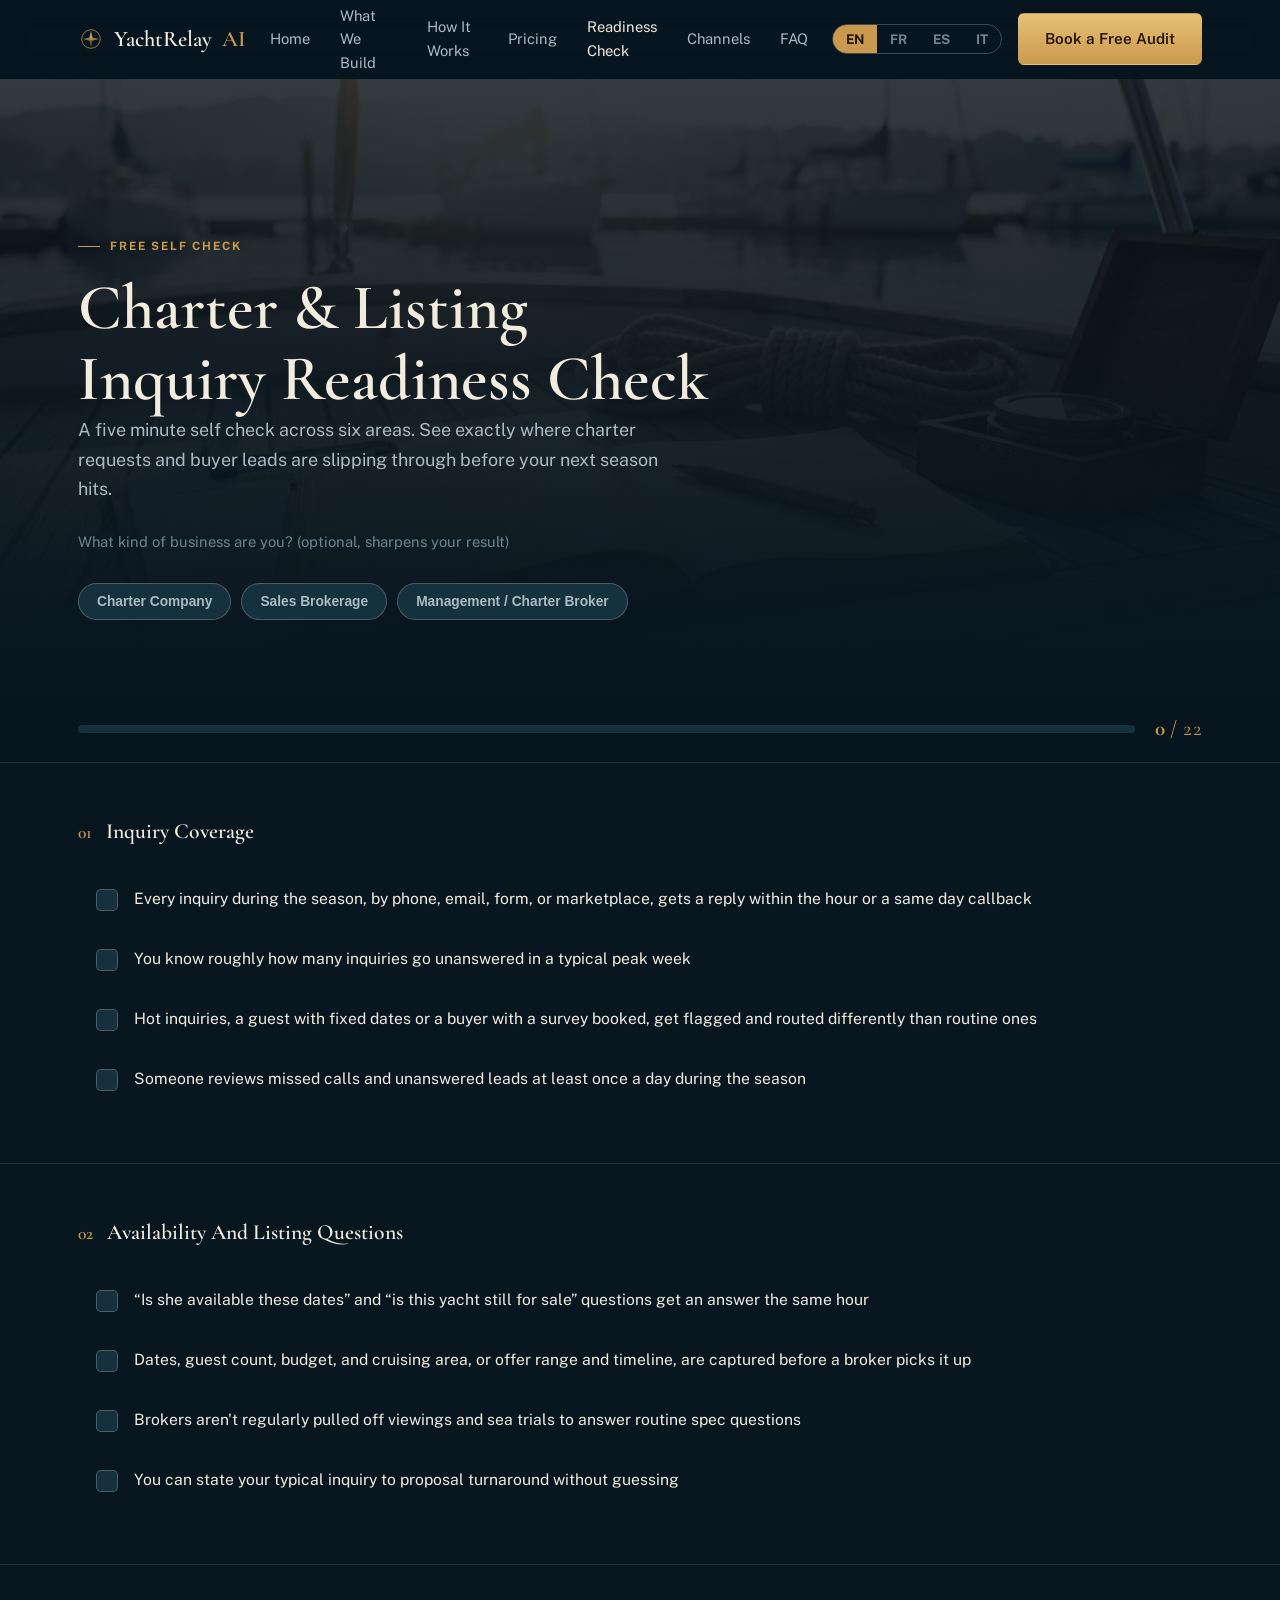
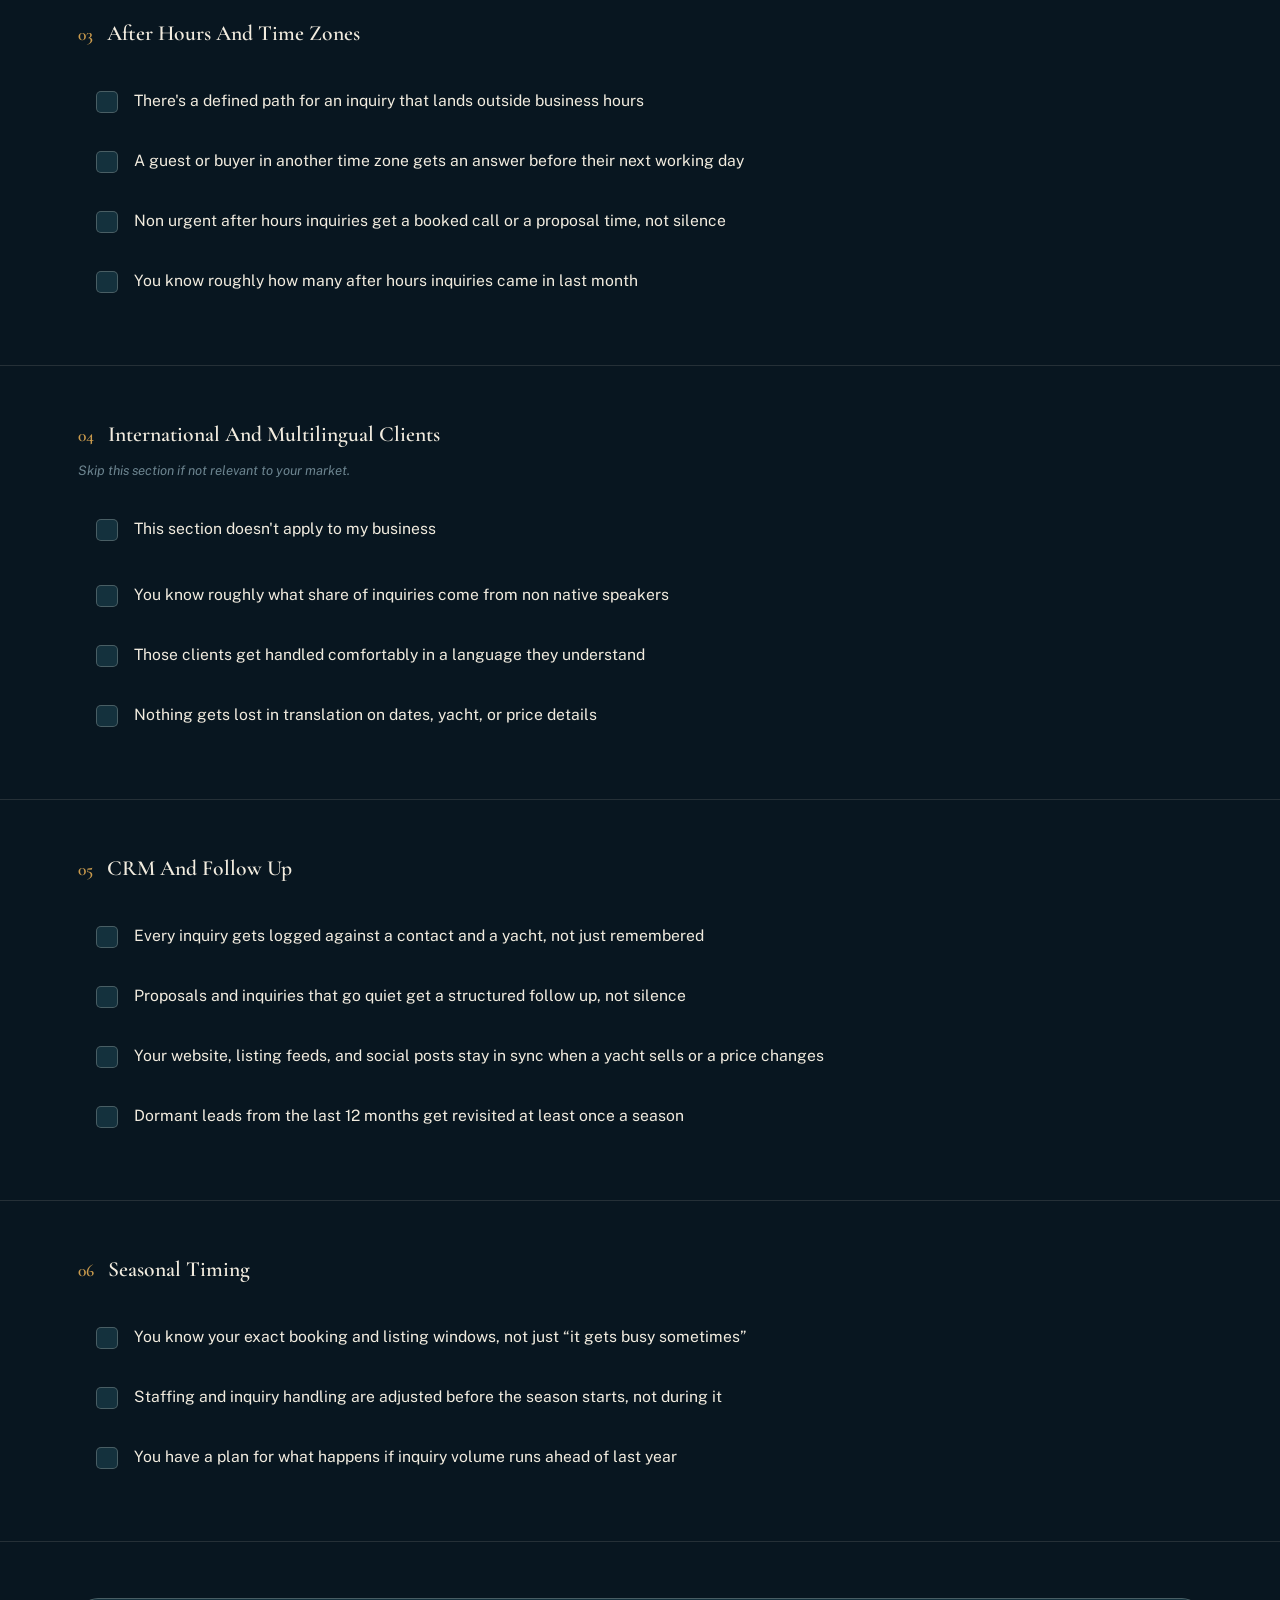
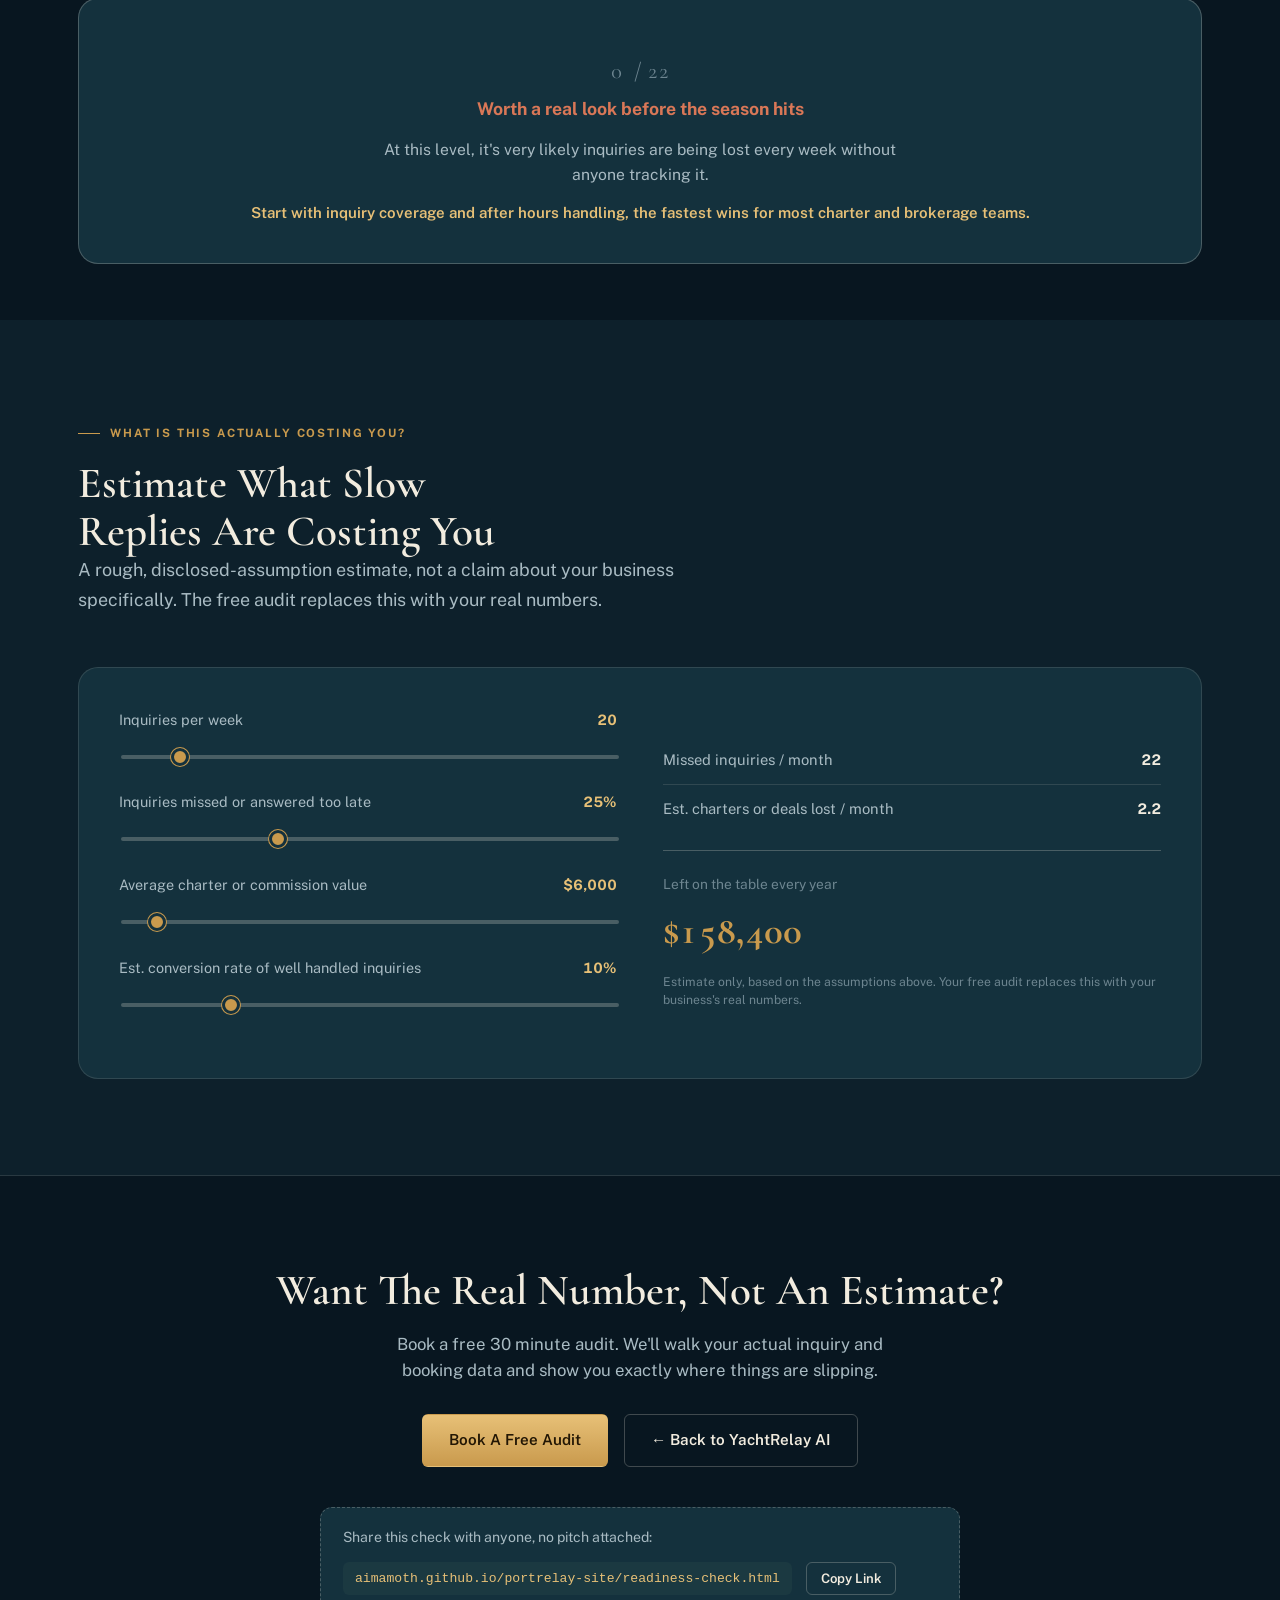
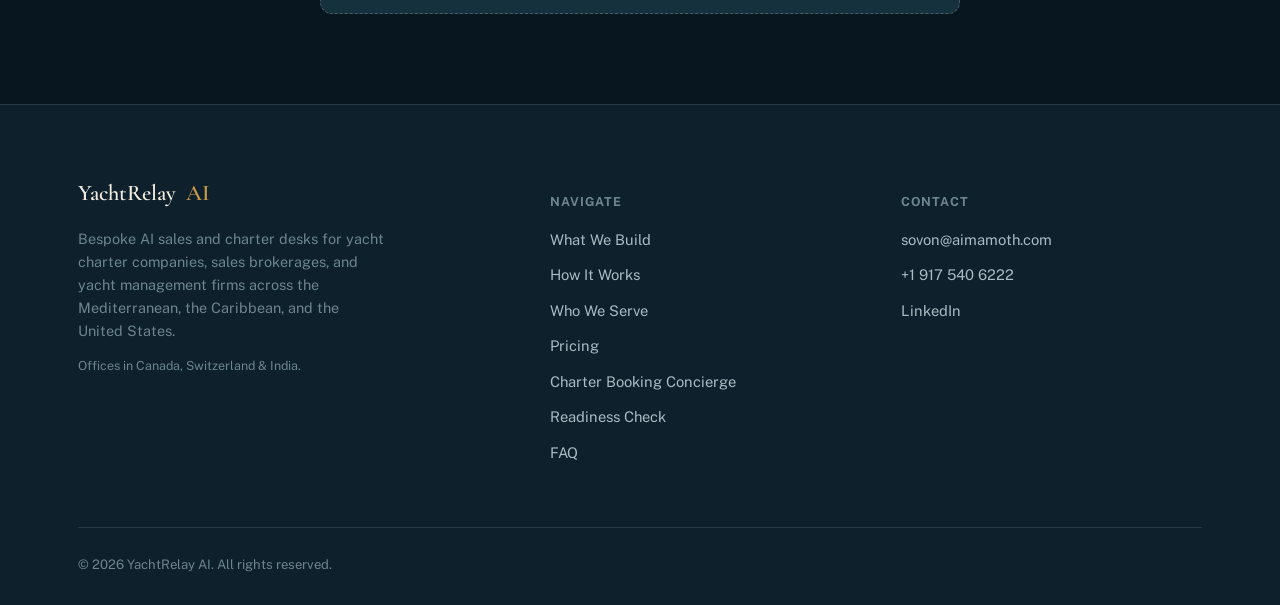
<file: readiness-check.html>
<!DOCTYPE html>
<html lang="en">
<head>
<meta charset="UTF-8">
<meta name="viewport" content="width=device-width, initial-scale=1.0">
<title>Charter &amp; Listing Inquiry Readiness Check — YachtRelay AI</title>
<meta name="description" content="A free five minute self check for yacht charter companies and brokerages. See exactly where charter requests and buyer leads are slipping through before your next season.">
<link rel="canonical" href="https://aimamoth.github.io/portrelay-site/readiness-check.html">
<meta name="robots" content="index, follow">
<meta property="og:type" content="website">
<meta property="og:title" content="Charter &amp; Listing Inquiry Readiness Check — YachtRelay AI">
<meta property="og:description" content="A free five minute self check for yacht charter companies and brokerages. See exactly where charter requests and buyer leads are slipping through before your next season.">
<meta name="twitter:card" content="summary_large_image">
<link rel="icon" type="image/svg+xml" href="assets/img/favicon.svg">
<link rel="preconnect" href="https://fonts.googleapis.com">
<link rel="preconnect" href="https://fonts.gstatic.com" crossorigin>
<link href="https://fonts.googleapis.com/css2?family=Cormorant+Garamond:wght@500;600;700&family=Public+Sans:wght@400;500;600;700&display=swap" rel="stylesheet">
<link rel="stylesheet" href="assets/css/style.css">
</head>
<body data-title-key="meta.rc_title" data-desc-key="meta.rc_desc">

<header class="site-header">
  <div class="container">
    <a href="index.html" class="brand">
      <svg viewBox="0 0 56 56" fill="none" xmlns="http://www.w3.org/2000/svg" aria-hidden="true">
        <circle cx="28" cy="28" r="20" stroke="currentColor" stroke-width="1.6"/>
        <circle cx="28" cy="28" r="2" fill="currentColor"/>
        <path d="M28 10L31.5 26L28 28L24.5 26L28 10Z" fill="currentColor"/>
        <path d="M28 46L24.5 30L28 28L31.5 30L28 46Z" fill="currentColor" fill-opacity="0.5"/>
        <path d="M10 28L26 24.5L28 28L26 31.5L10 28Z" fill="currentColor" fill-opacity="0.75"/>
        <path d="M46 28L30 31.5L28 28L30 24.5L46 28Z" fill="currentColor" fill-opacity="0.75"/>
      </svg>
      YachtRelay<span> AI</span>
    </a>
    <nav class="nav-links">
      <a href="index.html" data-i18n="nav.home">Home</a>
      <a href="index.html#modules" data-i18n="nav.modules">What We Build</a>
      <a href="index.html#how-it-works" data-i18n="nav.how">How It Works</a>
      <a href="index.html#pricing" data-i18n="nav.pricing">Pricing</a>
      <a href="readiness-check.html" class="active" data-i18n="nav.readiness">Readiness Check</a>
      <a href="https://channel-hub.aimamoth-ai.workers.dev/w/bluewake-yachts" target="_blank" rel="noopener" data-i18n="nav.channels">Channels</a>
      <a href="index.html#faq" data-i18n="nav.faq">FAQ</a>
      <a href="https://aimamoth-zohomail.zohobookings.in/#/meetSovon" class="nav-cta-mobile" data-i18n="nav.cta">Book a Free Audit</a>
    </nav>
    <div class="nav-right">
      <div class="lang-toggle">
        <button data-lang="en" type="button">EN</button>
        <button data-lang="fr" type="button">FR</button>
        <button data-lang="es" type="button">ES</button>
        <button data-lang="it" type="button">IT</button>
      </div>
      <a href="https://aimamoth-zohomail.zohobookings.in/#/meetSovon" class="btn btn-primary nav-cta-btn" data-i18n="nav.cta">Book a Free Audit</a>
      <button class="nav-toggle" aria-label="Menu">&#9776;</button>
    </div>
  </div>
</header>

<section class="rc-hero">
  <div class="rc-hero-bg" style="background-image:url('assets/img/logbook-deck.jpg');"></div>
  <div class="container">
    <div class="rc-hero-inner">
      <span class="eyebrow reveal in" data-i18n="rc.eyebrow">Free Self Check</span>
      <h1 class="reveal in" data-i18n="rc.h1">Charter &amp; Listing Inquiry Readiness Check</h1>
      <p class="lead reveal in" data-i18n="rc.lead">A five minute self check across six areas. See exactly where charter requests and buyer leads are slipping through before your next season hits.</p>

      <p class="trust-bar reveal in" style="margin-top:26px;" data-i18n="rc.segment_label">What kind of business are you? (optional, sharpens your result)</p>
      <div class="segment-picker reveal in">
        <button type="button" class="segment-pill" data-seg="seg1" data-i18n="rc.seg1">Charter Company</button>
        <button type="button" class="segment-pill" data-seg="seg2" data-i18n="rc.seg2">Sales Brokerage</button>
        <button type="button" class="segment-pill" data-seg="seg3" data-i18n="rc.seg3">Management / Charter Broker</button>
      </div>
    </div>
  </div>
</section>

<div class="rc-progress-wrap">
  <div class="container rc-progress-inner">
    <div class="rc-progress-track"><div class="rc-progress-fill" id="rc-progress-fill"></div></div>
    <span class="rc-progress-score" id="rc-progress-score"><b>0</b> / 22</span>
  </div>
</div>

<form id="rc-form">

<section class="rc-section">
  <div class="container">
    <div class="rc-section-head"><span class="rc-num">01</span><h3 data-i18n="rc.sec1">Inquiry Coverage</h3></div>
    <div class="check-grid">
      <label class="check-row"><input type="checkbox" data-score data-section="1" id="c1_1"><span data-i18n="c1_1">Every inquiry during the season, by phone, email, form, or marketplace, gets a reply within the hour or a same day callback</span></label>
      <label class="check-row"><input type="checkbox" data-score data-section="1" id="c1_2"><span data-i18n="c1_2">You know roughly how many inquiries go unanswered in a typical peak week</span></label>
      <label class="check-row"><input type="checkbox" data-score data-section="1" id="c1_3"><span data-i18n="c1_3">Hot inquiries get flagged and routed differently than routine ones</span></label>
      <label class="check-row"><input type="checkbox" data-score data-section="1" id="c1_4"><span data-i18n="c1_4">Someone reviews missed calls and unanswered leads at least once a day during the season</span></label>
    </div>
  </div>
</section>

<section class="rc-section">
  <div class="container">
    <div class="rc-section-head"><span class="rc-num">02</span><h3 data-i18n="rc.sec2">Availability And Listing Questions</h3></div>
    <div class="check-grid">
      <label class="check-row"><input type="checkbox" data-score data-section="2" id="c2_1"><span data-i18n="c2_1">“Is she available these dates” and “is this yacht still for sale” questions get an answer the same hour</span></label>
      <label class="check-row"><input type="checkbox" data-score data-section="2" id="c2_2"><span data-i18n="c2_2">Dates, guest count, budget, and cruising area, or offer range and timeline, are captured before a broker picks it up</span></label>
      <label class="check-row"><input type="checkbox" data-score data-section="2" id="c2_3"><span data-i18n="c2_3">Brokers aren't regularly pulled off viewings and sea trials to answer routine spec questions</span></label>
      <label class="check-row"><input type="checkbox" data-score data-section="2" id="c2_4"><span data-i18n="c2_4">You can state your typical inquiry to proposal turnaround without guessing</span></label>
    </div>
  </div>
</section>

<section class="rc-section">
  <div class="container">
    <div class="rc-section-head"><span class="rc-num">03</span><h3 data-i18n="rc.sec3">After Hours And Time Zones</h3></div>
    <div class="check-grid">
      <label class="check-row"><input type="checkbox" data-score data-section="3" id="c3_1"><span data-i18n="c3_1">There's a defined path for an inquiry that lands outside business hours</span></label>
      <label class="check-row"><input type="checkbox" data-score data-section="3" id="c3_2"><span data-i18n="c3_2">A guest or buyer in another time zone gets an answer before their next working day</span></label>
      <label class="check-row"><input type="checkbox" data-score data-section="3" id="c3_3"><span data-i18n="c3_3">Non urgent after hours inquiries get a booked call or a proposal time, not silence</span></label>
      <label class="check-row"><input type="checkbox" data-score data-section="3" id="c3_4"><span data-i18n="c3_4">You know roughly how many after hours inquiries came in last month</span></label>
    </div>
  </div>
</section>

<section class="rc-section">
  <div class="container">
    <div class="rc-section-head"><span class="rc-num">04</span><h3 data-i18n="rc.sec4">International And Multilingual Clients</h3></div>
    <p class="rc-skip" data-i18n="rc.sec4_skip">Skip this section if not relevant to your market.</p>
    <label class="check-row" style="margin-bottom:10px;">
      <input type="checkbox" id="c4-na">
      <span data-i18n="rc.sec4_na">This section doesn't apply to my business</span>
    </label>
    <div class="check-grid">
      <label class="check-row"><input type="checkbox" data-score data-section="4" id="c4_1"><span data-i18n="c4_1">You know roughly what share of inquiries come from non native speakers</span></label>
      <label class="check-row"><input type="checkbox" data-score data-section="4" id="c4_2"><span data-i18n="c4_2">Those clients get handled comfortably in a language they understand</span></label>
      <label class="check-row"><input type="checkbox" data-score data-section="4" id="c4_3"><span data-i18n="c4_3">Nothing gets lost in translation on dates, yacht, or price details</span></label>
    </div>
  </div>
</section>

<section class="rc-section">
  <div class="container">
    <div class="rc-section-head"><span class="rc-num">05</span><h3 data-i18n="rc.sec5">CRM And Follow Up</h3></div>
    <div class="check-grid">
      <label class="check-row"><input type="checkbox" data-score data-section="5" id="c5_1"><span data-i18n="c5_1">Every inquiry gets logged against a contact and a yacht, not just remembered</span></label>
      <label class="check-row"><input type="checkbox" data-score data-section="5" id="c5_2"><span data-i18n="c5_2">Proposals and inquiries that go quiet get a structured follow up, not silence</span></label>
      <label class="check-row"><input type="checkbox" data-score data-section="5" id="c5_3"><span data-i18n="c5_3">Your website, listing feeds, and social posts stay in sync when a yacht sells or a price changes</span></label>
      <label class="check-row"><input type="checkbox" data-score data-section="5" id="c5_4"><span data-i18n="c5_4">Dormant leads from the last 12 months get revisited at least once a season</span></label>
    </div>
  </div>
</section>

<section class="rc-section">
  <div class="container">
    <div class="rc-section-head"><span class="rc-num">06</span><h3 data-i18n="rc.sec6">Seasonal Timing</h3></div>
    <div class="check-grid">
      <label class="check-row"><input type="checkbox" data-score data-section="6" id="c6_1"><span data-i18n="c6_1">You know your exact booking and listing windows</span></label>
      <label class="check-row"><input type="checkbox" data-score data-section="6" id="c6_2"><span data-i18n="c6_2">Staffing and inquiry handling are adjusted before the season starts, not during it</span></label>
      <label class="check-row"><input type="checkbox" data-score data-section="6" id="c6_3"><span data-i18n="c6_3">You have a plan for what happens if inquiry volume runs ahead of last year</span></label>
    </div>
  </div>
</section>

<section class="rc-section" style="border-bottom:none;">
  <div class="container">
    <div class="rc-result reveal in">
      <div class="rc-result-score"><span id="rc-result-score">0</span> <span id="rc-result-total">/ 22</span></div>
      <div class="rc-result-band" id="rc-result-band"></div>
      <p class="rc-result-msg" id="rc-result-msg"></p>
      <p class="rc-result-focus" id="rc-result-focus"></p>
    </div>
  </div>
</section>

</form>

<section class="section section-alt">
  <div class="container">
    <div class="section-head reveal">
      <span class="eyebrow" data-i18n="calc.eyebrow">What Is This Actually Costing You?</span>
      <h2 data-i18n="calc.h2">Estimate What Slow Replies Are Costing You</h2>
      <p class="lead" data-i18n="calc.lead">A rough, disclosed-assumption estimate, not a claim about your business specifically.</p>
    </div>
    <div class="calc-wrap reveal" id="rc-calc">
      <div class="calc-in">
        <div class="calc-fld"><label><span data-i18n="calc.f1">Inquiries per week</span><output id="o-calls">20</output></label><input type="range" id="r-calls" min="5" max="150" value="20"></div>
        <div class="calc-fld"><label><span data-i18n="calc.f2">Inquiries missed or answered too late</span><output id="o-missedpct">25%</output></label><input type="range" id="r-missedpct" min="5" max="70" value="25"></div>
        <div class="calc-fld"><label><span data-i18n="calc.f3">Average charter or commission value</span><output id="o-jobvalue">$6,000</output></label><input type="range" id="r-jobvalue" min="500" max="100000" step="500" value="6000"></div>
        <div class="calc-fld"><label><span data-i18n="calc.f4">Est. conversion rate of well handled inquiries</span><output id="o-conv">10%</output></label><input type="range" id="r-conv" min="2" max="40" value="10"></div>
      </div>
      <div class="calc-out">
        <div class="calc-row"><span data-i18n="calc.out1">Missed inquiries / month</span><b id="v-missed">0</b></div>
        <div class="calc-row"><span data-i18n="calc.out2">Est. charters or deals lost / month</span><b id="v-jobslost">0</b></div>
        <div class="calc-big">
          <span data-i18n="calc.out_big">Left on the table every year</span>
          <b id="v-yearly">$0</b>
          <small data-i18n="calc.out_small">Estimate only, based on the assumptions above.</small>
        </div>
      </div>
    </div>
  </div>
</section>

<section class="section cta-band">
  <div class="container reveal">
    <h2 data-i18n="rc.cta_h">Want The Real Number, Not An Estimate?</h2>
    <p data-i18n="rc.cta_body">Book a free 30 minute audit. We'll walk your actual inquiry and booking data and show you exactly where things are slipping.</p>
    <div class="hero-buttons">
      <a href="https://aimamoth-zohomail.zohobookings.in/#/meetSovon" class="btn btn-primary" data-i18n="rc.cta_btn">Book A Free Audit</a>
      <a href="index.html" class="btn btn-outline" data-i18n="rc.back_home">&larr; Back to YachtRelay AI</a>
    </div>
    <div class="share-box reveal" style="margin-top:40px;max-width:640px;margin-left:auto;margin-right:auto;">
      <span data-i18n="rc.share_label">Share this check with anyone, no pitch attached:</span>
      <code>aimamoth.github.io/portrelay-site/readiness-check.html</code>
      <button type="button" class="btn btn-outline copy-btn" id="rc-copy-btn" data-i18n="rc.copy_btn">Copy Link</button>
    </div>
  </div>
</section>

<footer class="site-footer">
  <div class="container">
    <div class="footer-grid">
      <div class="footer-brand">
        <a href="index.html" class="brand">YachtRelay<span> AI</span></a>
        <p data-i18n="footer.blurb">Bespoke AI sales and charter desks for yacht charter companies, brokerages, and management firms.</p>
        <p style="color:var(--text-faint);font-size:12.5px;margin-top:14px;" data-i18n="footer.offices">Offices in Canada, Switzerland &amp; India.</p>
      </div>
      <div class="footer-col">
        <h4 data-i18n="footer.nav_h">Navigate</h4>
        <a href="index.html#modules" data-i18n="nav.modules">What We Build</a>
        <a href="index.html#how-it-works" data-i18n="nav.how">How It Works</a>
        <a href="index.html#who-we-serve" data-i18n="nav.who">Who We Serve</a>
        <a href="index.html#pricing" data-i18n="nav.pricing">Pricing</a>
        <a href="charter-booking.html" data-i18n="footer.charter">Charter Booking Concierge</a>
        <a href="readiness-check.html" data-i18n="footer.readiness">Readiness Check</a>
        <a href="index.html#faq" data-i18n="nav.faq">FAQ</a>
      </div>
      <div class="footer-col">
        <h4 data-i18n="footer.contact_h">Contact</h4>
        <a href="mailto:sovon@aimamoth.com">sovon@aimamoth.com</a>
        <a href="tel:+19175406222">+1 917 540 6222</a>
        <a href="https://www.linkedin.com/in/sovonshaik/" target="_blank" rel="noopener">LinkedIn</a>
      </div>
    </div>
    <div class="footer-bottom">
      <span data-i18n="footer.bottom">&copy; 2026 YachtRelay AI. All rights reserved.</span>
    </div>
  </div>
</footer>

<script src="assets/js/i18n.js"></script>
<script src="assets/js/main.js"></script>
<script src="assets/js/checklist.js"></script>

<!-- Tawk.to Chat Widget (with 10-second delay) -->
<script type="text/javascript">
  var Tawk_API=Tawk_API||{}, Tawk_LoadStart=new Date();
  // Hide Tawk widget initially
  Tawk_API.onLoad = function(){
    Tawk_API.hideWidget();
  };
  (function(){
    var s1=document.createElement("script"),s0=document.getElementsByTagName("script")[0];
    s1.async=true;
    s1.src='https://embed.tawk.to/6756fcbeaf5bfec1dbd96edb/1ielsmios';
    s1.charset='UTF-8';
    s1.setAttribute('crossorigin','*');
    s0.parentNode.insertBefore(s1,s0);
  })();

  // Show widget after 10 seconds
  setTimeout(function() {
    if (typeof Tawk_API !== 'undefined' && Tawk_API.showWidget) {
      Tawk_API.showWidget();
    }
  }, 10000);
</script>
<!-- End of Tawk.to Script -->
</body>
</html>
</file>
<file: assets/css/style.css>
/* ============================================================
   YachtRelay AI — shared styles
   Palette: deep navy ground, warm ivory text, brass accent.
   Display: Cormorant Garamond (engraved brass plaque feel)
   Body: Public Sans
   ============================================================ */

:root {
  --bg: #081620;
  --bg-alt: #0D202B;
  --bg-panel: #10293480;
  --bg-panel-solid: #122A35;
  --bg-card: #14313D;
  --text: #F2ECDF;
  --text-dim: #A9BBC3;
  --text-faint: #6D8590;
  --brass: #C99A4D;
  --brass-bright: #E7C077;
  --hero-gold: #F6D370;
  --brass-ink: #221604;
  --slate: #4C7A80;
  --slate-soft: #1B3941;
  --line: rgba(242, 236, 223, 0.12);
  --line-strong: rgba(242, 236, 223, 0.24);
  --danger: #D97757;
  --good: #6FAE8C;
  --radius-s: 6px;
  --radius-m: 12px;
  --radius-l: 20px;
  --shadow-card: 0 1px 2px rgba(0,0,0,0.2), 0 20px 40px -24px rgba(0,0,0,0.6);
  --font-display: 'Cormorant Garamond', Georgia, 'Iowan Old Style', serif;
  --font-body: 'Public Sans', -apple-system, BlinkMacSystemFont, 'Segoe UI', Helvetica, Arial, sans-serif;
}

* { box-sizing: border-box; }
html { scroll-behavior: smooth; overflow-x: hidden; }

body {
  margin: 0;
  background: var(--bg);
  color: var(--text);
  font-family: var(--font-body);
  font-size: 16px;
  line-height: 1.6;
  -webkit-font-smoothing: antialiased;
  overflow-x: hidden;
}

@media (prefers-reduced-motion: reduce) {
  html { scroll-behavior: auto; }
  * { animation-duration: 0.01ms !important; transition-duration: 0.01ms !important; }
}

img { max-width: 100%; display: block; }
a { color: inherit; }

.container {
  max-width: 1180px;
  margin: 0 auto;
  padding: 0 28px;
}

h1, h2, h3 {
  font-family: var(--font-display);
  font-weight: 600;
  line-height: 1.12;
  margin: 0;
  text-wrap: balance;
  color: var(--text);
}

h1 { font-size: clamp(2.4rem, 5vw, 4.1rem); font-weight: 600; }
h2 { font-size: clamp(1.9rem, 3.4vw, 2.7rem); }
h3 { font-size: 1.35rem; }

p { margin: 0; }

.eyebrow {
  display: inline-flex;
  align-items: center;
  gap: 10px;
  font-family: var(--font-body);
  font-size: 0.72rem;
  font-weight: 700;
  letter-spacing: 0.16em;
  text-transform: uppercase;
  color: var(--brass);
  margin-bottom: 16px;
}
.eyebrow::before {
  content: "";
  width: 22px;
  height: 1px;
  background: var(--brass);
  display: inline-block;
}

.lead {
  font-size: 1.12rem;
  color: var(--text-dim);
  max-width: 56ch;
  line-height: 1.65;
}

.section {
  padding: 96px 0;
  border-bottom: 1px solid var(--line);
}
.section-alt { background: var(--bg-alt); }
.section:last-of-type { border-bottom: none; }

.section-head { max-width: 720px; margin-bottom: 52px; }
.section-head.center { margin-left: auto; margin-right: auto; text-align: center; }

/* ---------- Buttons ---------- */
.btn {
  display: inline-flex;
  align-items: center;
  gap: 8px;
  font-family: var(--font-body);
  font-weight: 600;
  font-size: 0.95rem;
  padding: 13px 26px;
  border-radius: var(--radius-s);
  text-decoration: none;
  border: 1px solid transparent;
  cursor: pointer;
  transition: transform 0.15s ease, box-shadow 0.15s ease, background 0.15s ease, border-color 0.15s ease;
  white-space: nowrap;
}
.btn-primary {
  background: linear-gradient(180deg, var(--brass-bright), var(--brass));
  color: var(--brass-ink);
  position: relative;
  isolation: isolate;
}
.btn-primary:hover { transform: translateY(-1px); box-shadow: 0 10px 24px -10px rgba(201,154,77,0.55); }
.btn-primary::before {
  content: "";
  position: absolute;
  inset: -6px;
  z-index: -1;
  border-radius: inherit;
  background: linear-gradient(135deg, var(--brass), var(--brass-bright));
  filter: blur(14px);
  opacity: 0;
  transition: opacity 0.3s ease;
}
.btn-primary:hover::before { opacity: 0.6; }
.hero-buttons .btn-primary { animation: ctaPulse 3.4s ease-in-out infinite; }
.hero-buttons .btn-primary:hover { animation-play-state: paused; }
@keyframes ctaPulse {
  0%, 100% { box-shadow: 0 0 0 0 rgba(201,154,77,0.38); }
  50% { box-shadow: 0 0 0 9px rgba(201,154,77,0); }
}
.btn-outline {
  background: transparent;
  color: var(--text);
  border-color: var(--line-strong);
}
.btn-outline:hover { border-color: var(--brass); color: var(--brass-bright); }
.btn-block { width: 100%; justify-content: center; }
.btn:focus-visible { outline: 2px solid var(--brass); outline-offset: 2px; }

/* ---------- Header ---------- */
.site-header {
  position: sticky;
  top: 0;
  z-index: 100;
  background: rgba(8, 22, 32, 0.72);
  backdrop-filter: blur(14px);
  -webkit-backdrop-filter: blur(14px);
  border-bottom: 1px solid transparent;
  transition: border-color 0.2s ease, background 0.2s ease;
}
.site-header.scrolled { border-color: var(--line); background: rgba(8, 22, 32, 0.92); }
.site-header .container {
  display: flex;
  align-items: center;
  justify-content: space-between;
  gap: 24px;
  height: 78px;
}

.brand {
  display: flex;
  align-items: center;
  gap: 10px;
  font-family: var(--font-display);
  font-size: 1.4rem;
  font-weight: 600;
  text-decoration: none;
  color: var(--text);
  flex-shrink: 0;
}
.brand svg { width: 26px; height: 26px; color: var(--brass); flex-shrink: 0; }
.brand span { color: var(--brass); }

.nav-links {
  display: flex;
  align-items: center;
  gap: 30px;
  font-size: 0.92rem;
}
.nav-links a {
  text-decoration: none;
  color: var(--text-dim);
  transition: color 0.15s ease;
}
.nav-links a:hover, .nav-links a.active { color: var(--text); }

.nav-right { display: flex; align-items: center; gap: 16px; }

.lang-toggle {
  display: flex;
  border: 1px solid var(--line-strong);
  border-radius: 999px;
  overflow: hidden;
  font-size: 0.78rem;
  font-weight: 700;
  letter-spacing: 0.02em;
}
.lang-toggle button {
  background: transparent;
  border: none;
  color: var(--text-faint);
  padding: 6px 13px;
  cursor: pointer;
  font-family: var(--font-body);
  font-weight: 700;
}
.lang-toggle button.on { background: var(--brass); color: var(--brass-ink); }
.lang-toggle button:focus-visible { outline: 2px solid var(--brass); outline-offset: -2px; }

.nav-toggle {
  display: none;
  background: none;
  border: 1px solid var(--line-strong);
  border-radius: var(--radius-s);
  color: var(--text);
  width: 40px;
  height: 40px;
  font-size: 1.1rem;
  cursor: pointer;
}

.nav-cta-mobile { display: none; }

@media (max-width: 1060px) {
  .nav-links { display: none; position: fixed; top: 78px; left: 0; right: 0; bottom: 0; background: var(--bg); flex-direction: column; align-items: flex-start; padding: 30px 28px; gap: 22px; overflow-y: auto; }
  .nav-links.open { display: flex; animation: navSlideIn 0.22s ease; }
  @keyframes navSlideIn { from { opacity: 0; transform: translateX(16px); } to { opacity: 1; transform: translateX(0); } }
  .nav-toggle { display: block; }
  .nav-links a { font-size: 1.1rem; }
  .nav-cta-mobile {
    display: inline-flex;
    margin-top: 6px;
    padding: 12px 20px;
    background: var(--brass);
    color: var(--brass-ink);
    border-radius: var(--radius-s);
    font-weight: 600;
    text-decoration: none;
    font-size: 0.95rem !important;
  }
  .nav-cta-btn { display: none; }
}

@media (max-width: 420px) {
  .lang-toggle button { padding: 4px 7px; font-size: 0.68rem; }
  .site-header .container { gap: 8px; }
  .nav-right { gap: 8px; }
}

@media (max-width: 560px) {
  .nav-cta-btn { display: none; }
}

/* ---------- Hero ---------- */
.hero {
  position: relative;
  min-height: 88vh;
  display: flex;
  align-items: center;
  padding: 140px 0 90px;
  overflow: hidden;
}
.hero-bg {
  position: absolute;
  inset: 0;
  background-size: cover;
  background-position: center;
  transform: scale(1.06);
}
.hero-video {
  position: absolute;
  inset: 0;
  width: 100%;
  height: 100%;
  object-fit: cover;
}
@media (prefers-reduced-motion: reduce) {
  .hero-video { display: none; }
}
.hero-bg::after {
  content: "";
  position: absolute;
  inset: 0;
  background:
    radial-gradient(60% 55% at 60% 38%, rgba(8,16,22,0.55) 0%, transparent 72%),
    linear-gradient(180deg, rgba(8,16,22,0.74) 0%, rgba(8,16,22,0.88) 45%, var(--bg) 100%);
}
.hero-inner { position: relative; max-width: 760px; }
.hero .lead { font-size: 1.2rem; margin-bottom: 30px; }
.hero .lead strong { color: var(--text); }
.hero-buttons { display: flex; gap: 14px; flex-wrap: wrap; margin-bottom: 30px; }
.trust-bar { font-size: 0.92rem; color: var(--text-faint); }
.trust-bar strong { color: var(--text-dim); }

.badges { display: flex; flex-wrap: wrap; gap: 10px; margin-top: 22px; }
.badges span {
  font-size: 0.74rem;
  font-weight: 600;
  letter-spacing: 0.03em;
  color: var(--text-dim);
  border: 1px solid var(--line-strong);
  border-radius: 999px;
  padding: 6px 13px;
  background: rgba(242,236,223,0.03);
}

/* ---------- Problem stat grid ---------- */
.stat-grid { display: grid; grid-template-columns: repeat(3, 1fr); gap: 32px; margin-top: 8px; }
.stat-item { text-align: center; display: flex; flex-direction: column; align-items: center; gap: 18px; }
.stat-ring {
  width: 76px; height: 76px; border-radius: 50%;
  display: flex; align-items: center; justify-content: center;
  background: var(--bg-card); border: 1px solid var(--line-strong);
  color: var(--brass);
  flex-shrink: 0;
}
.stat-ring svg { width: 30px; height: 30px; }
.stat-item p { color: var(--text-dim); font-size: 0.98rem; max-width: 26ch; }
.problem-close { text-align: center; color: var(--text-dim); font-size: 1rem; max-width: 620px; margin: 44px auto 0; }
.problem-close strong { color: var(--text); }

@media (max-width: 720px) { .stat-grid { grid-template-columns: 1fr; gap: 40px; } }

/* ---------- Process steps ---------- */
.process-grid { display: grid; grid-template-columns: repeat(auto-fit, minmax(210px, 1fr)); gap: 28px; }
.process-step {
  background: var(--bg-card);
  border: 1px solid var(--line);
  border-radius: var(--radius-m);
  padding: 28px 24px;
  transition: border-color 0.2s ease, transform 0.2s ease, box-shadow 0.2s ease;
}
.process-step:hover {
  border-color: var(--line-strong);
  transform: translateY(-3px);
  box-shadow: var(--shadow-card);
}
.step-num {
  font-family: var(--font-display);
  font-size: 1.6rem;
  color: var(--brass);
  margin-bottom: 10px;
}
.process-step h3 { margin-bottom: 10px; font-size: 1.12rem; }
.process-step p { color: var(--text-dim); font-size: 0.92rem; }

/* ---------- Segment / feature cards ---------- */
.card-grid { display: grid; grid-template-columns: repeat(3, 1fr); gap: 24px; }
@media (max-width: 900px) { .card-grid { grid-template-columns: repeat(2, 1fr); } }
@media (max-width: 560px) { .card-grid { grid-template-columns: 1fr; } }
.seg-card {
  background: var(--bg-card);
  border: 1px solid var(--line);
  border-radius: var(--radius-m);
  padding: 30px 26px;
  transition: border-color 0.15s ease, transform 0.15s ease;
}
.seg-card:hover { border-color: var(--line-strong); transform: translateY(-2px); }
.seg-card h3 { margin-bottom: 10px; }
.seg-card p { color: var(--text-dim); font-size: 0.94rem; }
.seg-tag {
  display: inline-block;
  font-size: 0.68rem;
  font-weight: 700;
  letter-spacing: 0.08em;
  text-transform: uppercase;
  color: var(--slate);
  background: var(--slate-soft);
  border-radius: 999px;
  padding: 4px 11px;
  margin-bottom: 14px;
}

/* ---------- Before / after comparison ---------- */
.compare-grid { display: grid; grid-template-columns: 1fr 1fr; gap: 28px; max-width: 1180px; margin: 0 auto; }
@media (max-width: 860px) { .compare-grid { grid-template-columns: 1fr; gap: 22px; } }

.compare-card {
  background: var(--bg-card);
  border: 1px solid var(--line);
  border-top: 3px solid var(--line-strong);
  border-radius: var(--radius-m);
  padding: 30px 28px;
  transition: border-color 0.2s ease, transform 0.2s ease, box-shadow 0.2s ease;
}
.compare-card:hover { transform: translateY(-3px); box-shadow: var(--shadow-card); }
.compare-card--bad { border-top-color: var(--danger); }
.compare-card--good { border-top-color: var(--good); }
.compare-card h3 { font-size: 1.2rem; margin-bottom: 18px; }
.compare-card--bad h3 { color: var(--danger); }
.compare-card--good h3 { color: var(--good); }

.compare-row { display: flex; gap: 16px; padding: 11px 0; border-bottom: 1px solid var(--line); }
.compare-row:last-of-type { border-bottom: none; }
.compare-time {
  flex-shrink: 0; width: 68px; font-family: var(--font-body); font-size: 0.78rem;
  font-weight: 700; letter-spacing: 0.02em; color: var(--text-faint); padding-top: 1px;
}
.compare-event { font-size: 0.9rem; line-height: 1.55; color: var(--text-dim); }

.compare-total {
  display: flex; justify-content: space-between; align-items: baseline;
  margin-top: 16px; padding-top: 16px; border-top: 1px solid var(--line-strong);
  font-size: 0.92rem; color: var(--text-dim);
}
.compare-total strong { font-family: var(--font-display); font-size: 1.3rem; color: var(--text); }
.compare-card--bad .compare-total strong { color: var(--danger); }
.compare-card--good .compare-total strong { color: var(--good); }

.compare-note {
  text-align: center; margin: 40px auto 0; max-width: 640px;
  font-size: 1rem; color: var(--brass-bright);
}

/* ---------- Testimonial ---------- */
.testimonial-section { background: var(--bg-alt); }
.testimonial-card {
  max-width: 760px; margin: 0 auto; text-align: center;
  background: var(--bg-card); border: 1px solid var(--line);
  border-radius: var(--radius-l); padding: 52px 48px;
  box-shadow: var(--shadow-card);
}
@media (max-width: 640px) { .testimonial-card { padding: 38px 26px; } }
.testimonial-mark { font-family: var(--font-display); font-size: 3.4rem; line-height: 1; color: var(--brass); display: block; margin-bottom: 4px; }
.testimonial-quote { font-family: var(--font-display); font-size: 1.28rem; font-style: italic; line-height: 1.6; color: var(--text); margin-bottom: 26px; }
.testimonial-name { color: var(--brass-bright); font-weight: 700; font-size: 0.98rem; margin-bottom: 3px; }
.testimonial-role { color: var(--text-dim); font-size: 0.86rem; }
.testimonial-meta { margin-top: 18px; font-size: 0.76rem; letter-spacing: 0.03em; color: var(--text-faint); text-transform: uppercase; }

/* ---------- Split / bespoke section ---------- */
.split {
  display: grid;
  grid-template-columns: 1.05fr 0.95fr;
  gap: 60px;
  align-items: center;
}
.split-media { border-radius: var(--radius-l); overflow: hidden; box-shadow: var(--shadow-card); }
.split-media img { width: 100%; height: 100%; object-fit: cover; }
.split-text .lead { margin: 18px 0 22px; }
.split.reverse { grid-template-columns: 0.95fr 1.05fr; }
.split.reverse .split-media { order: 2; }
.check-list { list-style: none; margin: 0; padding: 0; display: flex; flex-direction: column; gap: 12px; }
.check-list li { display: flex; gap: 10px; font-size: 0.95rem; color: var(--text-dim); align-items: flex-start; }
.check-list li svg { flex-shrink: 0; width: 18px; height: 18px; color: var(--brass); margin-top: 2px; }

@media (max-width: 860px) {
  .split, .split.reverse { grid-template-columns: 1fr; gap: 32px; }
  .split.reverse .split-media { order: 0; }
}

/* ---------- Season cards ---------- */
.season-grid { display: grid; grid-template-columns: repeat(3, 1fr); gap: 26px; }
@media (max-width: 960px) { .season-grid { grid-template-columns: 1fr 1fr; } }
.season-card {
  background: var(--bg-card);
  border: 1px solid var(--line);
  border-radius: var(--radius-m);
  padding: 32px 28px;
  position: relative;
}
.season-card .month { font-size: 0.78rem; color: var(--brass); font-weight: 700; letter-spacing: 0.04em; margin-bottom: 10px; display: block; }
.season-card h3 { margin-bottom: 12px; }
.season-card p { color: var(--text-dim); font-size: 0.94rem; }
@media (max-width: 720px) { .season-grid { grid-template-columns: 1fr; } }

/* ---------- FAQ ---------- */
.faq-list { display: flex; flex-direction: column; gap: 1px; background: var(--line); border-radius: var(--radius-m); overflow: hidden; }
.faq-item { background: var(--bg-alt); padding: 0; }
.faq-item summary {
  list-style: none;
  cursor: pointer;
  padding: 22px 26px;
  font-weight: 600;
  font-size: 1.02rem;
  display: flex;
  justify-content: space-between;
  align-items: center;
  gap: 20px;
}
.faq-item summary::-webkit-details-marker { display: none; }
.faq-item summary::after {
  content: "+";
  font-family: var(--font-display);
  font-size: 1.4rem;
  color: var(--brass);
  flex-shrink: 0;
  transition: transform 0.2s ease;
}
.faq-item[open] summary::after { transform: rotate(45deg); }
.faq-item p { padding: 0 26px 24px; color: var(--text-dim); font-size: 0.95rem; max-width: 66ch; }

/* ---------- CTA band ---------- */
.cta-band {
  text-align: center;
  padding: 90px 0;
}
.cta-band h2 { margin-bottom: 16px; }
.cta-band p { color: var(--text-dim); max-width: 54ch; margin: 0 auto 30px; font-size: 1.05rem; }
.cta-band .hero-buttons { justify-content: center; margin-bottom: 0; }

/* ---------- Footer ---------- */
.site-footer { background: var(--bg-alt); padding: 70px 0 30px; border-top: 1px solid var(--line); }
.footer-grid { display: grid; grid-template-columns: 1.4fr 1fr 1fr; gap: 50px; margin-bottom: 50px; }
.footer-brand p { color: var(--text-faint); font-size: 0.9rem; margin-top: 16px; max-width: 34ch; }
.footer-col h4 { font-size: 0.78rem; letter-spacing: 0.08em; text-transform: uppercase; color: var(--text-faint); margin-bottom: 16px; font-family: var(--font-body); }
.footer-col a { display: block; color: var(--text-dim); text-decoration: none; font-size: 0.92rem; margin-bottom: 12px; }
.footer-col a:hover { color: var(--brass-bright); }
.footer-bottom { display: flex; justify-content: space-between; flex-wrap: wrap; gap: 12px; padding-top: 26px; border-top: 1px solid var(--line); font-size: 0.82rem; color: var(--text-faint); }
.footer-bottom a { color: var(--text-faint); text-decoration: underline; }
@media (max-width: 780px) { .footer-grid { grid-template-columns: 1fr 1fr; } .footer-brand { grid-column: 1 / -1; } }

/* ---------- Scroll reveal ---------- */
.reveal {
  opacity: 0;
  transform: translateY(26px) scale(0.975);
  filter: blur(5px);
  transition: opacity 0.8s cubic-bezier(.16,1,.3,1), transform 0.8s cubic-bezier(.16,1,.3,1), filter 0.8s cubic-bezier(.16,1,.3,1);
}
.reveal.in { opacity: 1; transform: translateY(0) scale(1); filter: blur(0); }

/* ---------- Signature interactions: shine text, tilt cards, ambient glow, count-up ---------- */
.shine-text {
  background: linear-gradient(100deg, var(--brass) 20%, var(--brass-bright) 40%, #fff8ea 50%, var(--brass-bright) 60%, var(--brass) 80%);
  background-size: 240% 100%;
  -webkit-background-clip: text;
  background-clip: text;
  color: transparent;
  animation: shineSweep 5.5s ease-in-out infinite;
}
@keyframes shineSweep {
  0% { background-position: 200% 0; }
  100% { background-position: -40% 0; }
}

.tilt-card { transition: transform 0.16s ease-out, border-color 0.2s ease, box-shadow 0.2s ease; will-change: transform; }

.glow-section { position: relative; overflow: hidden; }
.glow-section > .container { position: relative; z-index: 1; }
.glow-section::before {
  content: "";
  position: absolute;
  top: -140px; left: 50%;
  width: 520px; height: 520px;
  background: radial-gradient(circle, rgba(201,154,77,0.16) 0%, transparent 70%);
  transform: translateX(-55%);
  z-index: 0;
  pointer-events: none;
  animation: driftGlow 16s ease-in-out infinite alternate;
}
@keyframes driftGlow {
  0% { transform: translate(-60%, 0) scale(1); }
  100% { transform: translate(-42%, 46px) scale(1.18); }
}

.hero { position: relative; }
.hero-spotlight {
  position: absolute; inset: 0; z-index: 1; pointer-events: none;
  background: radial-gradient(560px circle at var(--sx, 50%) var(--sy, 32%), rgba(231,192,119,0.14), transparent 62%);
  opacity: 0; transition: opacity 0.5s ease;
}
.hero:hover .hero-spotlight { opacity: 1; }

@media (prefers-reduced-motion: reduce) {
  .reveal { transform: none !important; filter: none !important; }
  .shine-text { animation: none; background-position: 0 0; }
  .hero-buttons .btn-primary { animation: none; }
  .glow-section::before { animation: none; }
}
@media (pointer: coarse) {
  .tilt-card { transform: none !important; }
}

/* ============================================================
   Readiness Check page
   ============================================================ */
.rc-hero {
  position: relative;
  padding: 150px 0 70px;
  overflow: hidden;
}
.rc-hero-bg { position: absolute; inset: 0; background-size: cover; background-position: center 60%; }
.rc-hero-bg::after { content: ""; position: absolute; inset: 0; background: linear-gradient(180deg, rgba(8,16,22,0.82), var(--bg) 92%); }
.rc-hero-inner { position: relative; max-width: 680px; }

.segment-picker { display: flex; flex-wrap: wrap; gap: 10px; margin: 30px 0 6px; }
.segment-pill {
  font-size: 0.86rem;
  font-weight: 600;
  padding: 10px 18px;
  border-radius: 999px;
  border: 1px solid var(--line-strong);
  background: var(--bg-card);
  color: var(--text-dim);
  cursor: pointer;
  transition: all 0.15s ease;
}
.segment-pill.on { background: var(--brass); border-color: var(--brass); color: var(--brass-ink); }
.segment-pill:focus-visible { outline: 2px solid var(--brass); outline-offset: 2px; }

.rc-progress-wrap {
  position: sticky;
  top: 78px;
  z-index: 50;
  background: rgba(8,22,32,0.9);
  backdrop-filter: blur(10px);
  border-bottom: 1px solid var(--line);
  padding: 16px 0;
}
.rc-progress-inner { display: flex; align-items: center; gap: 20px; }
.rc-progress-track { flex: 1; height: 8px; background: var(--bg-card); border-radius: 999px; overflow: hidden; }
.rc-progress-fill { height: 100%; width: 0%; background: linear-gradient(90deg, var(--brass), var(--brass-bright)); border-radius: 999px; transition: width 0.3s ease; }
.rc-progress-score { font-family: var(--font-display); font-size: 1.3rem; color: var(--brass); white-space: nowrap; font-variant-numeric: tabular-nums; }
.rc-progress-score b { font-size: 1.3rem; }

.rc-section { padding: 56px 0; border-bottom: 1px solid var(--line); }
.rc-section-head { display: flex; align-items: baseline; gap: 14px; margin-bottom: 24px; }
.rc-num { font-family: var(--font-display); color: var(--brass); font-size: 1.1rem; font-weight: 600; }
.rc-skip { font-size: 0.82rem; color: var(--text-faint); font-style: italic; margin: -14px 0 20px 0; }

.check-grid { display: flex; flex-direction: column; gap: 4px; }
.check-row {
  display: flex;
  align-items: flex-start;
  gap: 16px;
  padding: 16px 18px;
  border-radius: var(--radius-s);
  cursor: pointer;
  transition: background 0.15s ease;
}
.check-row:hover { background: var(--bg-card); }
.check-row input[type="checkbox"] {
  appearance: none;
  -webkit-appearance: none;
  width: 22px;
  height: 22px;
  flex-shrink: 0;
  border: 1.5px solid var(--line-strong);
  border-radius: 5px;
  margin: 2px 0 0;
  cursor: pointer;
  position: relative;
  background: var(--bg-card);
  transition: all 0.15s ease;
}
.check-row input[type="checkbox"]:checked { background: var(--brass); border-color: var(--brass); }
.check-row input[type="checkbox"]:checked::after {
  content: "";
  position: absolute;
  left: 6px; top: 2px;
  width: 6px; height: 11px;
  border: solid var(--brass-ink);
  border-width: 0 2px 2px 0;
  transform: rotate(45deg);
}
.check-row input[type="checkbox"]:focus-visible { outline: 2px solid var(--brass); outline-offset: 2px; }
.check-row span { font-size: 0.98rem; color: var(--text); line-height: 1.5; }
.check-row input:checked ~ span { color: var(--text-dim); }

.rc-result {
  background: var(--bg-card);
  border: 1px solid var(--line-strong);
  border-radius: var(--radius-l);
  padding: 38px 34px;
  text-align: center;
}
.rc-result-score { font-family: var(--font-display); font-size: 3.2rem; color: var(--brass); font-variant-numeric: tabular-nums; line-height: 1; margin-bottom: 6px; }
.rc-result-score span { font-size: 1.4rem; color: var(--text-faint); }
.rc-result-band { font-weight: 700; font-size: 1.1rem; margin-bottom: 14px; }
.rc-result-msg { color: var(--text-dim); max-width: 52ch; margin: 0 auto 8px; font-size: 0.98rem; }
.rc-result-focus { color: var(--brass-bright); font-weight: 600; font-size: 0.94rem; margin-top: 14px; }

/* Calculator */
.calc-wrap { background: var(--bg-card); border: 1px solid var(--line); border-radius: var(--radius-l); padding: 40px; display: grid; grid-template-columns: 1fr 1fr; gap: 46px; }
.calc-fld { margin-bottom: 24px; }
.calc-fld label { display: flex; justify-content: space-between; font-size: 0.9rem; color: var(--text-dim); margin-bottom: 10px; }
.calc-fld output { color: var(--brass-bright); font-weight: 700; font-variant-numeric: tabular-nums; }
input[type="range"] {
  width: 100%; appearance: none; -webkit-appearance: none; height: 4px;
  background: var(--line-strong); border-radius: 999px; outline: none;
}
input[type="range"]::-webkit-slider-thumb {
  appearance: none; -webkit-appearance: none; width: 18px; height: 18px;
  border-radius: 50%; background: var(--brass); cursor: pointer; border: 3px solid var(--bg-card);
  box-shadow: 0 0 0 1px var(--brass);
}
input[type="range"]::-moz-range-thumb {
  width: 18px; height: 18px; border-radius: 50%; background: var(--brass); cursor: pointer; border: 3px solid var(--bg-card); box-shadow: 0 0 0 1px var(--brass);
}
.calc-out { display: flex; flex-direction: column; justify-content: center; }
.calc-row { display: flex; justify-content: space-between; padding: 12px 0; border-top: 1px solid var(--line); font-size: 0.92rem; color: var(--text-dim); }
.calc-row:first-child { border-top: none; }
.calc-row b { color: var(--text); font-variant-numeric: tabular-nums; }
.calc-big { margin-top: 18px; padding-top: 22px; border-top: 1px solid var(--line-strong); }
.calc-big span { display: block; font-size: 0.86rem; color: var(--text-faint); margin-bottom: 6px; }
.calc-big b { font-family: var(--font-display); font-size: 2.4rem; color: var(--brass); display: block; font-variant-numeric: tabular-nums; }
.calc-big small { display: block; margin-top: 10px; font-size: 0.76rem; color: var(--text-faint); line-height: 1.5; }
.calc-note { font-size: 0.78rem; color: var(--text-faint); margin-top: 8px; }
@media (max-width: 780px) { .calc-wrap { grid-template-columns: 1fr; padding: 28px 22px; } }

/* ============================================================
   Operations Partner page — extra components
   ============================================================ */

/* ---------- Wedge quote (charter page) ---------- */
.wedge-quote {
  background: var(--bg-card);
  border-left: 3px solid var(--brass);
  border-radius: var(--radius-m);
  padding: 36px 40px;
  margin: 0 auto;
  max-width: 760px;
}
.wedge-quote p.q {
  font-family: var(--font-display);
  font-size: clamp(1.3rem, 2.6vw, 1.7rem);
  font-style: italic;
  color: var(--text);
  line-height: 1.4;
  margin-bottom: 14px;
}
.wedge-quote p.a { color: var(--text-dim); font-size: 0.94rem; }

.stage-grid { display: grid; grid-template-columns: repeat(3, 1fr); gap: 24px; }
.stage-card {
  background: var(--bg-card);
  border: 1px solid var(--line);
  border-radius: var(--radius-m);
  padding: 30px 26px;
  position: relative;
  transition: transform 0.2s ease, box-shadow 0.2s ease;
}
.stage-card:hover { transform: translateY(-3px); box-shadow: var(--shadow-card); }
.stage-card.mid { border-color: var(--brass); }
.stage-num {
  font-family: var(--font-display);
  font-size: 0.85rem;
  font-weight: 700;
  letter-spacing: 0.06em;
  color: var(--brass);
  text-transform: uppercase;
  margin-bottom: 10px;
  display: block;
}
.stage-card h3 { margin-bottom: 6px; font-size: 1.2rem; }
.stage-price { font-family: var(--font-display); color: var(--brass-bright); font-size: 1.35rem; margin-bottom: 14px; display: block; }
.stage-card p { color: var(--text-dim); font-size: 0.9rem; }
@media (max-width: 860px) { .stage-grid { grid-template-columns: 1fr; } }

.expand-grid { display: grid; grid-template-columns: repeat(auto-fit, minmax(260px, 1fr)); gap: 24px; }
.expand-card { background: var(--bg-card); border: 1px solid var(--line); border-radius: var(--radius-m); padding: 28px 24px; transition: transform 0.2s ease, box-shadow 0.2s ease, border-color 0.2s ease; }
.expand-card:hover { transform: translateY(-3px); box-shadow: var(--shadow-card); border-color: var(--line-strong); }
.expand-card .rank { font-size: 0.7rem; font-weight: 700; letter-spacing: 0.08em; text-transform: uppercase; color: var(--slate); background: var(--slate-soft); border-radius: 999px; padding: 4px 11px; display: inline-block; margin-bottom: 14px; }
.expand-card h3 { margin-bottom: 10px; font-size: 1.08rem; }
.expand-card p { color: var(--text-dim); font-size: 0.92rem; }

.share-box {
  display: flex; align-items: center; gap: 14px; flex-wrap: wrap;
  background: var(--bg-card); border: 1px dashed var(--line-strong); border-radius: var(--radius-m);
  padding: 18px 22px; font-size: 0.88rem; color: var(--text-dim);
}
.share-box code { background: var(--slate-soft); color: var(--brass-bright); padding: 6px 12px; border-radius: var(--radius-s); font-size: 0.82rem; word-break: break-all; }
.copy-btn { font-size: 0.82rem; padding: 8px 14px; }

/* ---------- Smooth scroll ---------- */
html { scroll-behavior: smooth; }

/* ---------- Channel strip ---------- */
.channel-section { padding-top: 44px; padding-bottom: 60px; }
.channel-strip { display: flex; flex-wrap: wrap; justify-content: center; gap: 30px 26px; }
.channel-badge { display: flex; flex-direction: column; align-items: center; gap: 12px; width: 116px; text-align: center; }
.channel-ring {
  width: 62px; height: 62px; border-radius: 50%;
  display: flex; align-items: center; justify-content: center;
  background: var(--bg-card); border: 1px solid var(--line-strong);
  color: var(--brass); position: relative; flex-shrink: 0;
  transition: color 0.2s ease, border-color 0.2s ease, transform 0.2s ease;
}
.channel-ring svg { width: 25px; height: 25px; position: relative; z-index: 1; }
.channel-ring::before {
  content: ""; position: absolute; inset: -7px; border-radius: 50%;
  border: 1px solid var(--brass); opacity: 0; animation: ringPulse 3.4s ease-out infinite;
}
.channel-badge:nth-child(2) .channel-ring::before { animation-delay: 0.5s; }
.channel-badge:nth-child(3) .channel-ring::before { animation-delay: 1s; }
.channel-badge:nth-child(4) .channel-ring::before { animation-delay: 1.5s; }
.channel-badge:nth-child(5) .channel-ring::before { animation-delay: 2s; }
.channel-badge:nth-child(6) .channel-ring::before { animation-delay: 2.5s; }
.channel-badge:hover .channel-ring { color: var(--brass-bright); border-color: var(--brass); transform: translateY(-3px); }
.channel-badge span:last-child { font-size: 0.82rem; color: var(--text-dim); }
@keyframes ringPulse {
  0% { transform: scale(0.92); opacity: 0.55; }
  80% { transform: scale(1.4); opacity: 0; }
  100% { opacity: 0; }
}

/* ---------- 3D yacht hero visual ---------- */
.hero-yacht3d {
  position: absolute;
  right: 2%;
  top: 54%;
  transform: translateY(-50%);
  width: 460px;
  z-index: 1;
  pointer-events: none;
  display: none;
  perspective: 1200px;
}
@media (min-width: 900px) { .hero-yacht3d { display: block; } }
@media (min-width: 1180px) { .hero-yacht3d { width: 540px; } }
@media (min-width: 1400px) { .hero-yacht3d { width: 620px; right: 4%; } }
.yacht3d-tilt {
  position: relative;
  width: 100%;
  transform-style: preserve-3d;
  transition: transform 0.2s ease-out;
  will-change: transform;
}
.yacht3d-sheen {
  transform-box: fill-box;
  transform-origin: center;
  transform: translateX(calc(var(--mx, 0) * 90px));
  transition: transform 0.2s ease-out;
}
.yacht3d-float { animation: yachtBob 6s ease-in-out infinite; }
@keyframes yachtBob {
  0%, 100% { transform: translateY(0) rotate(0deg); }
  50% { transform: translateY(-10px) rotate(-0.6deg); }
}
.yacht3d-svg { width: 100%; height: auto; overflow: visible; filter: drop-shadow(0 26px 34px rgba(0,0,0,0.5)); }
.yacht3d-glow { animation: glowPulse 5s ease-in-out infinite; transform-box: fill-box; transform-origin: center; }
@keyframes glowPulse {
  0%, 100% { opacity: 0.35; transform: scale(1); }
  50% { opacity: 0.55; transform: scale(1.06); }
}
.yacht3d-ripple { transform-box: fill-box; transform-origin: center; opacity: 0; }
.ripple1 { animation: rippleMove 4s ease-in-out infinite; }
.ripple2 { animation: rippleMove 4s ease-in-out infinite 1.3s; }
@keyframes rippleMove {
  0% { opacity: 0; transform: scaleX(0.7); }
  50% { opacity: 0.4; }
  100% { opacity: 0; transform: scaleX(1.15); }
}
.bowfoam { transform-box: fill-box; transform-origin: center; animation: foamPulse 3.4s ease-in-out infinite; }
@keyframes foamPulse {
  0%, 100% { opacity: 0.45; }
  50% { opacity: 0.8; }
}
.yacht3d-wake { animation: wakeFlow 1.6s linear infinite; }
@keyframes wakeFlow { to { stroke-dashoffset: -30; } }

/* Independent parallax depth per layer, driven by --mx/--my set from cursor position */
.yacht-layer-reflection, .yacht-layer-hull, .yacht-layer-cabin, .yacht-layer-fore {
  transform-box: fill-box;
  transform-origin: center;
  transition: transform 0.2s ease-out;
}
.yacht-layer-reflection { transform: translate(calc(var(--mx, 0) * 2px), 0); }
.yacht-layer-hull { transform: translate(calc(var(--mx, 0) * 4px), calc(var(--my, 0) * 2px)); }
.yacht-layer-cabin { transform: translate(calc(var(--mx, 0) * 8px), calc(var(--my, 0) * 4px)); }
.yacht-layer-fore { transform: translate(calc(var(--mx, 0) * 13px), calc(var(--my, 0) * 5px)); }

@media (prefers-reduced-motion: reduce) {
  html { scroll-behavior: auto; }
  .yacht3d-float, .yacht3d-glow, .yacht3d-ripple, .bowfoam, .yacht3d-wake, .channel-ring::before { animation: none; }
  .yacht3d-tilt, .yacht3d-sheen, .yacht-layer-reflection, .yacht-layer-hull, .yacht-layer-cabin, .yacht-layer-fore { transition: none; }
}

.hero-inner {
  position: relative;
  z-index: 2;
  max-width: 720px;
}

.hero h1 {
  font-size: clamp(2.4rem, 5.5vw, 4rem);
  font-weight: 700;
  line-height: 1.15;
  letter-spacing: -0.5px;
  color: var(--hero-gold);
  text-shadow: 0 2px 28px rgba(0,0,0,0.55), 0 1px 3px rgba(0,0,0,0.4);
  margin-bottom: 20px;
}

.hero .lead {
  font-size: 1.1rem;
  line-height: 1.6;
  color: #f5e6c4;
  text-shadow: 0 2px 16px rgba(0,0,0,0.5);
  margin-bottom: 32px;
}

.hero-buttons { gap: 16px; }
.hero .btn-primary {
  background: linear-gradient(180deg, var(--brass-bright), var(--brass));
  border: none;
  font-weight: 600;
  padding: 14px 32px;
  font-size: 0.95rem;
  letter-spacing: 0.3px;
}

.hero .btn-outline {
  color: #ffffff;
  border: 1.5px solid #ffffff;
  font-weight: 600;
  padding: 14px 32px;
  font-size: 0.95rem;
}

.hero .btn-outline:hover {
  background: rgba(201, 154, 77, 0.12);
  border-color: var(--brass);
  color: var(--brass-bright);
}

.hero .eyebrow {
  color: var(--brass);
  font-size: 0.85rem;
  font-weight: 600;
  letter-spacing: 0.5px;
  text-transform: uppercase;
}

.hero .trust-bar {
  color: var(--text-dim);
  font-size: 0.95rem;
  margin-top: 24px;
}

.hero .badges {
  display: flex;
  gap: 20px;
  flex-wrap: wrap;
  margin-top: 24px;
}

.hero .badges span {
  background: rgba(201, 154, 77, 0.12);
  color: var(--brass-bright);
  padding: 8px 16px;
  border-radius: 20px;
  font-size: 0.8rem;
  font-weight: 500;
  border: 1px solid rgba(201, 154, 77, 0.35);
}

/* ---------- CRM Dashboard Showcase ---------- */
.crm-showcase { 
  background: linear-gradient(180deg, #f9fafb 0%, #ffffff 100%);
  padding: 80px 0;
  position: relative;
}

.crm-showcase .section-head {
  max-width: 700px;
  margin: 0 auto 60px;
  text-align: center;
}

.crm-showcase h2 {
  font-size: 2.2rem;
  margin-bottom: 16px;
  color: #0f1929;
}

.crm-showcase .lead {
  color: #596875;
  font-size: 1rem;
}

.crm-showcase-image {
  max-width: 1200px;
  margin: 0 auto;
  border-radius: 16px;
  box-shadow: 0 20px 60px rgba(15, 25, 41, 0.15);
  border: 1px solid rgba(15, 25, 41, 0.08);
  overflow: hidden;
}

.crm-showcase-image svg,
.crm-showcase-image img {
  width: 100%;
  height: auto;
  display: block;
}

/* ---------- Process Steps Section ---------- */
.process-steps {
  background: linear-gradient(180deg, #0f1929 0%, #0a0f1a 100%);
  padding: 100px 0;
}

.process-steps .section-head {
  max-width: 700px;
  margin: 0 auto 60px;
  text-align: center;
}

.process-steps h2 {
  font-family: 'Cormorant Garamond', Georgia, serif;
  font-size: 2.6rem;
  font-weight: 700;
  margin-bottom: 16px;
  color: #ffffff;
  letter-spacing: -0.5px;
}

.process-steps .lead {
  font-size: 1.05rem;
  color: #b0c4de;
}

.steps-grid {
  display: grid;
  grid-template-columns: repeat(auto-fit, minmax(220px, 1fr));
  gap: 30px;
  max-width: 1200px;
  margin: 0 auto;
}

.step-card {
  text-align: center;
  position: relative;
  padding: 30px 24px;
  background: linear-gradient(135deg, rgba(15, 25, 41, 0.6) 0%, rgba(10, 15, 26, 0.4) 100%);
  border: 1px solid rgba(212, 175, 55, 0.15);
  border-radius: 12px;
  transition: all 0.3s ease;
}

.step-card:hover {
  border-color: rgba(212, 175, 55, 0.3);
  background: linear-gradient(135deg, rgba(15, 25, 41, 0.8) 0%, rgba(10, 15, 26, 0.6) 100%);
  transform: translateY(-4px);
}

.step-number {
  width: 56px;
  height: 56px;
  background: linear-gradient(135deg, var(--brass-bright) 0%, var(--brass) 100%);
  color: var(--brass-ink);
  border-radius: 50%;
  display: flex;
  align-items: center;
  justify-content: center;
  font-size: 22px;
  font-weight: 700;
  margin: 0 auto 20px;
}

.step-icon {
  font-size: 44px;
  margin-bottom: 12px;
  height: 50px;
  display: flex;
  align-items: center;
  justify-content: center;
}

.step-card h3 {
  font-size: 1.2rem;
  font-weight: 600;
  color: #ffffff;
  margin-bottom: 12px;
}

.step-card p {
  font-size: 0.9rem;
  color: #7fa3c4;
  line-height: 1.6;
  margin: 0;
}

.step-card:not(:last-child)::after {
  content: "→";
  position: absolute;
  right: -20px;
  top: 50%;
  transform: translateY(-50%);
  color: rgba(212, 175, 55, 0.25);
  font-size: 20px;
  font-weight: 300;
}

@media (max-width: 768px) {
  .step-card:not(:last-child)::after { display: none; }
}


/* Gold accent for YachtOne alignment */
:root {
  --gold: #d4af37;
  --gold-light: #e8c547;
  --gold-dim: #9d8c2e;
}

/* Dashboard redesign for YachtOne style */
.crm-dashboard { background: linear-gradient(180deg, #0a0f1a 0%, #111d2e 100%); }
.crm-dashboard-card {
  background: linear-gradient(135deg, rgba(212, 175, 55, 0.05) 0%, rgba(212, 175, 55, 0.02) 100%);
  border: 1px solid rgba(212, 175, 55, 0.15);
  backdrop-filter: blur(10px);
}


/* ---------- Features Grid Section (YachtOne-inspired) ---------- */
.features-grid {
  background: #ffffff;
  padding: 80px 0;
}

.features-grid .section-head {
  max-width: 700px;
  margin: 0 auto 60px;
  text-align: center;
}

.features-grid h2 {
  font-size: 2.2rem;
  margin-bottom: 16px;
  color: #0f1929;
}

.features-2col {
  display: grid;
  grid-template-columns: repeat(auto-fit, minmax(420px, 1fr));
  gap: 40px;
  max-width: 1200px;
  margin: 0 auto;
}

.feature-block {
  background: linear-gradient(135deg, rgba(212, 175, 55, 0.05) 0%, rgba(212, 175, 55, 0.02) 100%);
  border: 1px solid rgba(212, 175, 55, 0.15);
  border-radius: 12px;
  padding: 40px;
  position: relative;
}

.feature-block::before {
  content: "";
  position: absolute;
  top: 0;
  left: 0;
  width: 4px;
  height: 100%;
  background: linear-gradient(180deg, var(--brass-bright) 0%, var(--brass) 100%);
  border-radius: 12px 0 0 12px;
}

.feature-icon {
  font-size: 48px;
  margin-bottom: 16px;
  display: inline-block;
}

.feature-block h3 {
  font-size: 1.3rem;
  font-weight: 700;
  color: #0f1929;
  margin-bottom: 12px;
}

.feature-desc {
  color: #596875;
  font-size: 0.95rem;
  line-height: 1.6;
  margin-bottom: 24px;
}

.feature-list {
  list-style: none;
  padding: 0;
  margin: 0;
  display: flex;
  flex-direction: column;
  gap: 12px;
}

.feature-list li {
  color: #596875;
  font-size: 0.9rem;
  line-height: 1.5;
  padding-left: 24px;
  position: relative;
}

.feature-list li::before {
  content: "→";
  position: absolute;
  left: 0;
  color: #d4af37;
  font-weight: 700;
}


/* ---------- Dark Features Section (Yacht-Focused Copy) ---------- */
/* ========== Vertical Timeline Features ========== */
.features-timeline {
  background: linear-gradient(180deg, #0f1929 0%, #0a0f1a 100%);
  padding: 100px 0;
}

.features-timeline .section-head {
  max-width: 700px;
  margin: 0 auto 80px;
  text-align: center;
}

.features-timeline h2 {
  font-family: 'Cormorant Garamond', Georgia, serif;
  font-size: 2.6rem;
  font-weight: 700;
  margin-bottom: 16px;
  color: #ffffff;
  letter-spacing: -0.5px;
}

.features-timeline .lead {
  color: #b0c4de;
  font-size: 1.05rem;
}

/* Timeline vertical layout */
.timeline-vertical {
  position: relative;
  max-width: 900px;
  margin: 0 auto;
  padding: 40px 0;
}

.timeline-vertical::before {
  content: '';
  position: absolute;
  left: 50%;
  top: 0;
  bottom: 0;
  width: 2px;
  background: linear-gradient(180deg, #d4af37 0%, rgba(212, 175, 55, 0.2) 100%);
  transform: translateX(-1px);
}

.timeline-item {
  margin-bottom: 50px;
  position: relative;
  padding: 0 40px;
}

.timeline-item:nth-child(odd) {
  text-align: right;
  padding-right: 52%;
  padding-left: 0;
}

.timeline-item:nth-child(even) {
  text-align: left;
  padding-left: 52%;
  padding-right: 0;
}

.timeline-dot {
  position: absolute;
  left: 50%;
  top: 8px;
  width: 20px;
  height: 20px;
  background: linear-gradient(135deg, var(--brass-bright) 0%, var(--brass) 100%);
  border: 3px solid #0a0f1a;
  border-radius: 50%;
  transform: translateX(-50%);
  z-index: 2;
}

.timeline-content {
  background: linear-gradient(135deg, rgba(15, 25, 41, 0.8) 0%, rgba(10, 15, 26, 0.6) 100%);
  border: 1px solid rgba(212, 175, 55, 0.2);
  border-radius: 12px;
  padding: 32px 28px;
  transition: all 0.3s cubic-bezier(0.4, 0, 0.2, 1);
}

.timeline-item:hover .timeline-content {
  border-color: rgba(212, 175, 55, 0.4);
  box-shadow: 0 16px 40px rgba(212, 175, 55, 0.12);
  transform: translateY(-4px);
}

.timeline-number {
  font-family: 'Cormorant Garamond', Georgia, serif;
  font-size: 2.8rem;
  font-weight: 700;
  color: #d4af37;
  margin-bottom: 8px;
  letter-spacing: -1px;
}

.timeline-content h3 {
  font-size: 1.4rem;
  font-weight: 700;
  color: #ffffff;
  margin-bottom: 12px;
}

.timeline-content p {
  color: #b0c4de;
  font-size: 0.95rem;
  line-height: 1.6;
  margin: 0;
}

@media (max-width: 768px) {
  .timeline-vertical::before {
    left: 10px;
  }

  .timeline-item {
    text-align: left !important;
    padding-left: 50px !important;
    padding-right: 0 !important;
  }

  .timeline-dot {
    left: 10px !important;
  }
}

.features-2col-dark {
  display: grid;
  grid-template-columns: repeat(auto-fit, minmax(420px, 1fr));
  gap: 40px;
  max-width: 1200px;
  margin: 0 auto;
}

.feature-card-dark {
  background: linear-gradient(135deg, rgba(212, 175, 55, 0.08) 0%, rgba(212, 175, 55, 0.03) 100%);
  border: 1px solid rgba(212, 175, 55, 0.2);
  border-radius: 12px;
  padding: 40px;
  position: relative;
  transition: all 0.3s ease;
}

.feature-card-dark:hover {
  border-color: rgba(212, 175, 55, 0.4);
  transform: translateY(-4px);
  box-shadow: 0 20px 40px rgba(212, 175, 55, 0.1);
}

.feature-card-dark::before {
  content: "";
  position: absolute;
  top: 0;
  left: 0;
  width: 4px;
  height: 100%;
  background: linear-gradient(180deg, var(--brass-bright) 0%, var(--brass) 100%);
  border-radius: 12px 0 0 12px;
}

.feature-card-dark .feature-icon {
  font-size: 48px;
  margin-bottom: 16px;
  display: inline-block;
  animation: float 3s ease-in-out infinite;
}

.feature-card-dark h3 {
  font-size: 1.3rem;
  font-weight: 700;
  color: #ffffff;
  margin-bottom: 12px;
}

.feature-card-dark p {
  color: #b0c4de;
  font-size: 0.95rem;
  line-height: 1.6;
  margin-bottom: 24px;
}

.feature-list-dark {
  list-style: none;
  padding: 0;
  margin: 0;
  display: flex;
  flex-direction: column;
  gap: 12px;
}

.feature-list-dark li {
  color: #7fa3c4;
  font-size: 0.9rem;
  line-height: 1.5;
  padding-left: 24px;
  position: relative;
}

.feature-list-dark li::before {
  content: "→";
  position: absolute;
  left: 0;
  color: #d4af37;
  font-weight: 700;
}

/* ---------- Integrations Showcase ---------- */
.integrations-showcase {
  background: #0f1929;
  padding: 60px 0;
  border-top: 1px solid rgba(212, 175, 55, 0.1);
}

.integrations-showcase .section-head {
  max-width: 700px;
  margin: 0 auto 50px;
  text-align: center;
}

.integrations-showcase h2 {
  font-size: 2rem;
  color: #ffffff;
  margin-bottom: 12px;
}

.integrations-showcase .lead {
  color: #b0c4de;
}

.integration-grid {
  display: grid;
  grid-template-columns: repeat(auto-fit, minmax(120px, 1fr));
  gap: 24px;
  max-width: 1180px;
  margin: 0 auto 40px;
}

.integration-badge {
  display: flex;
  flex-direction: column;
  align-items: center;
  gap: 12px;
  padding: 24px;
  border: 1px solid rgba(212, 175, 55, 0.15);
  border-radius: 10px;
  background: rgba(212, 175, 55, 0.05);
  transition: all 0.3s ease;
  cursor: pointer;
}

.integration-badge:hover {
  border-color: rgba(212, 175, 55, 0.4);
  background: rgba(212, 175, 55, 0.1);
  transform: translateY(-4px);
}

.integration-badge svg {
  width: 60px;
  height: 60px;
}

.integration-badge span {
  color: #b0c4de;
  font-size: 0.85rem;
  font-weight: 600;
  text-align: center;
}

/* Real wordmark logos (YachtWorld, Rightboat, Boat Trader, HighLevel) sit on
   their own plate instead of a colored icon circle, since they're full
   logotypes rather than app-icon glyphs. */
.integration-badge .logo-plate {
  width: 100%;
  height: 60px;
  border-radius: 8px;
  display: flex;
  align-items: center;
  justify-content: center;
  padding: 10px 14px;
  background: #f4f1ea;
}

.integration-badge .logo-plate.logo-plate--dark {
  background: #0b223f;
}

.integration-badge .logo-plate img,
.integration-badge .logo-plate svg {
  max-width: 100%;
  max-height: 100%;
  width: auto;
  height: auto;
  display: block;
}

.integration-note {
  text-align: center;
  color: #7fa3c4;
  font-size: 0.95rem;
  max-width: 800px;
  margin: 0 auto;
  padding: 24px;
  background: rgba(212, 175, 55, 0.05);
  border-left: 3px solid #d4af37;
  border-radius: 8px;
}

/* ---------- Inquiry Form Section ---------- */
.inquiry-form-section {
  background: linear-gradient(180deg, #0a0f1a 0%, #0f1929 100%);
  padding: 100px 0;
}

.form-header {
  text-align: center;
  margin-bottom: 60px;
}

.form-header h2 {
  font-family: 'Cormorant Garamond', Georgia, serif;
  font-size: 2.6rem;
  font-weight: 700;
  color: #ffffff;
  margin-bottom: 16px;
  letter-spacing: -0.5px;
}

.form-header p {
  font-size: 1.1rem;
  color: #b0c4de;
  max-width: 600px;
  margin: 0 auto;
}

.form-wrapper {
  max-width: 720px;
  margin: 0 auto;
  background: linear-gradient(135deg, rgba(15, 25, 41, 0.8) 0%, rgba(10, 15, 26, 0.9) 100%);
  border: 1px solid rgba(212, 175, 55, 0.25);
  padding: 60px 50px;
  border-radius: 16px;
  box-shadow: 0 20px 60px rgba(0, 0, 0, 0.5);
}

.yacht-form {
  display: flex;
  flex-direction: column;
  gap: 28px;
}

.form-group-row {
  display: grid;
  grid-template-columns: 1fr 1fr;
  gap: 24px;
}

.form-group {
  display: flex;
  flex-direction: column;
}

.form-group label {
  font-size: 0.9rem;
  font-weight: 600;
  color: #d4af37;
  margin-bottom: 10px;
  text-transform: uppercase;
  letter-spacing: 0.5px;
}

.yacht-form input,
.yacht-form select,
.yacht-form textarea {
  background: rgba(10, 15, 26, 0.6);
  border: 1.5px solid rgba(212, 175, 55, 0.2);
  color: #ffffff;
  padding: 16px 18px;
  border-radius: 10px;
  font-family: -apple-system, BlinkMacSystemFont, 'Segoe UI', sans-serif;
  font-size: 0.95rem;
  transition: all 0.3s cubic-bezier(0.4, 0, 0.2, 1);
  letter-spacing: 0.3px;
}

.yacht-form input::placeholder,
.yacht-form textarea::placeholder {
  color: #7fa3c4;
}

.yacht-form input:hover,
.yacht-form select:hover,
.yacht-form textarea:hover {
  border-color: rgba(212, 175, 55, 0.35);
  background: rgba(10, 15, 26, 0.8);
}

.yacht-form input:focus,
.yacht-form select:focus,
.yacht-form textarea:focus {
  outline: none;
  border-color: #d4af37;
  background: rgba(10, 15, 26, 0.95);
  box-shadow: 0 0 0 4px rgba(212, 175, 55, 0.15), inset 0 0 0 1px rgba(212, 175, 55, 0.1);
}

.yacht-form select {
  cursor: pointer;
  appearance: none;
  background-image: url('data:image/svg+xml;utf8,<svg xmlns="http://www.w3.org/2000/svg" width="12" height="8" viewBox="0 0 12 8"><path fill="%23d4af37" d="M1 1l5 5 5-5" stroke="%23d4af37" stroke-width="1.5" fill="none"/></svg>');
  background-repeat: no-repeat;
  background-position: right 16px center;
  padding-right: 44px;
}

.yacht-form textarea {
  resize: vertical;
  min-height: 120px;
  font-family: -apple-system, BlinkMacSystemFont, 'Segoe UI', sans-serif;
}

.btn-submit {
  background: linear-gradient(135deg, var(--brass-bright) 0%, var(--brass) 100%);
  color: var(--brass-ink);
  border: none;
  padding: 18px 32px;
  border-radius: 10px;
  font-weight: 700;
  font-size: 0.95rem;
  cursor: pointer;
  transition: all 0.3s cubic-bezier(0.4, 0, 0.2, 1);
  text-transform: uppercase;
  letter-spacing: 0.8px;
  margin-top: 8px;
  position: relative;
  overflow: hidden;
}

.btn-submit::before {
  content: '';
  position: absolute;
  top: 0;
  left: -100%;
  width: 100%;
  height: 100%;
  background: rgba(255, 255, 255, 0.1);
  transition: left 0.4s ease;
}

.btn-submit:hover {
  transform: translateY(-3px);
  box-shadow: 0 16px 32px rgba(201, 154, 77, 0.35);
}

.btn-submit:hover::before {
  left: 100%;
}

.btn-submit:active {
  transform: translateY(-1px);
}

.form-note {
  text-align: center;
  color: #7fa3c4;
  font-size: 0.85rem;
  margin-top: 12px;
  font-style: italic;
}

@keyframes float {
  0%, 100% { transform: translateY(0); }
  50% { transform: translateY(-8px); }
}

@media (max-width: 768px) {
  .form-group-row {
    grid-template-columns: 1fr;
  }
  .form-header h2 {
    font-size: 2rem;
  }
  .form-wrapper {
    padding: 40px 30px;
  }
  .features-2col-dark {
    grid-template-columns: 1fr;
  }
}
</file>
